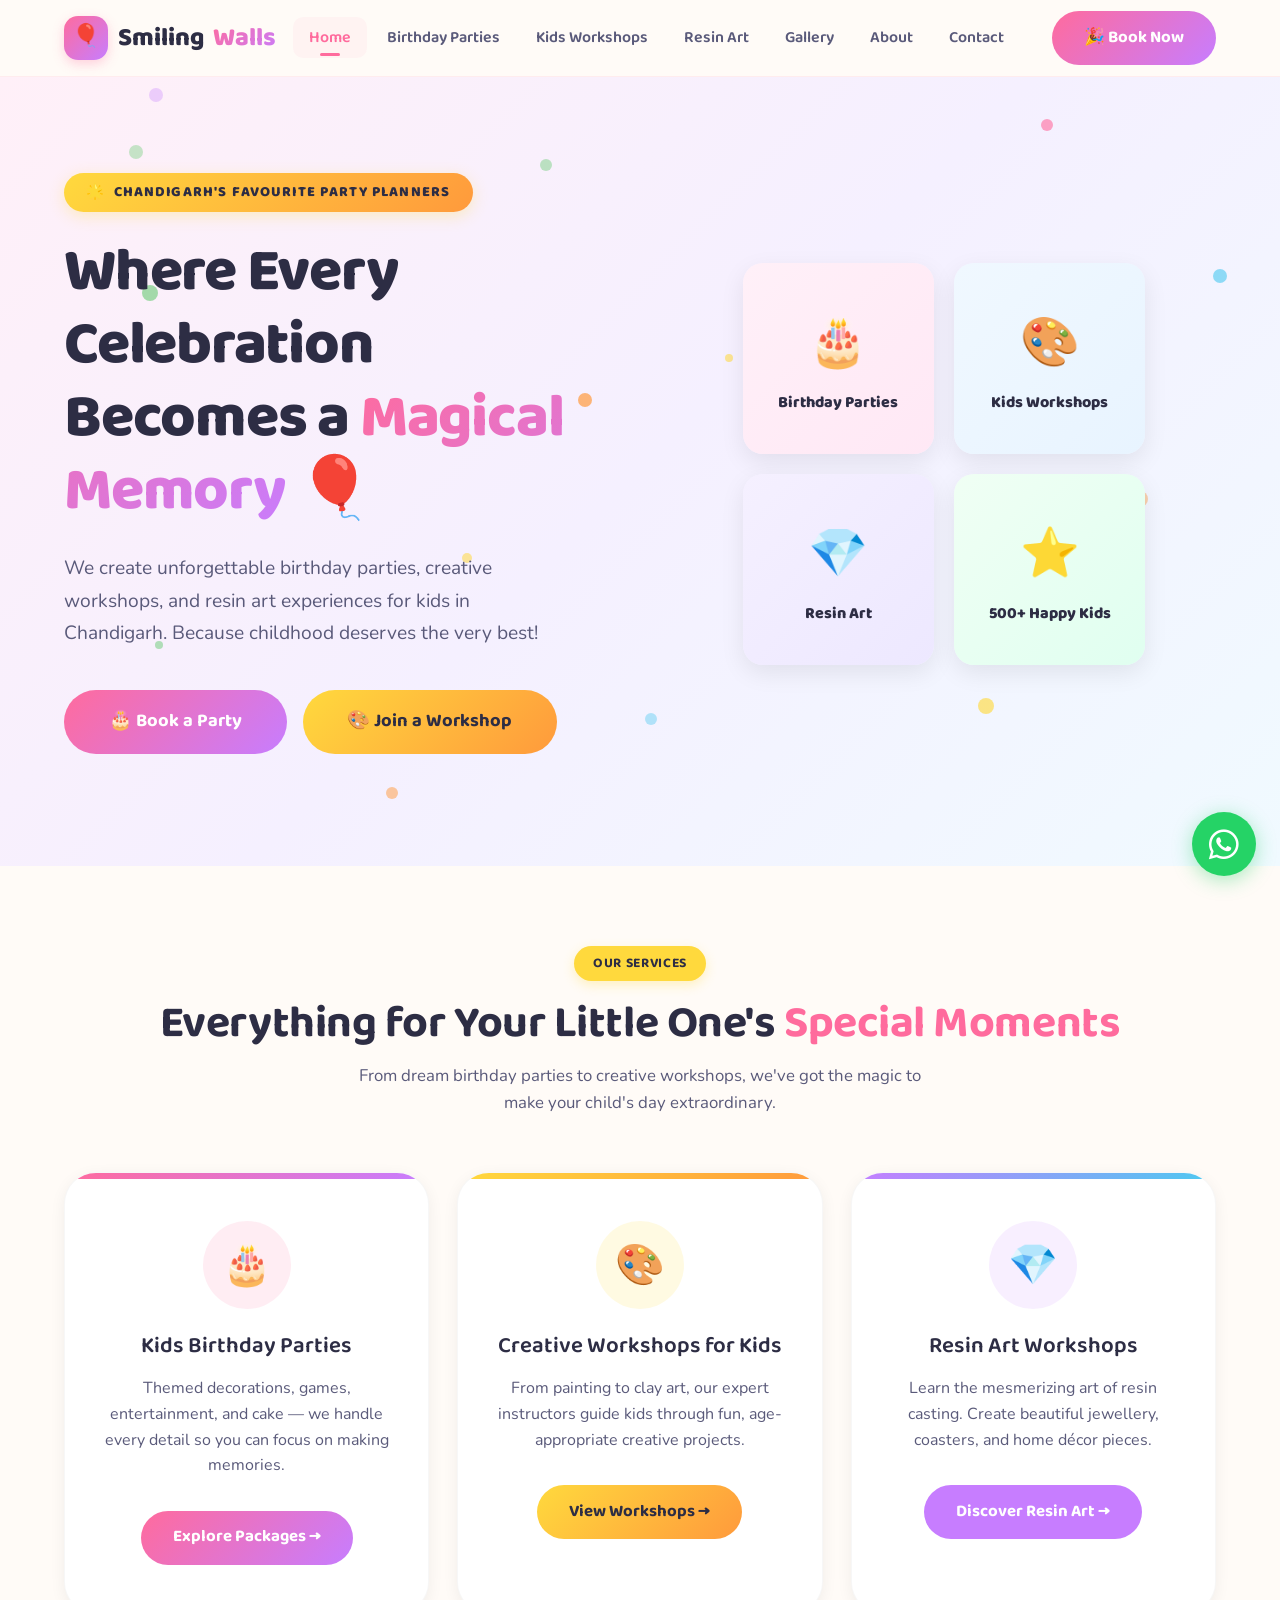
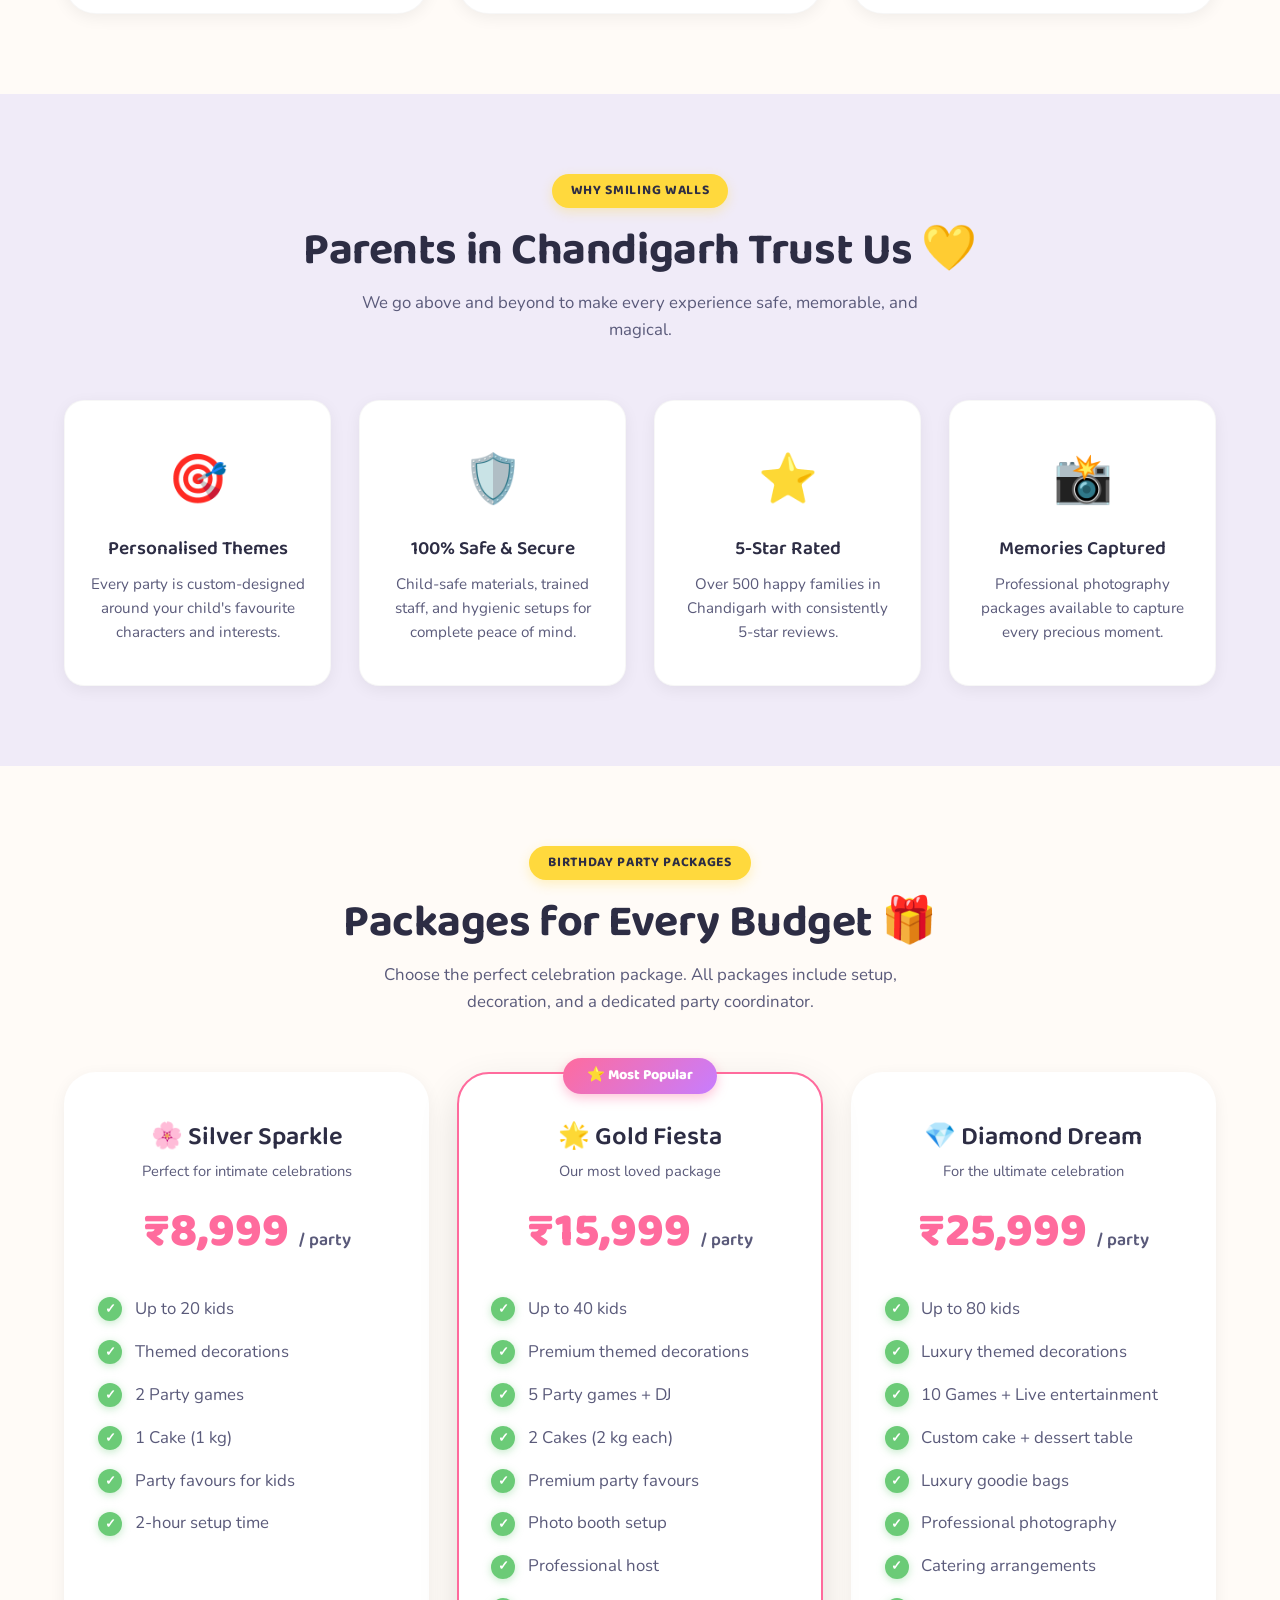
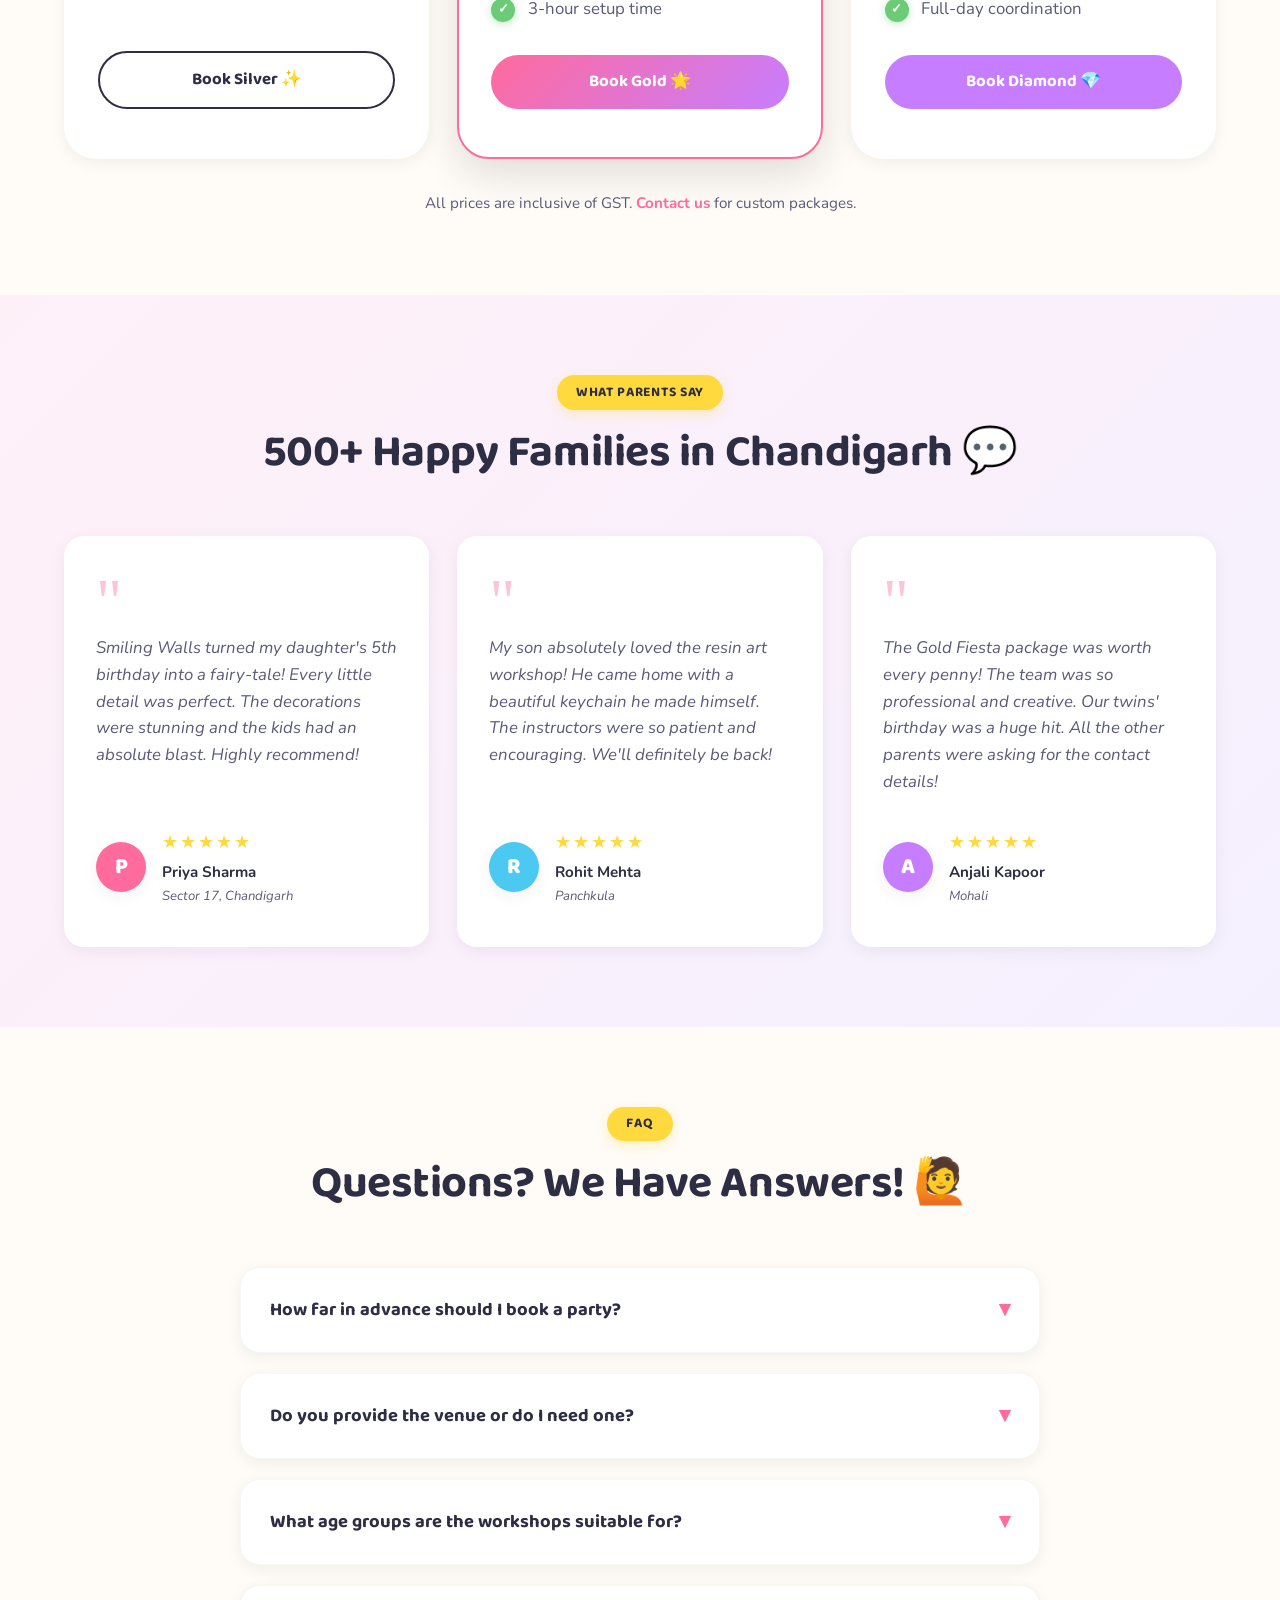
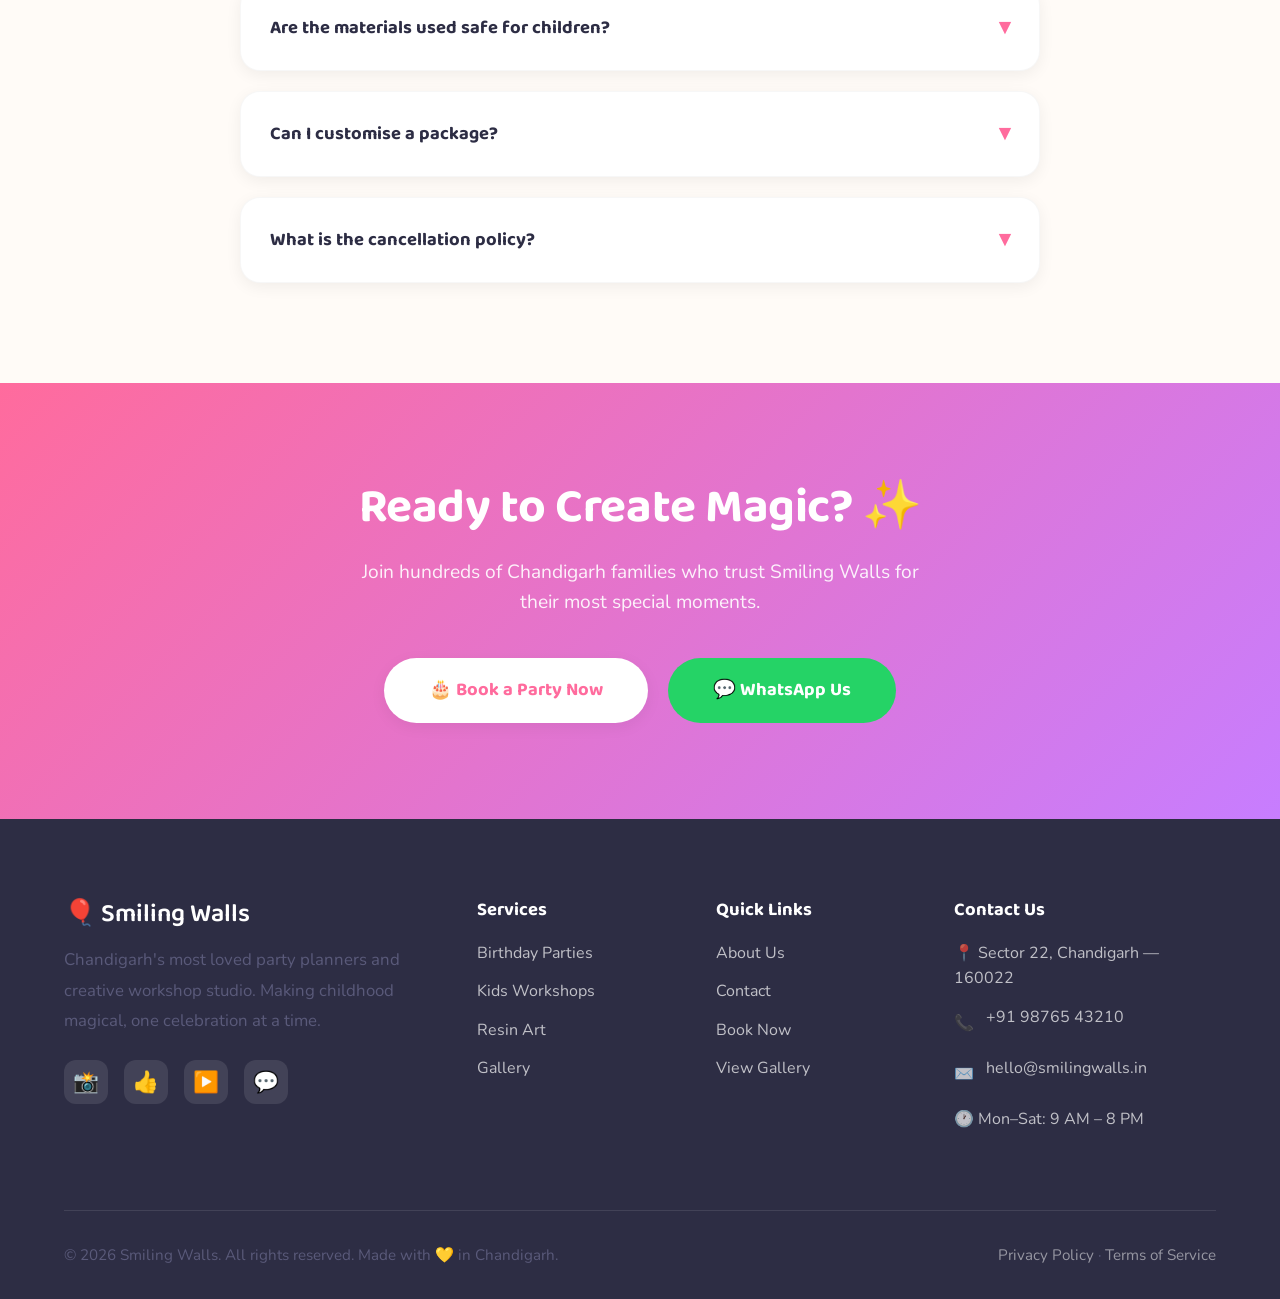
<file: index.html>
<!DOCTYPE html>
<html lang="en">

<head>
  <meta charset="UTF-8" />
  <meta name="viewport" content="width=device-width, initial-scale=1.0" />
  <title>Smiling Walls — Kids Birthday Parties & Creative Workshops in Chandigarh</title>
  <meta name="description"
    content="Smiling Walls creates magical birthday parties and creative workshops for kids in Chandigarh. Book now for unforgettable experiences!" />
  <meta name="keywords"
    content="kids birthday party Chandigarh, birthday party planners Chandigarh, kids workshops Chandigarh, resin art workshop, creative workshops for kids" />
  <meta name="author" content="Smiling Walls" />
  <meta name="robots" content="index, follow" />

  <!-- Open Graph -->
  <meta property="og:type" content="website" />
  <meta property="og:title" content="Smiling Walls — Kids Birthday Parties & Creative Workshops in Chandigarh" />
  <meta property="og:description"
    content="Magical birthday parties & creative workshops for kids in Chandigarh. Make memories that last a lifetime!" />
  <meta property="og:url" content="https://smilingwalls.in/" />
  <meta property="og:image" content="https://smilingwalls.in/images/og-home.jpg" />
  <meta property="og:locale" content="en_IN" />

  <!-- Twitter Card -->
  <meta name="twitter:card" content="summary_large_image" />
  <meta name="twitter:title" content="Smiling Walls — Kids Birthday Parties & Workshops" />
  <meta name="twitter:description" content="Magical birthday parties & creative workshops for kids in Chandigarh." />
  <meta name="twitter:image" content="https://smilingwalls.in/images/og-home.jpg" />

  <!-- Local SEO -->
  <meta name="geo.region" content="IN-CH" />
  <meta name="geo.placename" content="Chandigarh" />

  <!-- Canonical -->
  <link rel="canonical" href="https://smilingwalls.in/" />

  <!-- Preconnect fonts -->
  <link rel="preconnect" href="https://fonts.googleapis.com" />
  <link rel="preconnect" href="https://fonts.gstatic.com" crossorigin />

  <link rel="stylesheet" href="https://cdnjs.cloudflare.com/ajax/libs/font-awesome/6.5.1/css/all.min.css" />
  <link rel="stylesheet" href="css/style.css" />

  <!-- Structured Data: Local Business -->
  <script type="application/ld+json">
  {
    "@context": "https://schema.org",
    "@type": "LocalBusiness",
    "name": "Smiling Walls",
    "description": "Kids birthday party planning, creative workshops, and resin art workshops in Chandigarh, India.",
    "url": "https://smilingwalls.in",
    "telephone": "+91-98765-43210",
    "address": {
      "@type": "PostalAddress",
      "streetAddress": "Sector 22",
      "addressLocality": "Chandigarh",
      "addressRegion": "Chandigarh",
      "postalCode": "160022",
      "addressCountry": "IN"
    },
    "areaServed": "Chandigarh",
    "priceRange": "₹₹",
    "openingHours": "Mo-Sa 09:00-20:00"
  }
  </script>
</head>

<body>
  <!-- Skip to main content for screen readers -->
  <a href="#main" class="skip-link">Skip to main content</a>

  <!-- ===== NAVBAR ===== -->
  <nav class="navbar" role="navigation" aria-label="Main navigation">
    <div class="navbar-inner">
      <a href="index.html" class="navbar-brand" aria-label="Smiling Walls Home">
        <div class="logo-icon" aria-hidden="true">🎈</div>
        Smiling <span>Walls</span>
      </a>

      <ul class="nav-links" role="list">
        <li><a href="index.html" class="active">Home</a></li>
        <li><a href="birthday-parties.html">Birthday Parties</a></li>
        <li><a href="kids-workshops.html">Kids Workshops</a></li>
        <li><a href="resin-workshops.html">Resin Art</a></li>
        <li><a href="gallery.html">Gallery</a></li>
        <li><a href="about.html">About</a></li>
        <li><a href="contact.html">Contact</a></li>
      </ul>

      <a href="contact.html" class="btn btn-primary nav-cta" aria-label="Book now">🎉 Book Now</a>

      <button class="hamburger" aria-label="Toggle mobile menu" aria-expanded="false" aria-controls="mobile-menu">
        <span></span><span></span><span></span>
      </button>
    </div>
  </nav>

  <!-- Mobile Menu -->
  <div id="mobile-menu" class="mobile-menu" role="navigation" aria-label="Mobile navigation">
    <a href="index.html">🏠 Home</a>
    <a href="birthday-parties.html">🎂 Birthday Parties</a>
    <a href="kids-workshops.html">🎨 Kids Workshops</a>
    <a href="resin-workshops.html">💎 Resin Art</a>
    <a href="gallery.html">📸 Gallery</a>
    <a href="about.html">💛 About</a>
    <a href="contact.html">📞 Contact</a>
    <a href="contact.html" class="btn btn-primary" style="text-align:center;margin-top:0.5rem">🎉 Book Now</a>
  </div>

  <main id="main">

    <!-- ===== HERO ===== -->
    <section class="hero" aria-label="Hero section">
      <div class="hero-confetti" aria-hidden="true"></div>
      <div class="container">
        <div class="hero-content">
          <div class="hero-text">
            <div class="hero-tagline">
              <span>🌟</span> Chandigarh's Favourite Party Planners
            </div>
            <h1>Where Every Celebration Becomes a <span>Magical Memory</span> 🎈</h1>
            <p>We create unforgettable birthday parties, creative workshops, and resin art experiences for kids in
              Chandigarh. Because childhood deserves the very best!</p>
            <div class="hero-btns">
              <a href="contact.html" class="btn btn-primary btn-lg">🎂 Book a Party</a>
              <a href="kids-workshops.html" class="btn btn-secondary btn-lg">🎨 Join a Workshop</a>
            </div>
          </div>

          <div class="hero-visual" aria-hidden="true">
            <div class="hero-card-grid">
              <div class="hero-service-card" style="background:linear-gradient(135deg,#fff0f8,#ffe8f5)">
                <div class="icon">🎂</div>
                <h4>Birthday Parties</h4>
              </div>
              <div class="hero-service-card" style="background:linear-gradient(135deg,#f0f8ff,#e8f4ff)">
                <div class="icon">🎨</div>
                <h4>Kids Workshops</h4>
              </div>
              <div class="hero-service-card" style="background:linear-gradient(135deg,#f5f0ff,#ede8ff)">
                <div class="icon">💎</div>
                <h4>Resin Art</h4>
              </div>
              <div class="hero-service-card" style="background:linear-gradient(135deg,#f0fff4,#e0fff0)">
                <div class="icon">⭐</div>
                <h4>500+ Happy Kids</h4>
              </div>
            </div>
          </div>
        </div>
      </div>
    </section>

    <!-- ===== SERVICES ===== -->
    <section class="section-pad" aria-labelledby="services-heading">
      <div class="container">
        <div class="section-title animate-up">
          <div class="badge">Our Services</div>
          <h2 id="services-heading">Everything for Your Little One's <span class="text-pink">Special Moments</span></h2>
          <p>From dream birthday parties to creative workshops, we've got the magic to make your child's day
            extraordinary.</p>
        </div>

        <div class="services-grid">
          <article class="service-card pink animate-up delay-1">
            <div class="icon-wrap">🎂</div>
            <h3>Kids Birthday Parties</h3>
            <p>Themed decorations, games, entertainment, and cake — we handle every detail so you can focus on making
              memories.</p>
            <a href="birthday-parties.html" class="btn btn-primary">Explore Packages →</a>
          </article>

          <article class="service-card yellow animate-up delay-2">
            <div class="icon-wrap">🎨</div>
            <h3>Creative Workshops for Kids</h3>
            <p>From painting to clay art, our expert instructors guide kids through fun, age-appropriate creative
              projects.</p>
            <a href="kids-workshops.html" class="btn btn-secondary">View Workshops →</a>
          </article>

          <article class="service-card purple animate-up delay-3">
            <div class="icon-wrap">💎</div>
            <h3>Resin Art Workshops</h3>
            <p>Learn the mesmerizing art of resin casting. Create beautiful jewellery, coasters, and home décor pieces.
            </p>
            <a href="resin-workshops.html" class="btn btn-purple">Discover Resin Art →</a>
          </article>
        </div>
      </div>
    </section>

    <!-- ===== WHY CHOOSE US ===== -->
    <section class="section-pad bg-light" aria-labelledby="why-heading">
      <div class="container">
        <div class="section-title animate-up">
          <div class="badge">Why Smiling Walls</div>
          <h2 id="why-heading">Parents in Chandigarh Trust Us 💛</h2>
          <p>We go above and beyond to make every experience safe, memorable, and magical.</p>
        </div>

        <div class="why-grid">
          <div class="why-card animate-up delay-1">
            <div class="icon">🎯</div>
            <h3>Personalised Themes</h3>
            <p>Every party is custom-designed around your child's favourite characters and interests.</p>
          </div>
          <div class="why-card animate-up delay-2">
            <div class="icon">🛡️</div>
            <h3>100% Safe & Secure</h3>
            <p>Child-safe materials, trained staff, and hygienic setups for complete peace of mind.</p>
          </div>
          <div class="why-card animate-up delay-3">
            <div class="icon">⭐</div>
            <h3>5-Star Rated</h3>
            <p>Over 500 happy families in Chandigarh with consistently 5-star reviews.</p>
          </div>
          <div class="why-card animate-up delay-4">
            <div class="icon">📸</div>
            <h3>Memories Captured</h3>
            <p>Professional photography packages available to capture every precious moment.</p>
          </div>
        </div>
      </div>
    </section>

    <!-- ===== PRICING ===== -->
    <section class="section-pad" aria-labelledby="pricing-heading">
      <div class="container">
        <div class="section-title animate-up">
          <div class="badge">Birthday Party Packages</div>
          <h2 id="pricing-heading">Packages for Every Budget 🎁</h2>
          <p>Choose the perfect celebration package. All packages include setup, decoration, and a dedicated party
            coordinator.</p>
        </div>

        <div class="pricing-grid">
          <div class="pricing-card animate-up delay-1">
            <h3>🌸 Silver Sparkle</h3>
            <p style="font-size:0.92rem;color:var(--mid)">Perfect for intimate celebrations</p>
            <div class="price">₹8,999 <small>/ party</small></div>
            <ul class="pricing-features">
              <li>Up to 20 kids</li>
              <li>Themed decorations</li>
              <li>2 Party games</li>
              <li>1 Cake (1 kg)</li>
              <li>Party favours for kids</li>
              <li>2-hour setup time</li>
            </ul>
            <a href="contact.html" class="btn btn-outline" style="width:100%;justify-content:center">Book Silver ✨</a>
          </div>

          <div class="pricing-card featured animate-up delay-2">
            <div class="popular-badge">⭐ Most Popular</div>
            <h3>🌟 Gold Fiesta</h3>
            <p style="font-size:0.92rem;color:var(--mid)">Our most loved package</p>
            <div class="price">₹15,999 <small>/ party</small></div>
            <ul class="pricing-features">
              <li>Up to 40 kids</li>
              <li>Premium themed decorations</li>
              <li>5 Party games + DJ</li>
              <li>2 Cakes (2 kg each)</li>
              <li>Premium party favours</li>
              <li>Photo booth setup</li>
              <li>Professional host</li>
              <li>3-hour setup time</li>
            </ul>
            <a href="contact.html" class="btn btn-primary" style="width:100%;justify-content:center">Book Gold 🌟</a>
          </div>

          <div class="pricing-card animate-up delay-3">
            <h3>💎 Diamond Dream</h3>
            <p style="font-size:0.92rem;color:var(--mid)">For the ultimate celebration</p>
            <div class="price">₹25,999 <small>/ party</small></div>
            <ul class="pricing-features">
              <li>Up to 80 kids</li>
              <li>Luxury themed decorations</li>
              <li>10 Games + Live entertainment</li>
              <li>Custom cake + dessert table</li>
              <li>Luxury goodie bags</li>
              <li>Professional photography</li>
              <li>Catering arrangements</li>
              <li>Full-day coordination</li>
            </ul>
            <a href="contact.html" class="btn btn-purple" style="width:100%;justify-content:center">Book Diamond 💎</a>
          </div>
        </div>

        <p class="text-center mt-2" style="color:var(--mid);font-size:0.95rem">
          All prices are inclusive of GST. <a href="contact.html" style="color:var(--pink);font-weight:700">Contact
            us</a> for custom packages.
        </p>
      </div>
    </section>

    <!-- ===== TESTIMONIALS ===== -->
    <section class="section-pad testimonials-section" aria-labelledby="testimonials-heading">
      <div class="container">
        <div class="section-title animate-up">
          <div class="badge">What Parents Say</div>
          <h2 id="testimonials-heading">500+ Happy Families in Chandigarh 💬</h2>
        </div>

        <div class="testimonials-grid">
          <article class="testimonial-card animate-up delay-1">
            <div class="quote" aria-hidden="true">"</div>
            <p>Smiling Walls turned my daughter's 5th birthday into a fairy-tale! Every little detail was perfect. The
              decorations were stunning and the kids had an absolute blast. Highly recommend!</p>
            <div class="testimonial-author">
              <div class="author-avatar" style="background:var(--pink)">P</div>
              <div>
                <div class="stars" aria-label="5 stars">★★★★★</div>
                <strong style="color:var(--dark);font-size:0.95rem">Priya Sharma</strong>
                <p style="font-size:0.82rem;margin:0">Sector 17, Chandigarh</p>
              </div>
            </div>
          </article>

          <article class="testimonial-card animate-up delay-2">
            <div class="quote" aria-hidden="true">"</div>
            <p>My son absolutely loved the resin art workshop! He came home with a beautiful keychain he made himself.
              The instructors were so patient and encouraging. We'll definitely be back!</p>
            <div class="testimonial-author">
              <div class="author-avatar" style="background:var(--teal)">R</div>
              <div>
                <div class="stars" aria-label="5 stars">★★★★★</div>
                <strong style="color:var(--dark);font-size:0.95rem">Rohit Mehta</strong>
                <p style="font-size:0.82rem;margin:0">Panchkula</p>
              </div>
            </div>
          </article>

          <article class="testimonial-card animate-up delay-3">
            <div class="quote" aria-hidden="true">"</div>
            <p>The Gold Fiesta package was worth every penny! The team was so professional and creative. Our twins'
              birthday was a huge hit. All the other parents were asking for the contact details!</p>
            <div class="testimonial-author">
              <div class="author-avatar" style="background:var(--purple)">A</div>
              <div>
                <div class="stars" aria-label="5 stars">★★★★★</div>
                <strong style="color:var(--dark);font-size:0.95rem">Anjali Kapoor</strong>
                <p style="font-size:0.82rem;margin:0">Mohali</p>
              </div>
            </div>
          </article>
        </div>
      </div>
    </section>

    <!-- ===== FAQ ===== -->
    <section class="section-pad" aria-labelledby="faq-heading">
      <div class="container">
        <div class="section-title animate-up">
          <div class="badge">FAQ</div>
          <h2 id="faq-heading">Questions? We Have Answers! 🙋</h2>
        </div>

        <div class="faq-list animate-up">
          <div class="faq-item">
            <button class="faq-question" aria-expanded="false">
              How far in advance should I book a party?
              <span class="chevron" aria-hidden="true">▾</span>
            </button>
            <div class="faq-answer">
              <p>We recommend booking at least 2–3 weeks in advance, especially for weekends. For peak seasons (summer
                vacations, December holidays), booking 4–6 weeks ahead ensures your preferred date.</p>
            </div>
          </div>

          <div class="faq-item">
            <button class="faq-question" aria-expanded="false">
              Do you provide the venue or do I need one?
              <span class="chevron" aria-hidden="true">▾</span>
            </button>
            <div class="faq-answer">
              <p>We can set up at your home, your chosen community hall, or any venue in Chandigarh. We work with
                several venue partners and can help you find the perfect space if needed.</p>
            </div>
          </div>

          <div class="faq-item">
            <button class="faq-question" aria-expanded="false">
              What age groups are the workshops suitable for?
              <span class="chevron" aria-hidden="true">▾</span>
            </button>
            <div class="faq-answer">
              <p>Our kids' creative workshops are designed for ages 5–14. Resin art workshops are best suited for ages
                10 and above due to the materials involved, with adult supervision always present.</p>
            </div>
          </div>

          <div class="faq-item">
            <button class="faq-question" aria-expanded="false">
              Are the materials used safe for children?
              <span class="chevron" aria-hidden="true">▾</span>
            </button>
            <div class="faq-answer">
              <p>Absolutely! We use only non-toxic, child-safe, and eco-friendly art supplies. Our resin is specially
                formulated with low VOC. Safety is our top priority at every event.</p>
            </div>
          </div>

          <div class="faq-item">
            <button class="faq-question" aria-expanded="false">
              Can I customise a package?
              <span class="chevron" aria-hidden="true">▾</span>
            </button>
            <div class="faq-answer">
              <p>Yes! Every child is unique and we love creating custom experiences. Contact us with your requirements
                and budget, and we'll design a personalised package just for your little one.</p>
            </div>
          </div>

          <div class="faq-item">
            <button class="faq-question" aria-expanded="false">
              What is the cancellation policy?
              <span class="chevron" aria-hidden="true">▾</span>
            </button>
            <div class="faq-answer">
              <p>Cancellations made more than 7 days before the event receive a full refund minus a 10% booking fee.
                Cancellations within 7 days are non-refundable but can be rescheduled once at no extra charge.</p>
            </div>
          </div>
        </div>
      </div>
    </section>

    <!-- ===== CTA BANNER ===== -->
    <section class="cta-banner" aria-label="Call to action">
      <div class="container">
        <h2>Ready to Create Magic? ✨</h2>
        <p>Join hundreds of Chandigarh families who trust Smiling Walls for their most special moments.</p>
        <div class="cta-banner-btns">
          <a href="contact.html" class="btn btn-white btn-lg">🎂 Book a Party Now</a>
          <a href="https://wa.me/9814910307?text=Hi%20Smiling%20Walls!%20I%20want%20to%20book%20an%20event."
            class="btn btn-whatsapp btn-lg" target="_blank" rel="noopener noreferrer" aria-label="Chat on WhatsApp">
            💬 WhatsApp Us
          </a>
        </div>
      </div>
    </section>

  </main>

  <!-- ===== FOOTER ===== -->
  <footer role="contentinfo">
    <div class="container">
      <div class="footer-grid">
        <div class="footer-brand">
          <h3>🎈 Smiling Walls</h3>
          <p>Chandigarh's most loved party planners and creative workshop studio. Making childhood magical, one
            celebration at a time.</p>
          <div class="social-links">
            <a href="#" class="social-link" aria-label="Instagram">📸</a>
            <a href="#" class="social-link" aria-label="Facebook">👍</a>
            <a href="#" class="social-link" aria-label="YouTube">▶️</a>
            <a href="https://wa.me/9814910307" class="social-link" aria-label="WhatsApp" target="_blank"
              rel="noopener">💬</a>
          </div>
        </div>

        <div class="footer-col">
          <h4>Services</h4>
          <a href="birthday-parties.html">Birthday Parties</a>
          <a href="kids-workshops.html">Kids Workshops</a>
          <a href="resin-workshops.html">Resin Art</a>
          <a href="gallery.html">Gallery</a>
        </div>

        <div class="footer-col">
          <h4>Quick Links</h4>
          <a href="about.html">About Us</a>
          <a href="contact.html">Contact</a>
          <a href="contact.html#booking-form">Book Now</a>
          <a href="gallery.html">View Gallery</a>
        </div>

        <div class="footer-col footer-contact">
          <h4>Contact Us</h4>
          <p>📍 Sector 22, Chandigarh — 160022</p>
          <p>📞 <a href="tel:+9814910307">+91 98765 43210</a></p>
          <p>✉️ <a href="mailto:hello@smilingwalls.in">hello@smilingwalls.in</a></p>
          <p>🕐 Mon–Sat: 9 AM – 8 PM</p>
        </div>
      </div>

      <div class="footer-bottom">
        <p>© 2026 Smiling Walls. All rights reserved. Made with 💛 in Chandigarh.</p>
        <p><a href="#" style="color:rgba(255,255,255,0.5)">Privacy Policy</a> · <a href="#"
            style="color:rgba(255,255,255,0.5)">Terms of Service</a></p>
      </div>
    </div>
  </footer>

  <!-- WhatsApp FAB -->
  <a href="https://wa.me/9814910307?text=Hi%20Smiling%20Walls!%20I%20want%20to%20book%20an%20event."
    class="whatsapp-float" target="_blank" rel="noopener noreferrer" aria-label="Chat with us on WhatsApp">
    <i class="fab fa-whatsapp"></i>
  </a>

  <script src="js/main.js" defer></script>
</body>

</html>
</file>
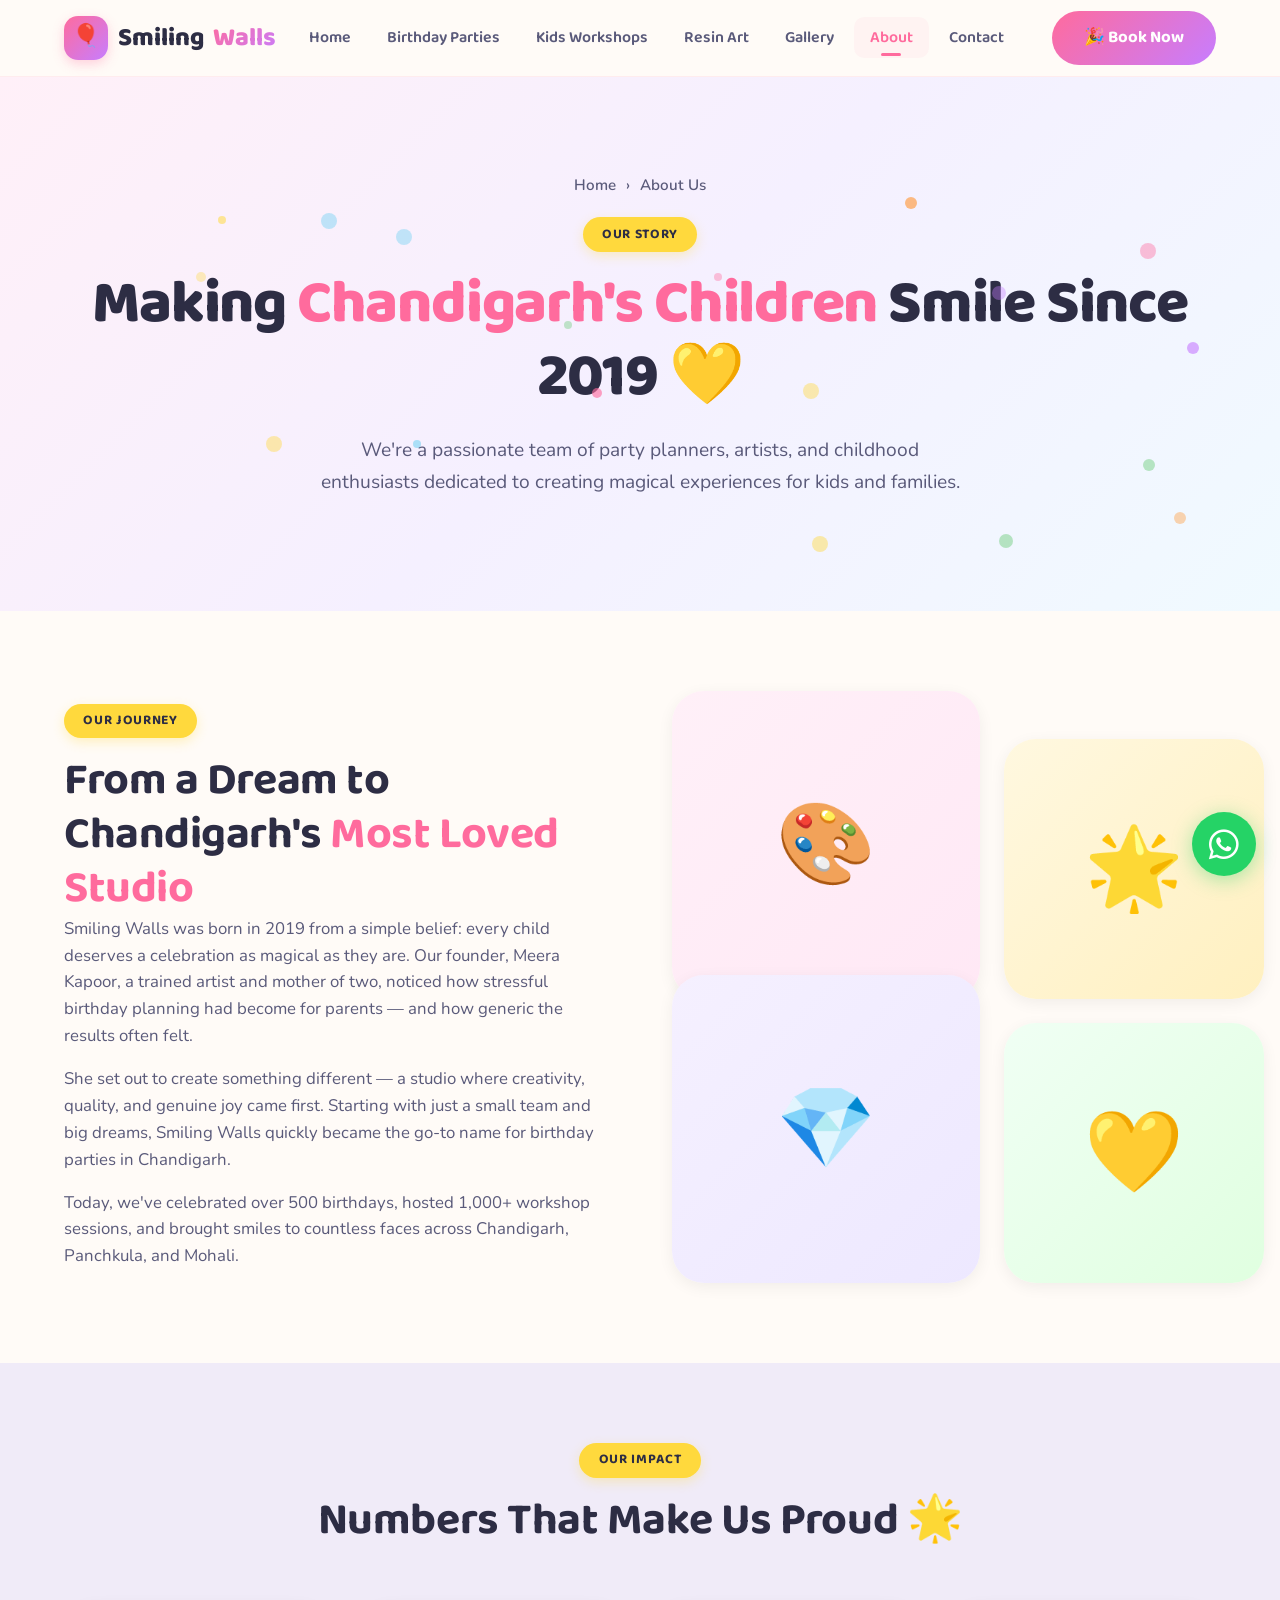
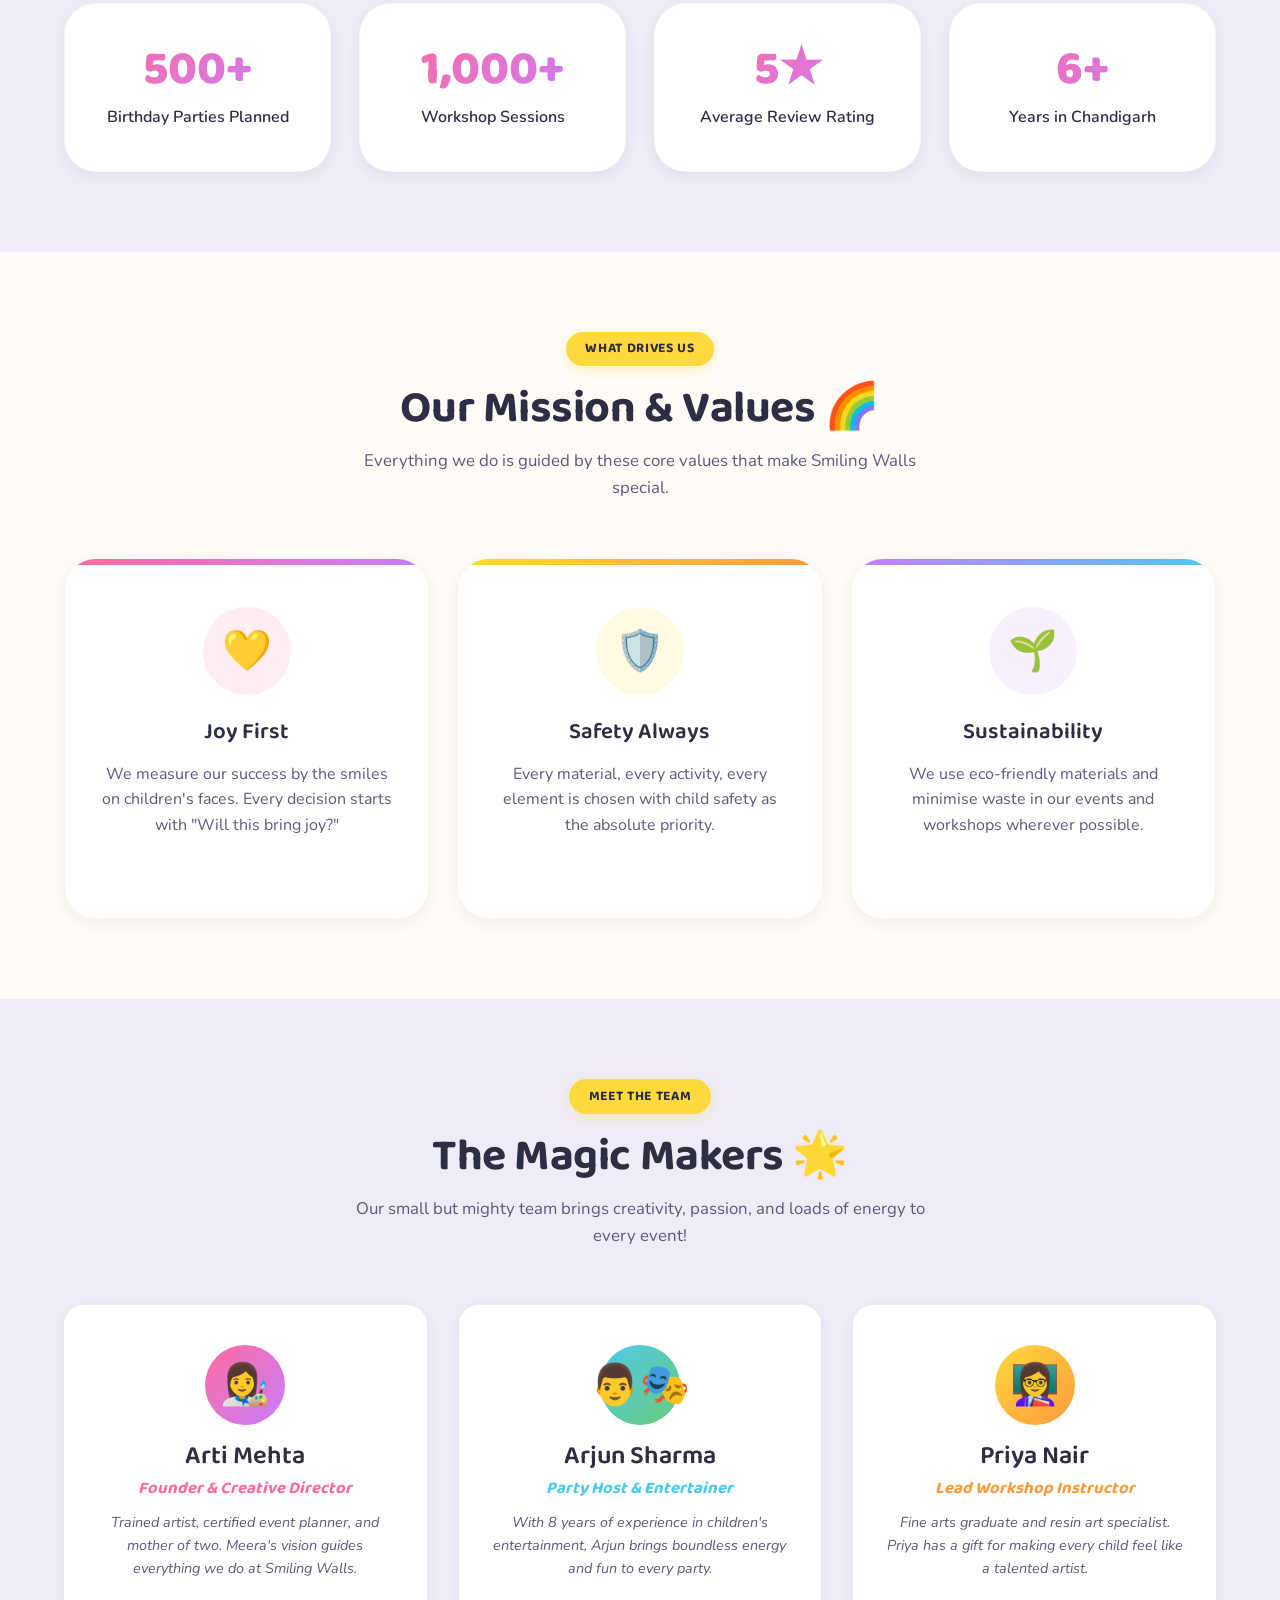
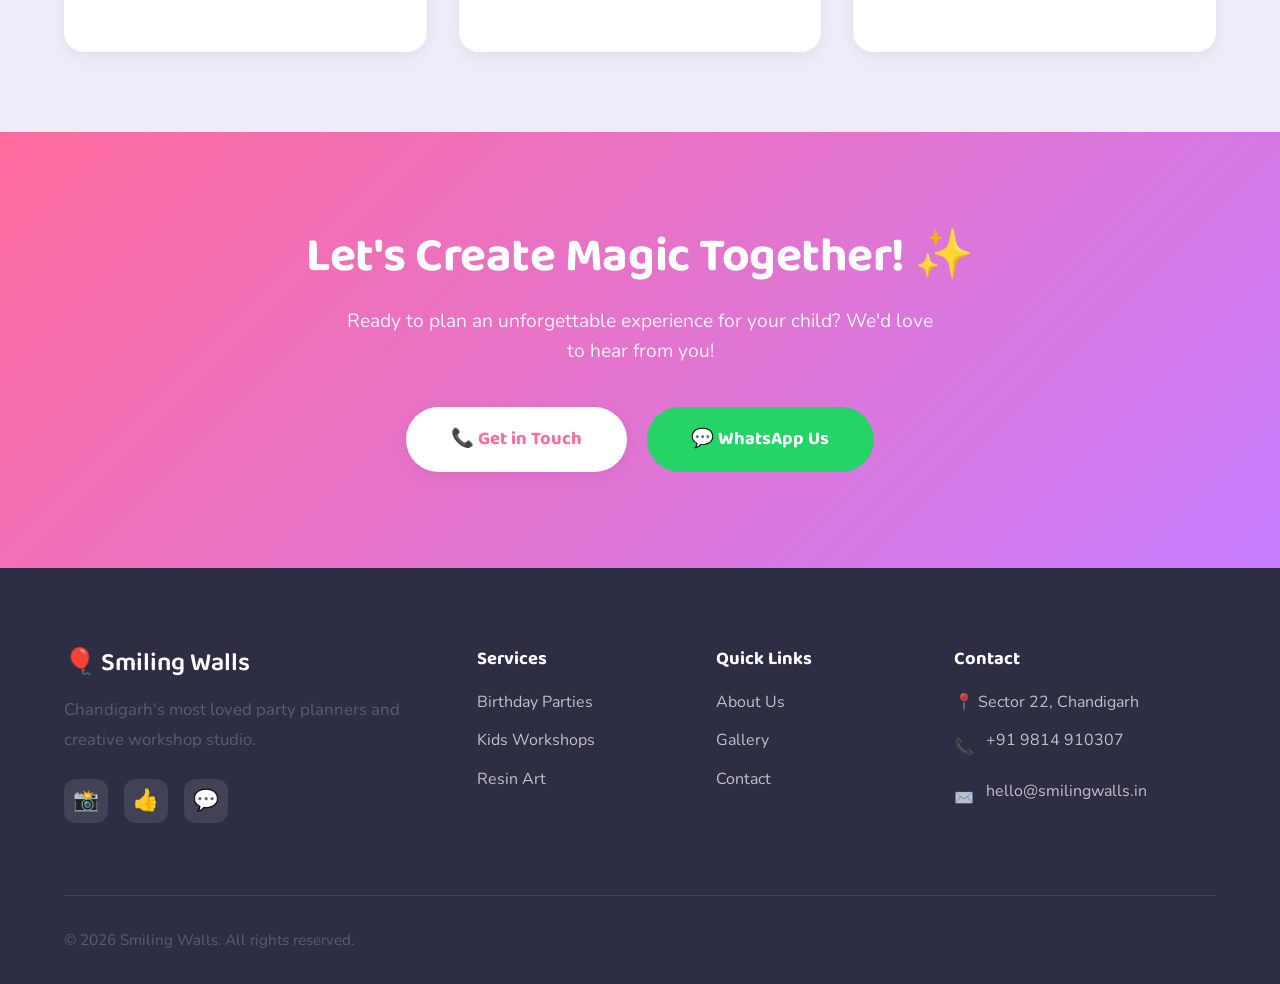
<file: about.html>
<!DOCTYPE html>
<html lang="en">

<head>
  <meta charset="UTF-8" />
  <meta name="viewport" content="width=device-width, initial-scale=1.0" />
  <title>About Us — Smiling Walls, Chandigarh's Favourite Kids Party Planners</title>
  <meta name="description"
    content="Meet the team behind Smiling Walls — Chandigarh's most loved kids birthday party planners and creative workshop studio. Our story, mission & values." />
  <meta name="keywords"
    content="about Smiling Walls, kids party planners Chandigarh team, creative workshop studio Chandigarh" />
  <meta property="og:title" content="About Smiling Walls — Chandigarh Kids Party Planners" />
  <meta property="og:url" content="https://smilingwalls.in/about.html" />
  <link rel="canonical" href="https://smilingwalls.in/about.html" />
  <link rel="preconnect" href="https://fonts.googleapis.com" />
  <link rel="preconnect" href="https://fonts.gstatic.com" crossorigin />
  <link rel="stylesheet" href="https://cdnjs.cloudflare.com/ajax/libs/font-awesome/6.5.1/css/all.min.css" />
  <link rel="stylesheet" href="css/style.css" />
</head>

<body>
  <a href="#main" class="skip-link">Skip to main content</a>

  <nav class="navbar" role="navigation" aria-label="Main navigation">
    <div class="navbar-inner">
      <a href="index.html" class="navbar-brand">
        <div class="logo-icon" aria-hidden="true">🎈</div>
        Smiling <span>Walls</span>
      </a>
      <ul class="nav-links" role="list">
        <li><a href="index.html">Home</a></li>
        <li><a href="birthday-parties.html">Birthday Parties</a></li>
        <li><a href="kids-workshops.html">Kids Workshops</a></li>
        <li><a href="resin-workshops.html">Resin Art</a></li>
        <li><a href="gallery.html">Gallery</a></li>
        <li><a href="about.html" class="active">About</a></li>
        <li><a href="contact.html">Contact</a></li>
      </ul>
      <a href="contact.html" class="btn btn-primary nav-cta">🎉 Book Now</a>
      <button class="hamburger" aria-label="Toggle mobile menu"
        aria-expanded="false"><span></span><span></span><span></span></button>
    </div>
  </nav>
  <div id="mobile-menu" class="mobile-menu">
    <a href="index.html">🏠 Home</a>
    <a href="birthday-parties.html">🎂 Birthday Parties</a>
    <a href="kids-workshops.html">🎨 Kids Workshops</a>
    <a href="resin-workshops.html">💎 Resin Art</a>
    <a href="gallery.html">📸 Gallery</a>
    <a href="about.html">💛 About</a>
    <a href="contact.html">📞 Contact</a>
  </div>

  <main id="main">
    <section class="page-hero">
      <div class="hero-confetti" aria-hidden="true"></div>
      <div class="container">
        <nav class="breadcrumb" aria-label="Breadcrumb">
          <a href="index.html">Home</a> <span>›</span>
          <span aria-current="page">About Us</span>
        </nav>
        <div class="badge">Our Story</div>
        <h1>Making <span class="text-pink">Chandigarh's Children</span> Smile Since 2019 💛</h1>
        <p>We're a passionate team of party planners, artists, and childhood enthusiasts dedicated to creating magical
          experiences for kids and families.</p>
      </div>
    </section>

    <!-- Our Story -->
    <section class="section-pad" aria-labelledby="story-heading">
      <div class="container">
        <div class="about-grid">
          <div class="animate-up">
            <div class="badge">Our Journey</div>
            <h2 id="story-heading">From a Dream to Chandigarh's <span class="text-pink">Most Loved Studio</span></h2>
            <p style="margin-bottom:1rem">Smiling Walls was born in 2019 from a simple belief: every child deserves a
              celebration as magical as they are. Our founder, Meera Kapoor, a trained artist and mother of two, noticed
              how stressful birthday planning had become for parents — and how generic the results often felt.</p>
            <p style="margin-bottom:1rem">She set out to create something different — a studio where creativity,
              quality, and genuine joy came first. Starting with just a small team and big dreams, Smiling Walls quickly
              became the go-to name for birthday parties in Chandigarh.</p>
            <p>Today, we've celebrated over 500 birthdays, hosted 1,000+ workshop sessions, and brought smiles to
              countless faces across Chandigarh, Panchkula, and Mohali.</p>
          </div>
          <div class="about-visual animate-up delay-2">
            <div class="about-img-card" style="background:linear-gradient(135deg,#fff0f8,#ffe8f5);font-size:5rem">🎨
            </div>
            <div class="about-img-card" style="background:linear-gradient(135deg,#fff8e0,#fff0c0);font-size:5rem">🌟
            </div>
            <div class="about-img-card" style="background:linear-gradient(135deg,#f5f0ff,#ede8ff);font-size:5rem">💎
            </div>
            <div class="about-img-card" style="background:linear-gradient(135deg,#f0fff4,#e0ffe0);font-size:5rem">💛
            </div>
          </div>
        </div>
      </div>
    </section>

    <!-- Stats -->
    <section class="section-pad bg-light" aria-labelledby="stats-heading">
      <div class="container">
        <div class="section-title animate-up">
          <div class="badge">Our Impact</div>
          <h2 id="stats-heading">Numbers That Make Us Proud 🌟</h2>
        </div>
        <div class="stats-row" style="grid-template-columns:repeat(4,1fr)">
          <div class="stat-card animate-up delay-1">
            <div class="number">500+</div>
            <p>Birthday Parties Planned</p>
          </div>
          <div class="stat-card animate-up delay-2">
            <div class="number">1,000+</div>
            <p>Workshop Sessions</p>
          </div>
          <div class="stat-card animate-up delay-3">
            <div class="number">5★</div>
            <p>Average Review Rating</p>
          </div>
          <div class="stat-card animate-up delay-4">
            <div class="number">6+</div>
            <p>Years in Chandigarh</p>
          </div>
        </div>
      </div>
    </section>

    <!-- Mission & Values -->
    <section class="section-pad" aria-labelledby="values-heading">
      <div class="container">
        <div class="section-title animate-up">
          <div class="badge">What Drives Us</div>
          <h2 id="values-heading">Our Mission & Values 🌈</h2>
          <p>Everything we do is guided by these core values that make Smiling Walls special.</p>
        </div>
        <div class="services-grid">
          <div class="service-card pink animate-up delay-1">
            <div class="icon-wrap">💛</div>
            <h3>Joy First</h3>
            <p>We measure our success by the smiles on children's faces. Every decision starts with "Will this bring
              joy?"</p>
          </div>
          <div class="service-card yellow animate-up delay-2">
            <div class="icon-wrap">🛡️</div>
            <h3>Safety Always</h3>
            <p>Every material, every activity, every element is chosen with child safety as the absolute priority.</p>
          </div>
          <div class="service-card purple animate-up delay-3">
            <div class="icon-wrap">🌱</div>
            <h3>Sustainability</h3>
            <p>We use eco-friendly materials and minimise waste in our events and workshops wherever possible.</p>
          </div>
        </div>
      </div>
    </section>

    <!-- Team -->
    <section class="section-pad bg-light" aria-labelledby="team-heading">
      <div class="container">
        <div class="section-title animate-up">
          <div class="badge">Meet the Team</div>
          <h2 id="team-heading">The Magic Makers 🌟</h2>
          <p>Our small but mighty team brings creativity, passion, and loads of energy to every event!</p>
        </div>
        <div style="display:grid;grid-template-columns:repeat(3,1fr);gap:2rem">
          <div class="testimonial-card animate-up delay-1" style="text-align:center">
            <div
              style="width:80px;height:80px;border-radius:50%;background:linear-gradient(135deg,var(--pink),var(--purple));display:flex;align-items:center;justify-content:center;font-size:2.5rem;margin:0 auto 1rem">
              👩‍🎨</div>
            <h3 style="margin-bottom:0.25rem">Arti Mehta</h3>
            <p style="color:var(--pink);font-weight:700;font-family:var(--font-head);margin-bottom:0.5rem">Founder &
              Creative Director</p>
            <p style="font-size:0.9rem">Trained artist, certified event planner, and mother of two. Meera's vision
              guides everything we do at Smiling Walls.</p>
          </div>
          <div class="testimonial-card animate-up delay-2" style="text-align:center">
            <div
              style="width:80px;height:80px;border-radius:50%;background:linear-gradient(135deg,var(--teal),var(--green));display:flex;align-items:center;justify-content:center;font-size:2.5rem;margin:0 auto 1rem">
              👨‍🎭</div>
            <h3 style="margin-bottom:0.25rem">Arjun Sharma</h3>
            <p style="color:var(--teal);font-weight:700;font-family:var(--font-head);margin-bottom:0.5rem">Party Host &
              Entertainer</p>
            <p style="font-size:0.9rem">With 8 years of experience in children's entertainment, Arjun brings boundless
              energy and fun to every party.</p>
          </div>
          <div class="testimonial-card animate-up delay-3" style="text-align:center">
            <div
              style="width:80px;height:80px;border-radius:50%;background:linear-gradient(135deg,var(--yellow),var(--orange));display:flex;align-items:center;justify-content:center;font-size:2.5rem;margin:0 auto 1rem">
              👩‍🏫</div>
            <h3 style="margin-bottom:0.25rem">Priya Nair</h3>
            <p style="color:var(--orange);font-weight:700;font-family:var(--font-head);margin-bottom:0.5rem">Lead
              Workshop Instructor</p>
            <p style="font-size:0.9rem">Fine arts graduate and resin art specialist. Priya has a gift for making every
              child feel like a talented artist.</p>
          </div>
        </div>
      </div>
    </section>

    <!-- CTA -->
    <section class="cta-banner">
      <div class="container">
        <h2>Let's Create Magic Together! ✨</h2>
        <p>Ready to plan an unforgettable experience for your child? We'd love to hear from you!</p>
        <div class="cta-banner-btns">
          <a href="contact.html" class="btn btn-white btn-lg">📞 Get in Touch</a>
          <a href="https://wa.me/919814910307" class="btn btn-whatsapp btn-lg" target="_blank" rel="noopener">💬
            WhatsApp Us</a>
        </div>
      </div>
    </section>
  </main>

  <footer role="contentinfo">
    <div class="container">
      <div class="footer-grid">
        <div class="footer-brand">
          <h3>🎈 Smiling Walls</h3>
          <p>Chandigarh's most loved party planners and creative workshop studio.</p>
          <div class="social-links">
            <a href="#" class="social-link" aria-label="Instagram">📸</a>
            <a href="#" class="social-link" aria-label="Facebook">👍</a>
            <a href="https://wa.me/919814910307" class="social-link" aria-label="WhatsApp" target="_blank"
              rel="noopener">💬</a>
          </div>
        </div>
        <div class="footer-col">
          <h4>Services</h4>
          <a href="birthday-parties.html">Birthday Parties</a>
          <a href="kids-workshops.html">Kids Workshops</a>
          <a href="resin-workshops.html">Resin Art</a>
        </div>
        <div class="footer-col">
          <h4>Quick Links</h4>
          <a href="about.html">About Us</a>
          <a href="gallery.html">Gallery</a>
          <a href="contact.html">Contact</a>
        </div>
        <div class="footer-col footer-contact">
          <h4>Contact</h4>
          <p>📍 Sector 22, Chandigarh</p>
          <p>📞 <a href="tel:+919814910307">+91 9814 910307</a></p>
          <p>✉️ <a href="mailto:hello@smilingwalls.in">hello@smilingwalls.in</a></p>
        </div>
      </div>
      <div class="footer-bottom">
        <p>© 2026 Smiling Walls. All rights reserved.</p>
      </div>
    </div>
  </footer>

  <!-- WhatsApp FAB -->
  <a href="https://wa.me/9814910307?text=Hi%20Smiling%20Walls!%20I%20want%20to%20book%20an%20event."
    class="whatsapp-float" target="_blank" rel="noopener noreferrer" aria-label="Chat with us on WhatsApp">
    <i class="fab fa-whatsapp"></i>
  </a>

  <script src="js/main.js" defer></script>
</body>

</html>
</file>
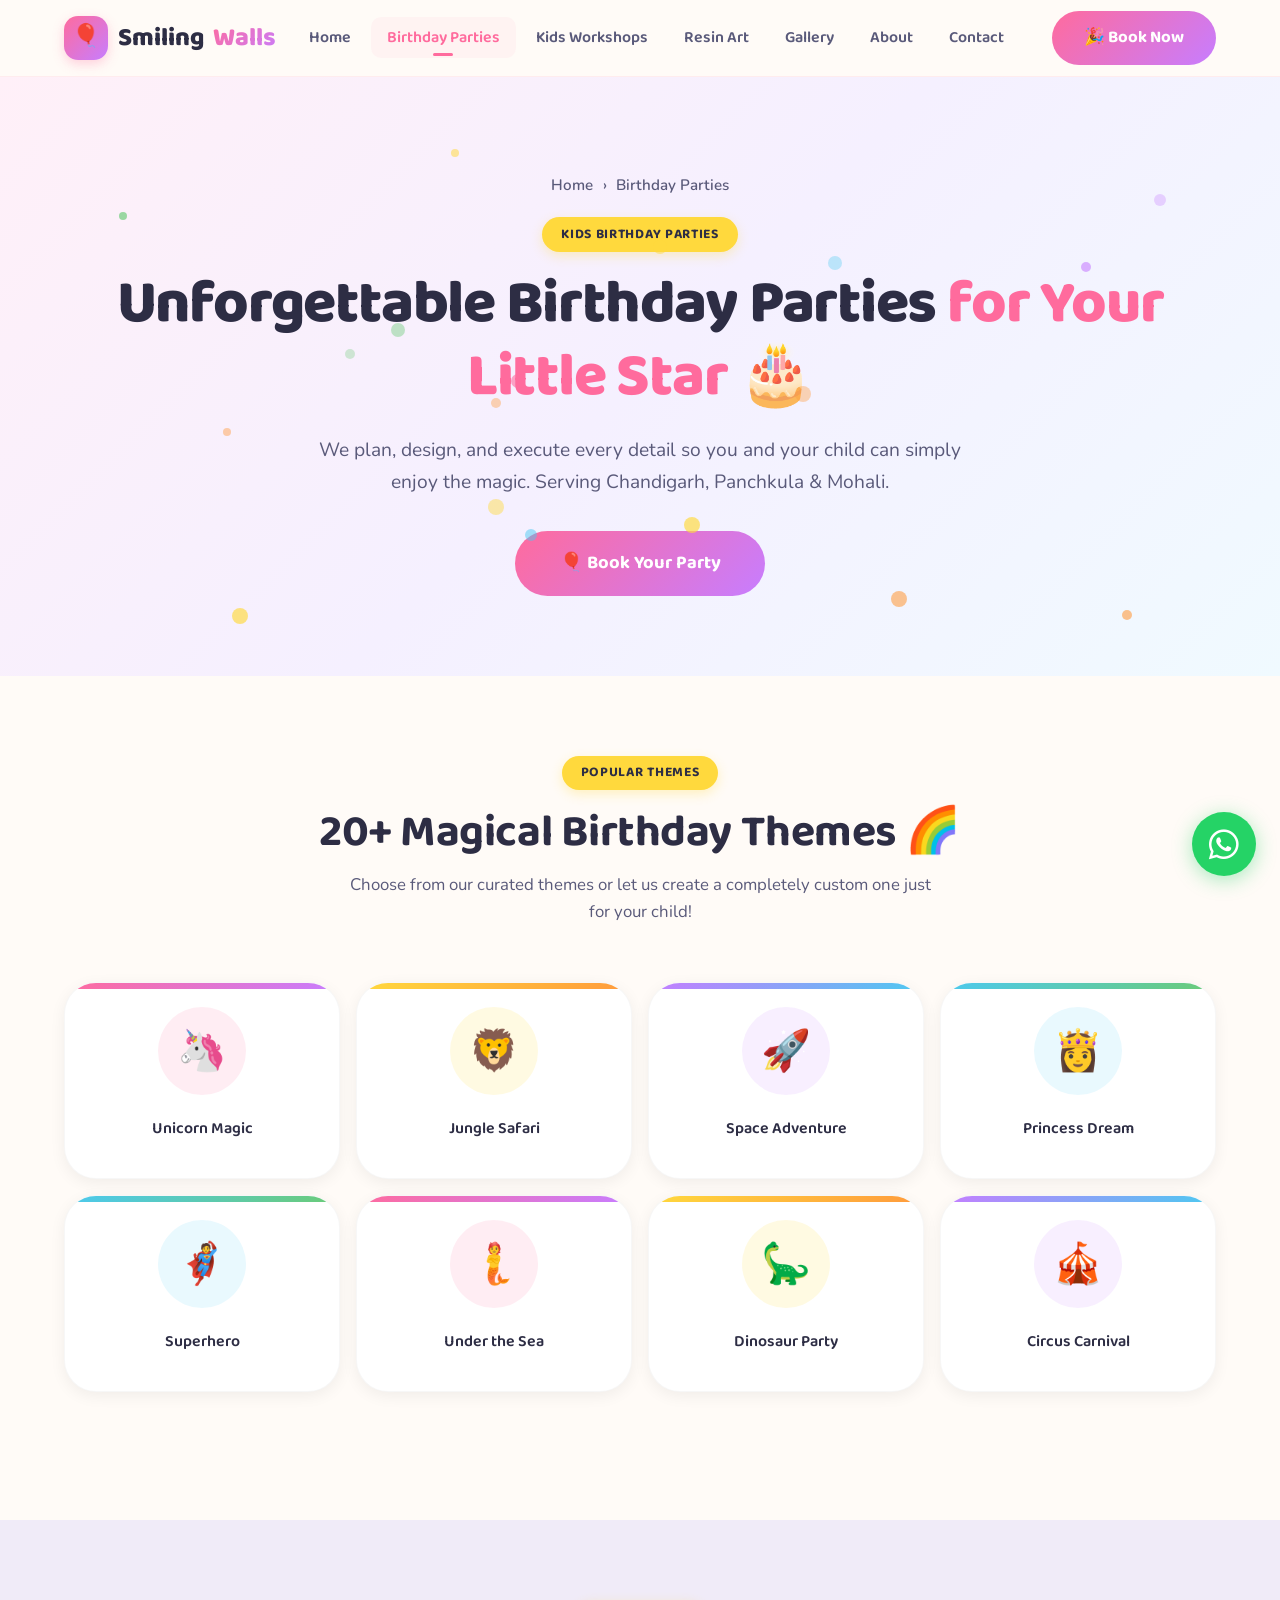
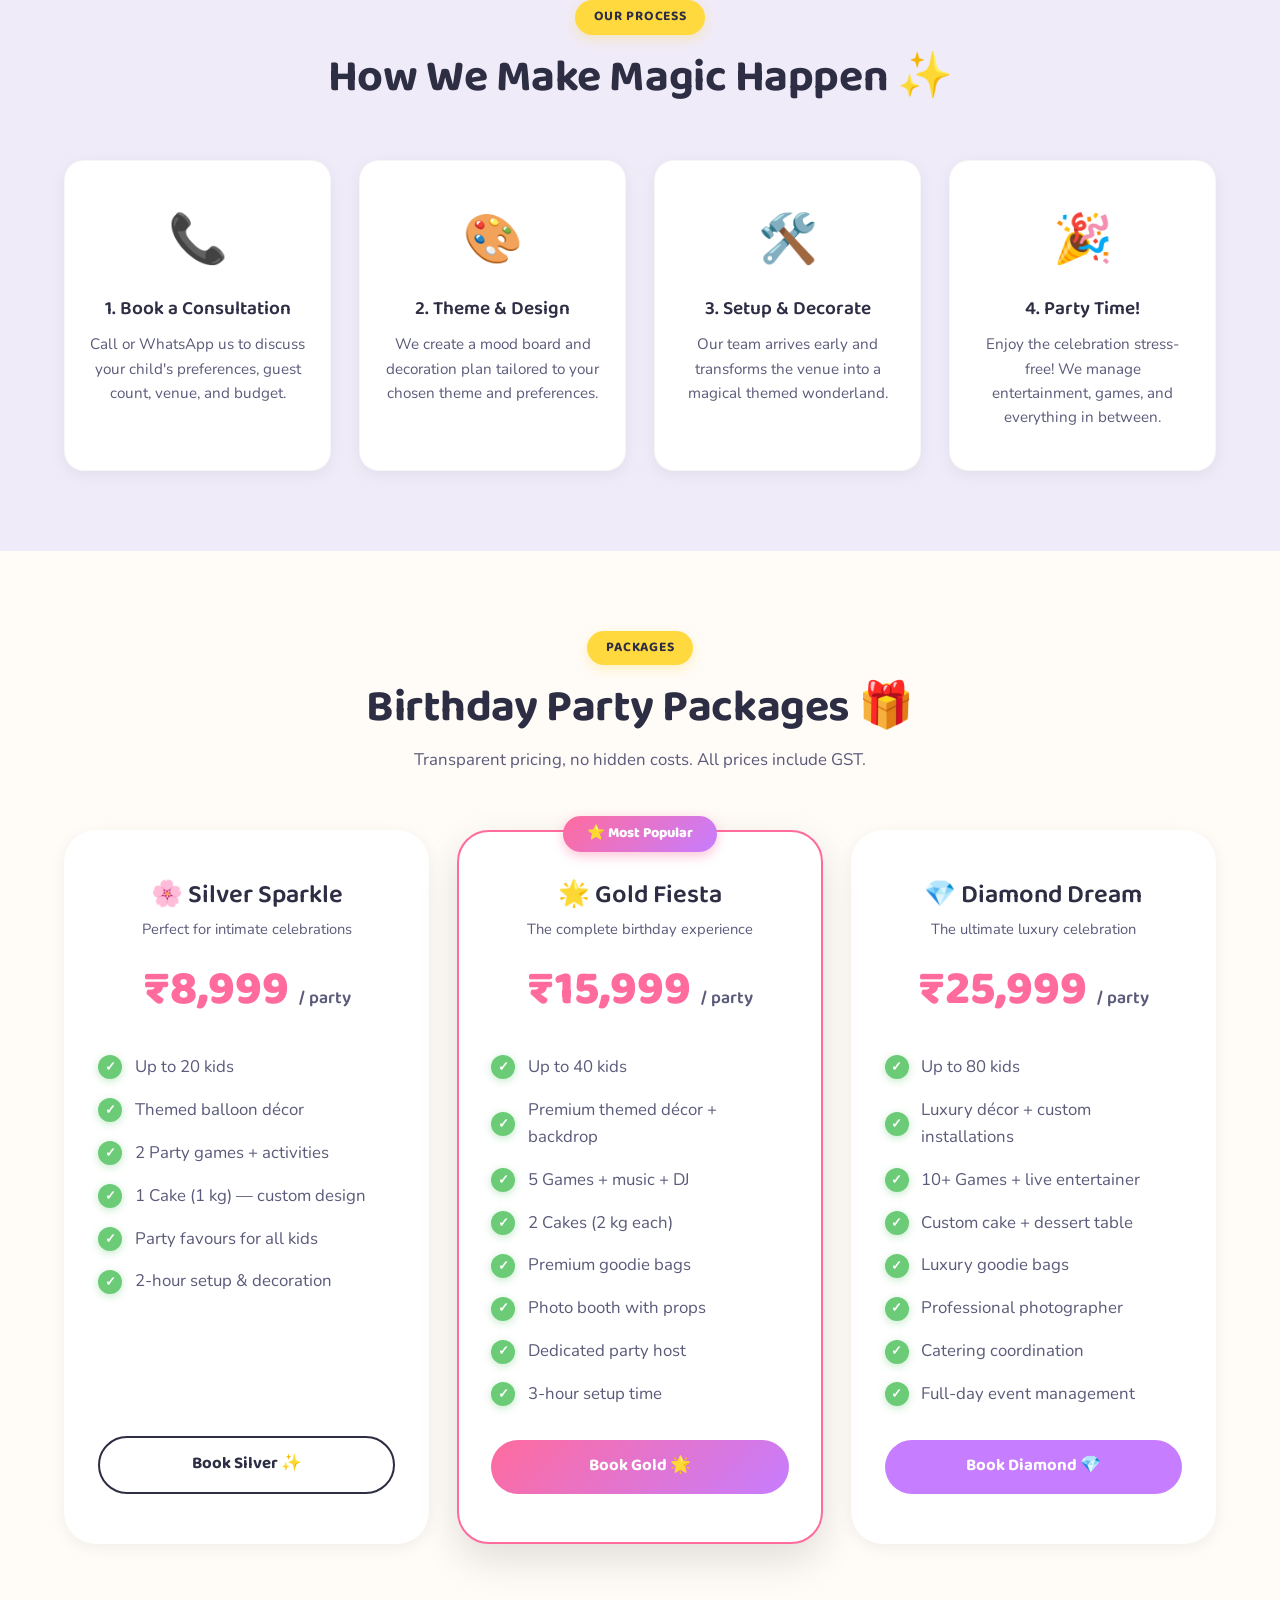
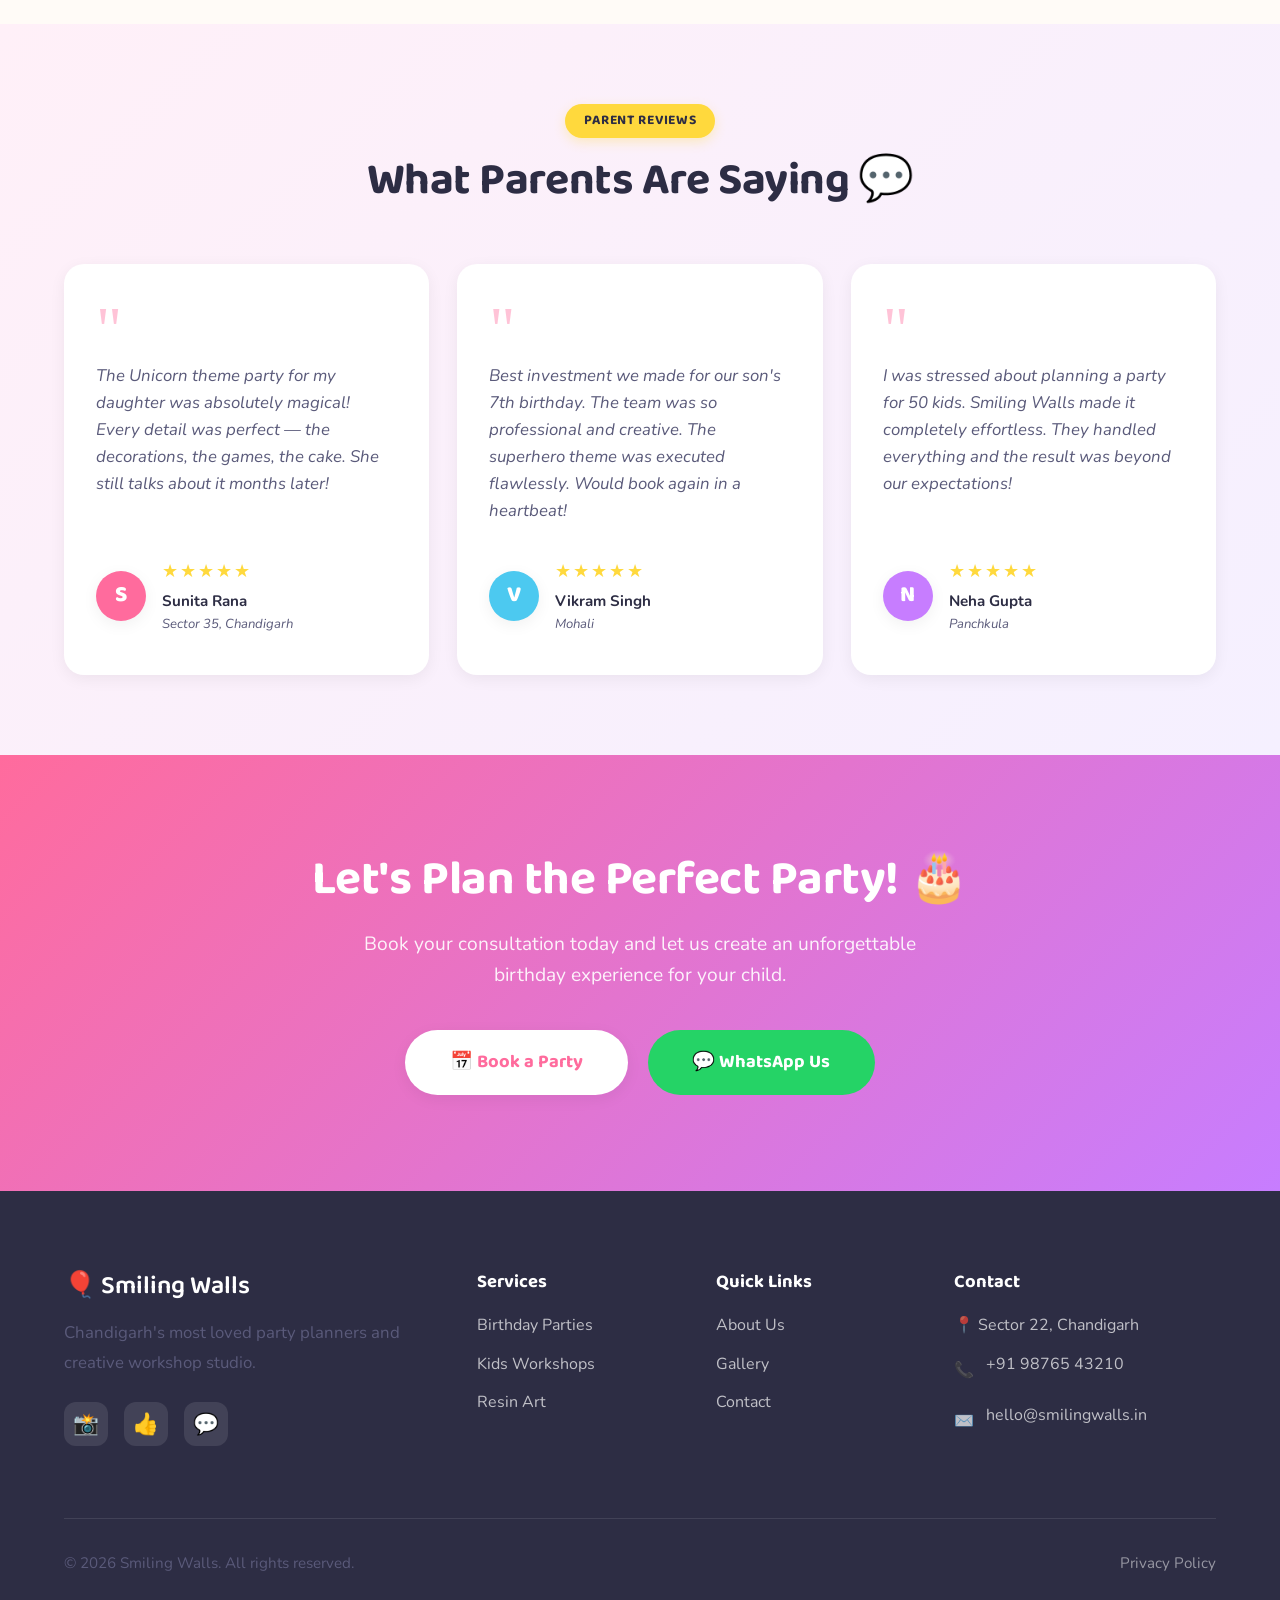
<file: birthday-parties.html>
<!DOCTYPE html>
<html lang="en">

<head>
  <meta charset="UTF-8" />
  <meta name="viewport" content="width=device-width, initial-scale=1.0" />
  <title>Kids Birthday Party Planning in Chandigarh — Smiling Walls</title>
  <meta name="description"
    content="Professional kids birthday party planners in Chandigarh. Themed decorations, entertainment, games, and memories. Book your magical birthday party today!" />
  <meta name="keywords"
    content="kids birthday party Chandigarh, birthday party planner Chandigarh, themed birthday party, birthday party packages Chandigarh" />
  <meta property="og:title" content="Kids Birthday Parties — Smiling Walls Chandigarh" />
  <meta property="og:description"
    content="Magical themed birthday parties for kids in Chandigarh. Professional planning, decorations, and entertainment." />
  <meta property="og:url" content="https://smilingwalls.in/birthday-parties.html" />
  <link rel="canonical" href="https://smilingwalls.in/birthday-parties.html" />
  <link rel="preconnect" href="https://fonts.googleapis.com" />
  <link rel="preconnect" href="https://fonts.gstatic.com" crossorigin />
  <link rel="stylesheet" href="https://cdnjs.cloudflare.com/ajax/libs/font-awesome/6.5.1/css/all.min.css" />
  <link rel="stylesheet" href="css/style.css" />
</head>

<body>
  <a href="#main" class="skip-link">Skip to main content</a>

  <nav class="navbar" role="navigation" aria-label="Main navigation">
    <div class="navbar-inner">
      <a href="index.html" class="navbar-brand" aria-label="Smiling Walls Home">
        <div class="logo-icon" aria-hidden="true">🎈</div>
        Smiling <span>Walls</span>
      </a>
      <ul class="nav-links" role="list">
        <li><a href="index.html">Home</a></li>
        <li><a href="birthday-parties.html" class="active">Birthday Parties</a></li>
        <li><a href="kids-workshops.html">Kids Workshops</a></li>
        <li><a href="resin-workshops.html">Resin Art</a></li>
        <li><a href="gallery.html">Gallery</a></li>
        <li><a href="about.html">About</a></li>
        <li><a href="contact.html">Contact</a></li>
      </ul>
      <a href="contact.html" class="btn btn-primary nav-cta">🎉 Book Now</a>
      <button class="hamburger" aria-label="Toggle mobile menu"
        aria-expanded="false"><span></span><span></span><span></span></button>
    </div>
  </nav>
  <div id="mobile-menu" class="mobile-menu">
    <a href="index.html">🏠 Home</a>
    <a href="birthday-parties.html">🎂 Birthday Parties</a>
    <a href="kids-workshops.html">🎨 Kids Workshops</a>
    <a href="resin-workshops.html">💎 Resin Art</a>
    <a href="gallery.html">📸 Gallery</a>
    <a href="about.html">💛 About</a>
    <a href="contact.html">📞 Contact</a>
    <a href="contact.html" class="btn btn-primary" style="text-align:center;margin-top:0.5rem">🎉 Book Now</a>
  </div>

  <main id="main">

    <!-- Page Hero -->
    <section class="page-hero">
      <div class="hero-confetti" aria-hidden="true"></div>
      <div class="container">
        <nav class="breadcrumb" aria-label="Breadcrumb">
          <a href="index.html">Home</a> <span aria-hidden="true">›</span>
          <span aria-current="page">Birthday Parties</span>
        </nav>
        <div class="badge">Kids Birthday Parties</div>
        <h1>Unforgettable Birthday Parties <span class="text-pink">for Your Little Star</span> 🎂</h1>
        <p>We plan, design, and execute every detail so you and your child can simply enjoy the magic. Serving
          Chandigarh, Panchkula & Mohali.</p>
        <a href="contact.html" class="btn btn-primary btn-lg">🎈 Book Your Party</a>
      </div>
    </section>

    <!-- Themes Section -->
    <section class="section-pad" aria-labelledby="themes-heading">
      <div class="container">
        <div class="section-title animate-up">
          <div class="badge">Popular Themes</div>
          <h2 id="themes-heading">20+ Magical Birthday Themes 🌈</h2>
          <p>Choose from our curated themes or let us create a completely custom one just for your child!</p>
        </div>

        <div style="display:grid;grid-template-columns:repeat(4,1fr);gap:1rem;margin-bottom:3rem">
          <!-- Theme cards -->
          <div class="service-card pink animate-up delay-1" style="padding:1.5rem">
            <div class="icon-wrap">🦄</div>
            <h3 style="font-size:1rem">Unicorn Magic</h3>
          </div>
          <div class="service-card yellow animate-up delay-2" style="padding:1.5rem">
            <div class="icon-wrap">🦁</div>
            <h3 style="font-size:1rem">Jungle Safari</h3>
          </div>
          <div class="service-card purple animate-up delay-3" style="padding:1.5rem">
            <div class="icon-wrap">🚀</div>
            <h3 style="font-size:1rem">Space Adventure</h3>
          </div>
          <div class="service-card teal animate-up delay-4" style="padding:1.5rem">
            <div class="icon-wrap">👸</div>
            <h3 style="font-size:1rem">Princess Dream</h3>
          </div>
          <div class="service-card teal animate-up delay-1" style="padding:1.5rem">
            <div class="icon-wrap">🦸</div>
            <h3 style="font-size:1rem">Superhero</h3>
          </div>
          <div class="service-card pink animate-up delay-2" style="padding:1.5rem">
            <div class="icon-wrap">🧜</div>
            <h3 style="font-size:1rem">Under the Sea</h3>
          </div>
          <div class="service-card yellow animate-up delay-3" style="padding:1.5rem">
            <div class="icon-wrap">🦕</div>
            <h3 style="font-size:1rem">Dinosaur Party</h3>
          </div>
          <div class="service-card purple animate-up delay-4" style="padding:1.5rem">
            <div class="icon-wrap">🎪</div>
            <h3 style="font-size:1rem">Circus Carnival</h3>
          </div>
        </div>
      </div>
    </section>

    <!-- How It Works -->
    <section class="section-pad bg-light" aria-labelledby="process-heading">
      <div class="container">
        <div class="section-title animate-up">
          <div class="badge">Our Process</div>
          <h2 id="process-heading">How We Make Magic Happen ✨</h2>
        </div>

        <div class="why-grid">
          <div class="why-card animate-up delay-1">
            <div class="icon">📞</div>
            <h3>1. Book a Consultation</h3>
            <p>Call or WhatsApp us to discuss your child's preferences, guest count, venue, and budget.</p>
          </div>
          <div class="why-card animate-up delay-2">
            <div class="icon">🎨</div>
            <h3>2. Theme & Design</h3>
            <p>We create a mood board and decoration plan tailored to your chosen theme and preferences.</p>
          </div>
          <div class="why-card animate-up delay-3">
            <div class="icon">🛠️</div>
            <h3>3. Setup & Decorate</h3>
            <p>Our team arrives early and transforms the venue into a magical themed wonderland.</p>
          </div>
          <div class="why-card animate-up delay-4">
            <div class="icon">🎉</div>
            <h3>4. Party Time!</h3>
            <p>Enjoy the celebration stress-free! We manage entertainment, games, and everything in between.</p>
          </div>
        </div>
      </div>
    </section>

    <!-- Pricing -->
    <section class="section-pad" aria-labelledby="bday-pricing-heading">
      <div class="container">
        <div class="section-title animate-up">
          <div class="badge">Packages</div>
          <h2 id="bday-pricing-heading">Birthday Party Packages 🎁</h2>
          <p>Transparent pricing, no hidden costs. All prices include GST.</p>
        </div>

        <div class="pricing-grid">
          <div class="pricing-card animate-up delay-1">
            <h3>🌸 Silver Sparkle</h3>
            <p style="font-size:0.92rem;color:var(--mid)">Perfect for intimate celebrations</p>
            <div class="price">₹8,999 <small>/ party</small></div>
            <ul class="pricing-features">
              <li>Up to 20 kids</li>
              <li>Themed balloon décor</li>
              <li>2 Party games + activities</li>
              <li>1 Cake (1 kg) — custom design</li>
              <li>Party favours for all kids</li>
              <li>2-hour setup & decoration</li>
            </ul>
            <a href="contact.html" class="btn btn-outline" style="width:100%;justify-content:center">Book Silver ✨</a>
          </div>

          <div class="pricing-card featured animate-up delay-2">
            <div class="popular-badge">⭐ Most Popular</div>
            <h3>🌟 Gold Fiesta</h3>
            <p style="font-size:0.92rem;color:var(--mid)">The complete birthday experience</p>
            <div class="price">₹15,999 <small>/ party</small></div>
            <ul class="pricing-features">
              <li>Up to 40 kids</li>
              <li>Premium themed décor + backdrop</li>
              <li>5 Games + music + DJ</li>
              <li>2 Cakes (2 kg each)</li>
              <li>Premium goodie bags</li>
              <li>Photo booth with props</li>
              <li>Dedicated party host</li>
              <li>3-hour setup time</li>
            </ul>
            <a href="contact.html" class="btn btn-primary" style="width:100%;justify-content:center">Book Gold 🌟</a>
          </div>

          <div class="pricing-card animate-up delay-3">
            <h3>💎 Diamond Dream</h3>
            <p style="font-size:0.92rem;color:var(--mid)">The ultimate luxury celebration</p>
            <div class="price">₹25,999 <small>/ party</small></div>
            <ul class="pricing-features">
              <li>Up to 80 kids</li>
              <li>Luxury décor + custom installations</li>
              <li>10+ Games + live entertainer</li>
              <li>Custom cake + dessert table</li>
              <li>Luxury goodie bags</li>
              <li>Professional photographer</li>
              <li>Catering coordination</li>
              <li>Full-day event management</li>
            </ul>
            <a href="contact.html" class="btn btn-purple" style="width:100%;justify-content:center">Book Diamond 💎</a>
          </div>
        </div>
      </div>
    </section>

    <!-- Testimonials -->
    <section class="section-pad testimonials-section" aria-labelledby="bday-reviews-heading">
      <div class="container">
        <div class="section-title animate-up">
          <div class="badge">Parent Reviews</div>
          <h2 id="bday-reviews-heading">What Parents Are Saying 💬</h2>
        </div>
        <div class="testimonials-grid">
          <article class="testimonial-card animate-up delay-1">
            <div class="quote">"</div>
            <p>The Unicorn theme party for my daughter was absolutely magical! Every detail was perfect — the
              decorations, the games, the cake. She still talks about it months later!</p>
            <div class="testimonial-author">
              <div class="author-avatar" style="background:var(--pink)">S</div>
              <div>
                <div class="stars">★★★★★</div>
                <strong style="color:var(--dark);font-size:0.95rem">Sunita Rana</strong>
                <p style="font-size:0.82rem;margin:0">Sector 35, Chandigarh</p>
              </div>
            </div>
          </article>
          <article class="testimonial-card animate-up delay-2">
            <div class="quote">"</div>
            <p>Best investment we made for our son's 7th birthday. The team was so professional and creative. The
              superhero theme was executed flawlessly. Would book again in a heartbeat!</p>
            <div class="testimonial-author">
              <div class="author-avatar" style="background:var(--teal)">V</div>
              <div>
                <div class="stars">★★★★★</div>
                <strong style="color:var(--dark);font-size:0.95rem">Vikram Singh</strong>
                <p style="font-size:0.82rem;margin:0">Mohali</p>
              </div>
            </div>
          </article>
          <article class="testimonial-card animate-up delay-3">
            <div class="quote">"</div>
            <p>I was stressed about planning a party for 50 kids. Smiling Walls made it completely effortless. They
              handled everything and the result was beyond our expectations!</p>
            <div class="testimonial-author">
              <div class="author-avatar" style="background:var(--purple)">N</div>
              <div>
                <div class="stars">★★★★★</div>
                <strong style="color:var(--dark);font-size:0.95rem">Neha Gupta</strong>
                <p style="font-size:0.82rem;margin:0">Panchkula</p>
              </div>
            </div>
          </article>
        </div>
      </div>
    </section>

    <!-- CTA -->
    <section class="cta-banner">
      <div class="container">
        <h2>Let's Plan the Perfect Party! 🎂</h2>
        <p>Book your consultation today and let us create an unforgettable birthday experience for your child.</p>
        <div class="cta-banner-btns">
          <a href="contact.html" class="btn btn-white btn-lg">📅 Book a Party</a>
          <a href="https://wa.me/919876543210?text=Hi!%20I%20want%20to%20book%20a%20birthday%20party."
            class="btn btn-whatsapp btn-lg" target="_blank" rel="noopener">💬 WhatsApp Us</a>
        </div>
      </div>
    </section>
  </main>

  <footer role="contentinfo">
    <div class="container">
      <div class="footer-grid">
        <div class="footer-brand">
          <h3>🎈 Smiling Walls</h3>
          <p>Chandigarh's most loved party planners and creative workshop studio.</p>
          <div class="social-links">
            <a href="#" class="social-link" aria-label="Instagram">📸</a>
            <a href="#" class="social-link" aria-label="Facebook">👍</a>
            <a href="https://wa.me/919876543210" class="social-link" aria-label="WhatsApp" target="_blank"
              rel="noopener">💬</a>
          </div>
        </div>
        <div class="footer-col">
          <h4>Services</h4>
          <a href="birthday-parties.html">Birthday Parties</a>
          <a href="kids-workshops.html">Kids Workshops</a>
          <a href="resin-workshops.html">Resin Art</a>
        </div>
        <div class="footer-col">
          <h4>Quick Links</h4>
          <a href="about.html">About Us</a>
          <a href="gallery.html">Gallery</a>
          <a href="contact.html">Contact</a>
        </div>
        <div class="footer-col footer-contact">
          <h4>Contact</h4>
          <p>📍 Sector 22, Chandigarh</p>
          <p>📞 <a href="tel:+919876543210">+91 98765 43210</a></p>
          <p>✉️ <a href="mailto:hello@smilingwalls.in">hello@smilingwalls.in</a></p>
        </div>
      </div>
      <div class="footer-bottom">
        <p>© 2026 Smiling Walls. All rights reserved.</p>
        <p><a href="#" style="color:rgba(255,255,255,0.5)">Privacy Policy</a></p>
      </div>
    </div>
  </footer>

  <!-- WhatsApp FAB -->
  <a href="https://wa.me/9814910307?text=Hi%20Smiling%20Walls!%20I%20want%20to%20book%20an%20event."
    class="whatsapp-float" target="_blank" rel="noopener noreferrer" aria-label="Chat with us on WhatsApp">
    <i class="fab fa-whatsapp"></i>
  </a>

  <script src="js/main.js" defer></script>
</body>

</html>
</file>
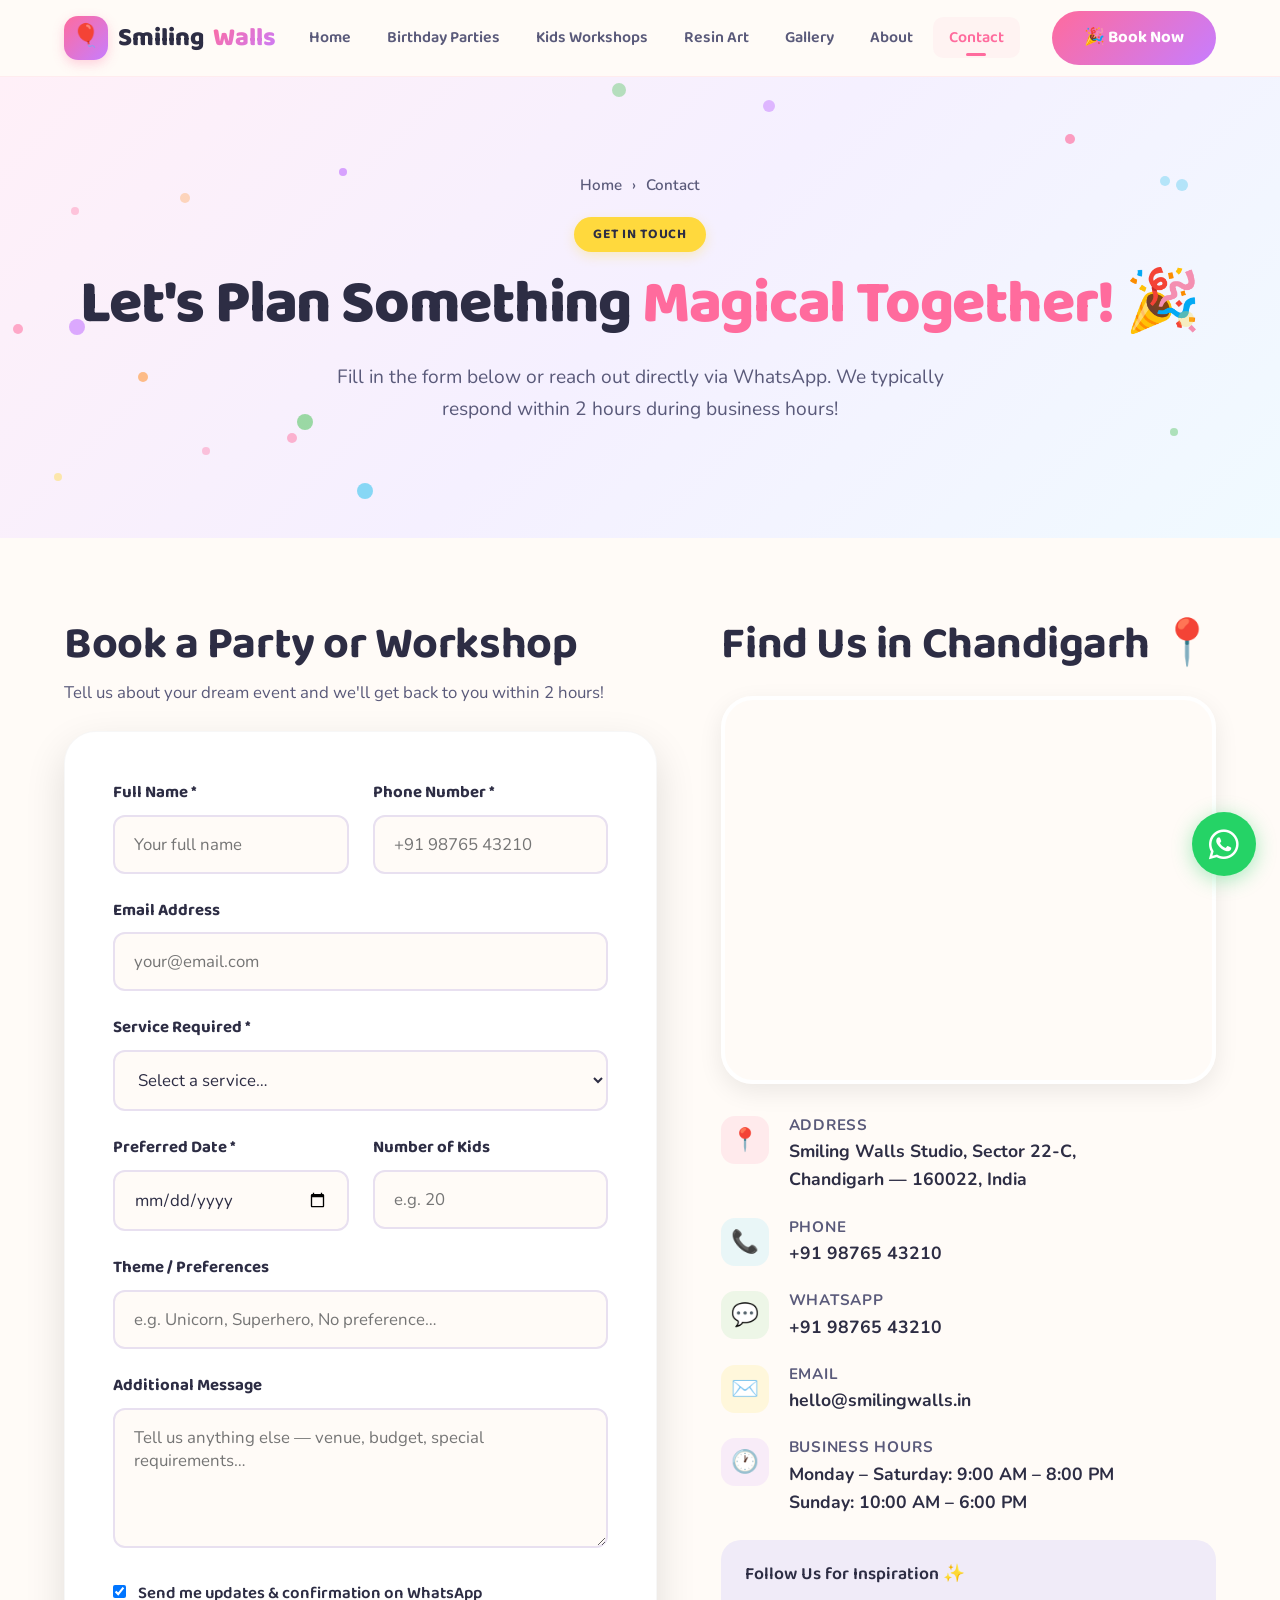
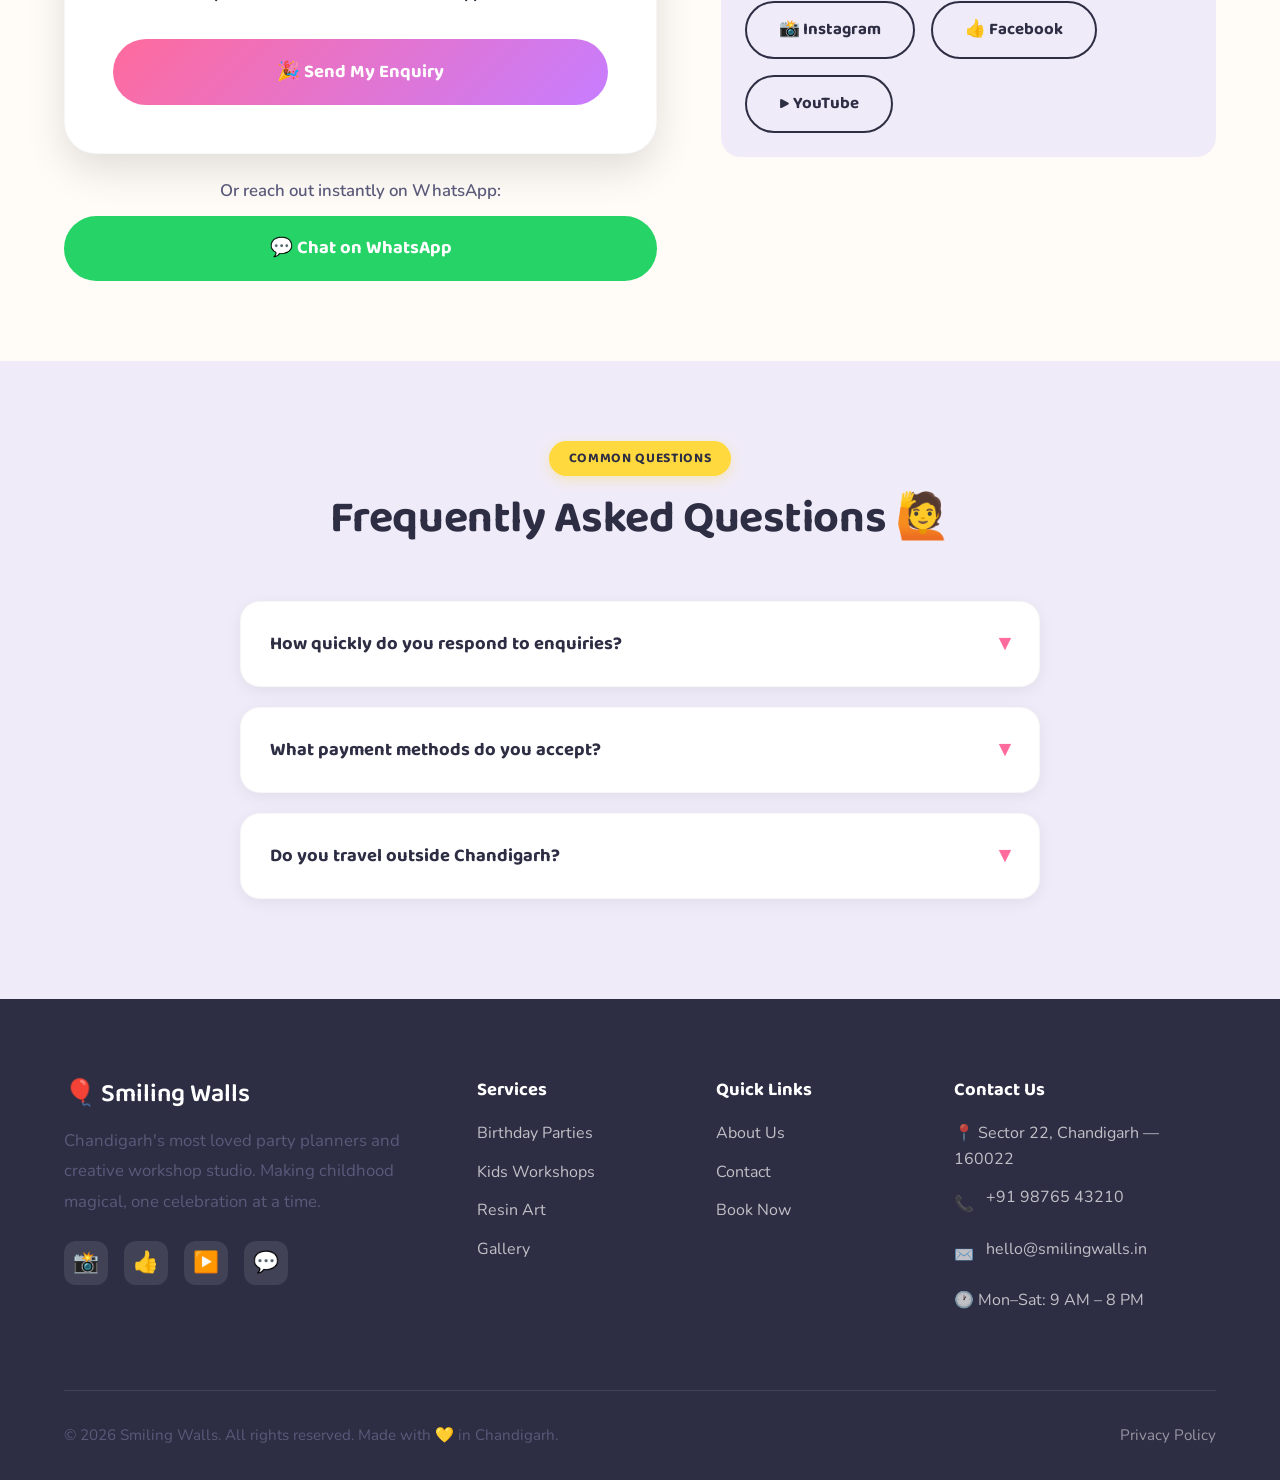
<file: contact.html>
<!DOCTYPE html>
<html lang="en">

<head>
  <meta charset="UTF-8" />
  <meta name="viewport" content="width=device-width, initial-scale=1.0" />
  <title>Contact & Book — Smiling Walls Chandigarh</title>
  <meta name="description"
    content="Get in touch with Smiling Walls to book birthday parties, kids workshops, or resin art sessions in Chandigarh. We'd love to hear from you!" />
  <meta name="keywords"
    content="contact Smiling Walls, book birthday party Chandigarh, book workshop Chandigarh, kids party enquiry" />
  <meta property="og:title" content="Contact Smiling Walls — Book a Party or Workshop in Chandigarh" />
  <meta property="og:url" content="https://smilingwalls.in/contact.html" />
  <link rel="canonical" href="https://smilingwalls.in/contact.html" />
  <link rel="preconnect" href="https://fonts.googleapis.com" />
  <link rel="preconnect" href="https://fonts.gstatic.com" crossorigin />
  <link rel="stylesheet" href="https://cdnjs.cloudflare.com/ajax/libs/font-awesome/6.5.1/css/all.min.css" />
  <link rel="stylesheet" href="css/style.css" />
</head>

<body>
  <a href="#main" class="skip-link">Skip to main content</a>

  <nav class="navbar" role="navigation" aria-label="Main navigation">
    <div class="navbar-inner">
      <a href="index.html" class="navbar-brand">
        <div class="logo-icon" aria-hidden="true">🎈</div>
        Smiling <span>Walls</span>
      </a>
      <ul class="nav-links" role="list">
        <li><a href="index.html">Home</a></li>
        <li><a href="birthday-parties.html">Birthday Parties</a></li>
        <li><a href="kids-workshops.html">Kids Workshops</a></li>
        <li><a href="resin-workshops.html">Resin Art</a></li>
        <li><a href="gallery.html">Gallery</a></li>
        <li><a href="about.html">About</a></li>
        <li><a href="contact.html" class="active">Contact</a></li>
      </ul>
      <a href="contact.html" class="btn btn-primary nav-cta">🎉 Book Now</a>
      <button class="hamburger" aria-label="Toggle mobile menu"
        aria-expanded="false"><span></span><span></span><span></span></button>
    </div>
  </nav>
  <div id="mobile-menu" class="mobile-menu">
    <a href="index.html">🏠 Home</a>
    <a href="birthday-parties.html">🎂 Birthday Parties</a>
    <a href="kids-workshops.html">🎨 Kids Workshops</a>
    <a href="resin-workshops.html">💎 Resin Art</a>
    <a href="gallery.html">📸 Gallery</a>
    <a href="about.html">💛 About</a>
    <a href="contact.html">📞 Contact</a>
  </div>

  <main id="main">
    <section class="page-hero">
      <div class="hero-confetti" aria-hidden="true"></div>
      <div class="container">
        <nav class="breadcrumb" aria-label="Breadcrumb">
          <a href="index.html">Home</a> <span>›</span>
          <span aria-current="page">Contact</span>
        </nav>
        <div class="badge">Get In Touch</div>
        <h1>Let's Plan Something <span class="text-pink">Magical Together!</span> 🎉</h1>
        <p>Fill in the form below or reach out directly via WhatsApp. We typically respond within 2 hours during
          business hours!</p>
      </div>
    </section>

    <!-- Contact Section -->
    <section class="section-pad" aria-labelledby="contact-heading" id="booking-form">
      <div class="container">
        <div class="contact-grid">

          <!-- Lead Capture Form -->
          <div class="animate-up">
            <h2 id="contact-heading" style="margin-bottom:0.5rem">Book a Party or Workshop</h2>
            <p style="margin-bottom:1.5rem">Tell us about your dream event and we'll get back to you within 2 hours!</p>

            <form id="contact-form" class="contact-form" novalidate aria-label="Booking enquiry form">
              <div class="form-row">
                <div class="form-group">
                  <label for="name">Full Name *</label>
                  <input type="text" id="name" name="name" placeholder="Your full name" required autocomplete="name"
                    aria-required="true" />
                </div>
                <div class="form-group">
                  <label for="phone">Phone Number *</label>
                  <input type="tel" id="phone" name="phone" placeholder="+91 98765 43210" required autocomplete="tel"
                    aria-required="true" pattern="[0-9+\s()-]{10,15}" />
                </div>
              </div>

              <div class="form-group">
                <label for="email">Email Address</label>
                <input type="email" id="email" name="email" placeholder="your@email.com" autocomplete="email" />
              </div>

              <div class="form-group">
                <label for="service">Service Required *</label>
                <select id="service" name="service" required aria-required="true">
                  <option value="" disabled selected>Select a service…</option>
                  <option value="birthday-silver">🌸 Birthday Party — Silver Sparkle (₹8,999)</option>
                  <option value="birthday-gold">🌟 Birthday Party — Gold Fiesta (₹15,999)</option>
                  <option value="birthday-diamond">💎 Birthday Party — Diamond Dream (₹25,999)</option>
                  <option value="birthday-custom">🎨 Birthday Party — Custom Package</option>
                  <option value="workshop-single">🖌️ Kids Workshop — Single Session (₹799)</option>
                  <option value="workshop-monthly">📅 Kids Workshop — Monthly Bundle (₹2,499)</option>
                  <option value="workshop-group">👥 Kids Workshop — Group Booking (₹5,999)</option>
                  <option value="resin-jewellery">💍 Resin Art — Jewellery Session (₹1,299)</option>
                  <option value="resin-signature">🌊 Resin Art — Signature Session (₹2,199)</option>
                  <option value="resin-group">🎉 Resin Art — Private Group (₹1,599/person)</option>
                  <option value="other">Something else…</option>
                </select>
              </div>

              <div class="form-row">
                <div class="form-group">
                  <label for="event-date">Preferred Date *</label>
                  <input type="date" id="event-date" name="event-date" required aria-required="true" />
                </div>
                <div class="form-group">
                  <label for="kids-count">Number of Kids</label>
                  <input type="number" id="kids-count" name="kids-count" placeholder="e.g. 20" min="1" max="200" />
                </div>
              </div>

              <div class="form-group">
                <label for="theme">Theme / Preferences</label>
                <input type="text" id="theme" name="theme" placeholder="e.g. Unicorn, Superhero, No preference…" />
              </div>

              <div class="form-group">
                <label for="message">Additional Message</label>
                <textarea id="message" name="message"
                  placeholder="Tell us anything else — venue, budget, special requirements…"></textarea>
              </div>

              <!-- WhatsApp opt-in -->
              <div class="form-group" style="display:flex;align-items:flex-start;gap:0.75rem">
                <input type="checkbox" id="whatsapp-consent" name="whatsapp-consent"
                  style="width:auto;margin-top:4px;flex-shrink:0" checked />
                <label for="whatsapp-consent" style="cursor:pointer;font-weight:600">
                  Send me updates & confirmation on WhatsApp
                </label>
              </div>

              <button type="submit" class="btn btn-primary btn-lg" style="width:100%;justify-content:center">
                🎉 Send My Enquiry
              </button>
            </form>

            <div id="form-success" class="form-success" role="alert" aria-live="polite">
              🎉 Thank you! We've received your enquiry and will contact you within 2 hours. Looking forward to creating
              magic with you!
            </div>

            <!-- WhatsApp Quick Contact -->
            <div style="margin-top:1.5rem;text-align:center">
              <p style="margin-bottom:0.75rem;font-weight:600">Or reach out instantly on WhatsApp:</p>
              <a href="https://wa.me/919876543210?text=Hi%20Smiling%20Walls!%20I%20want%20to%20book%20an%20event."
                class="btn btn-whatsapp btn-lg" target="_blank" rel="noopener noreferrer"
                style="width:100%;justify-content:center">
                💬 Chat on WhatsApp
              </a>
            </div>
          </div>

          <!-- Contact Info + Map -->
          <div class="animate-up delay-2">
            <h2 style="margin-bottom:1.5rem">Find Us in Chandigarh 📍</h2>

            <!-- Google Maps Embed -->
            <div class="map-container">
              <iframe title="Smiling Walls location on Google Maps — Sector 22, Chandigarh"
                src="https://www.google.com/maps/embed?pb=!1m18!1m12!1m3!1d3429.809424336215!2d76.7610411098568!3d30.72375757448258!2m3!1f0!2f0!3f0!3m2!1i1024!2i768!4f13.1!3m3!1m2!1s0x390fed1c1dfae023%3A0xac0268892430ad86!2sSmiling%20Walls!5e0!3m2!1sen!2sin!4v1771742720159!5m2!1sen!2sin"
                loading="lazy" referrerpolicy="no-referrer-when-downgrade" allowfullscreen>
              </iframe>
            </div>

            <!-- Contact Details -->
            <div class="contact-info">
              <div class="contact-info-item">
                <div class="icon" style="background:rgba(255,107,157,0.12)">📍</div>
                <div>
                  <h4>Address</h4>
                  <p>Smiling Walls Studio, Sector 22-C,<br>Chandigarh — 160022, India</p>
                </div>
              </div>

              <div class="contact-info-item">
                <div class="icon" style="background:rgba(76,201,240,0.12)">📞</div>
                <div>
                  <h4>Phone</h4>
                  <p><a href="tel:+919876543210">+91 98765 43210</a></p>
                </div>
              </div>

              <div class="contact-info-item">
                <div class="icon" style="background:rgba(107,203,119,0.12)">💬</div>
                <div>
                  <h4>WhatsApp</h4>
                  <p><a href="https://wa.me/919876543210" target="_blank" rel="noopener">+91 98765 43210</a></p>
                </div>
              </div>

              <div class="contact-info-item">
                <div class="icon" style="background:rgba(255,217,61,0.15)">✉️</div>
                <div>
                  <h4>Email</h4>
                  <p><a href="mailto:hello@smilingwalls.in">hello@smilingwalls.in</a></p>
                </div>
              </div>

              <div class="contact-info-item">
                <div class="icon" style="background:rgba(199,125,255,0.12)">🕐</div>
                <div>
                  <h4>Business Hours</h4>
                  <p>Monday – Saturday: 9:00 AM – 8:00 PM<br>Sunday: 10:00 AM – 6:00 PM</p>
                </div>
              </div>
            </div>

            <!-- Social Media -->
            <div style="background:var(--light);border-radius:var(--radius-md);padding:1.5rem;margin-top:1.5rem">
              <h3 style="font-size:1.1rem;margin-bottom:1rem">Follow Us for Inspiration ✨</h3>
              <div style="display:flex;gap:1rem;flex-wrap:wrap">
                <a href="#" class="btn btn-outline" style="gap:0.5rem" aria-label="Follow on Instagram">📸 Instagram</a>
                <a href="#" class="btn btn-outline" style="gap:0.5rem" aria-label="Follow on Facebook">👍 Facebook</a>
                <a href="#" class="btn btn-outline" style="gap:0.5rem" aria-label="Subscribe on YouTube">▶️ YouTube</a>
              </div>
            </div>
          </div>
        </div>
      </div>
    </section>

    <!-- FAQ on Contact Page -->
    <section class="section-pad bg-light" aria-labelledby="contact-faq-heading">
      <div class="container">
        <div class="section-title animate-up">
          <div class="badge">Common Questions</div>
          <h2 id="contact-faq-heading">Frequently Asked Questions 🙋</h2>
        </div>
        <div class="faq-list animate-up">
          <div class="faq-item">
            <button class="faq-question" aria-expanded="false">
              How quickly do you respond to enquiries?
              <span class="chevron" aria-hidden="true">▾</span>
            </button>
            <div class="faq-answer">
              <p>We aim to respond to all enquiries within 2 hours during business hours (9 AM – 8 PM, Mon–Sat). For
                urgent bookings, WhatsApp is the fastest way to reach us!</p>
            </div>
          </div>
          <div class="faq-item">
            <button class="faq-question" aria-expanded="false">
              What payment methods do you accept?
              <span class="chevron" aria-hidden="true">▾</span>
            </button>
            <div class="faq-answer">
              <p>We accept UPI (GPay, PhonePe, Paytm), bank transfers, and cash. A 30% advance is required to confirm
                your booking, with the balance due on the event day.</p>
            </div>
          </div>
          <div class="faq-item">
            <button class="faq-question" aria-expanded="false">
              Do you travel outside Chandigarh?
              <span class="chevron" aria-hidden="true">▾</span>
            </button>
            <div class="faq-answer">
              <p>Yes! We regularly serve Panchkula, Mohali, and surrounding areas. Travel charges may apply for
                locations more than 20 km from Sector 22, Chandigarh.</p>
            </div>
          </div>
        </div>
      </div>
    </section>
  </main>

  <footer role="contentinfo">
    <div class="container">
      <div class="footer-grid">
        <div class="footer-brand">
          <h3>🎈 Smiling Walls</h3>
          <p>Chandigarh's most loved party planners and creative workshop studio. Making childhood magical, one
            celebration at a time.</p>
          <div class="social-links">
            <a href="#" class="social-link" aria-label="Instagram">📸</a>
            <a href="#" class="social-link" aria-label="Facebook">👍</a>
            <a href="#" class="social-link" aria-label="YouTube">▶️</a>
            <a href="https://wa.me/919876543210" class="social-link" aria-label="WhatsApp" target="_blank"
              rel="noopener">💬</a>
          </div>
        </div>
        <div class="footer-col">
          <h4>Services</h4>
          <a href="birthday-parties.html">Birthday Parties</a>
          <a href="kids-workshops.html">Kids Workshops</a>
          <a href="resin-workshops.html">Resin Art</a>
          <a href="gallery.html">Gallery</a>
        </div>
        <div class="footer-col">
          <h4>Quick Links</h4>
          <a href="about.html">About Us</a>
          <a href="contact.html">Contact</a>
          <a href="contact.html#booking-form">Book Now</a>
        </div>
        <div class="footer-col footer-contact">
          <h4>Contact Us</h4>
          <p>📍 Sector 22, Chandigarh — 160022</p>
          <p>📞 <a href="tel:+919876543210">+91 98765 43210</a></p>
          <p>✉️ <a href="mailto:hello@smilingwalls.in">hello@smilingwalls.in</a></p>
          <p>🕐 Mon–Sat: 9 AM – 8 PM</p>
        </div>
      </div>
      <div class="footer-bottom">
        <p>© 2026 Smiling Walls. All rights reserved. Made with 💛 in Chandigarh.</p>
        <p><a href="#" style="color:rgba(255,255,255,0.5)">Privacy Policy</a></p>
      </div>
    </div>
  </footer>

  <!-- WhatsApp FAB -->
  <a href="https://wa.me/9814910307?text=Hi%20Smiling%20Walls!%20I%20want%20to%20book%20an%20event."
    class="whatsapp-float" target="_blank" rel="noopener noreferrer" aria-label="Chat with us on WhatsApp">
    <i class="fab fa-whatsapp"></i>
  </a>

  <script src="js/main.js" defer></script>
</body>

</html>
</file>
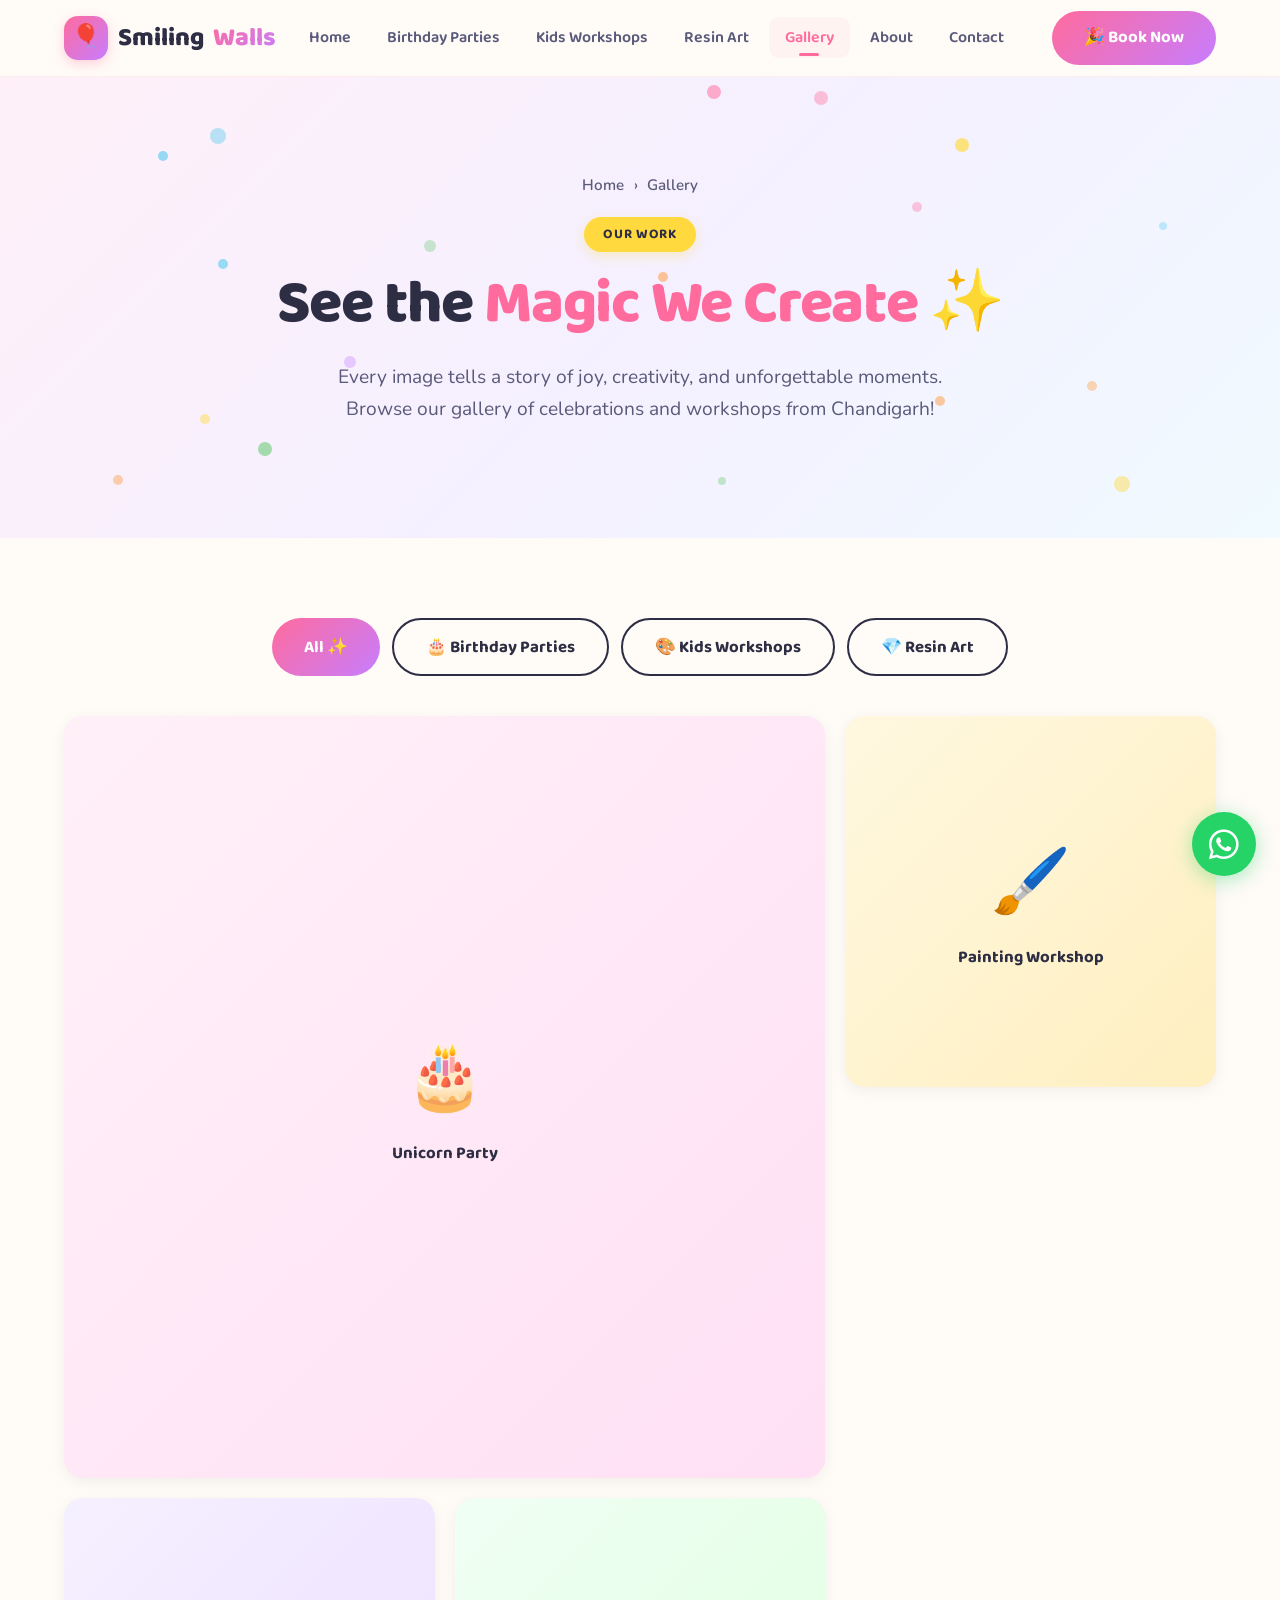
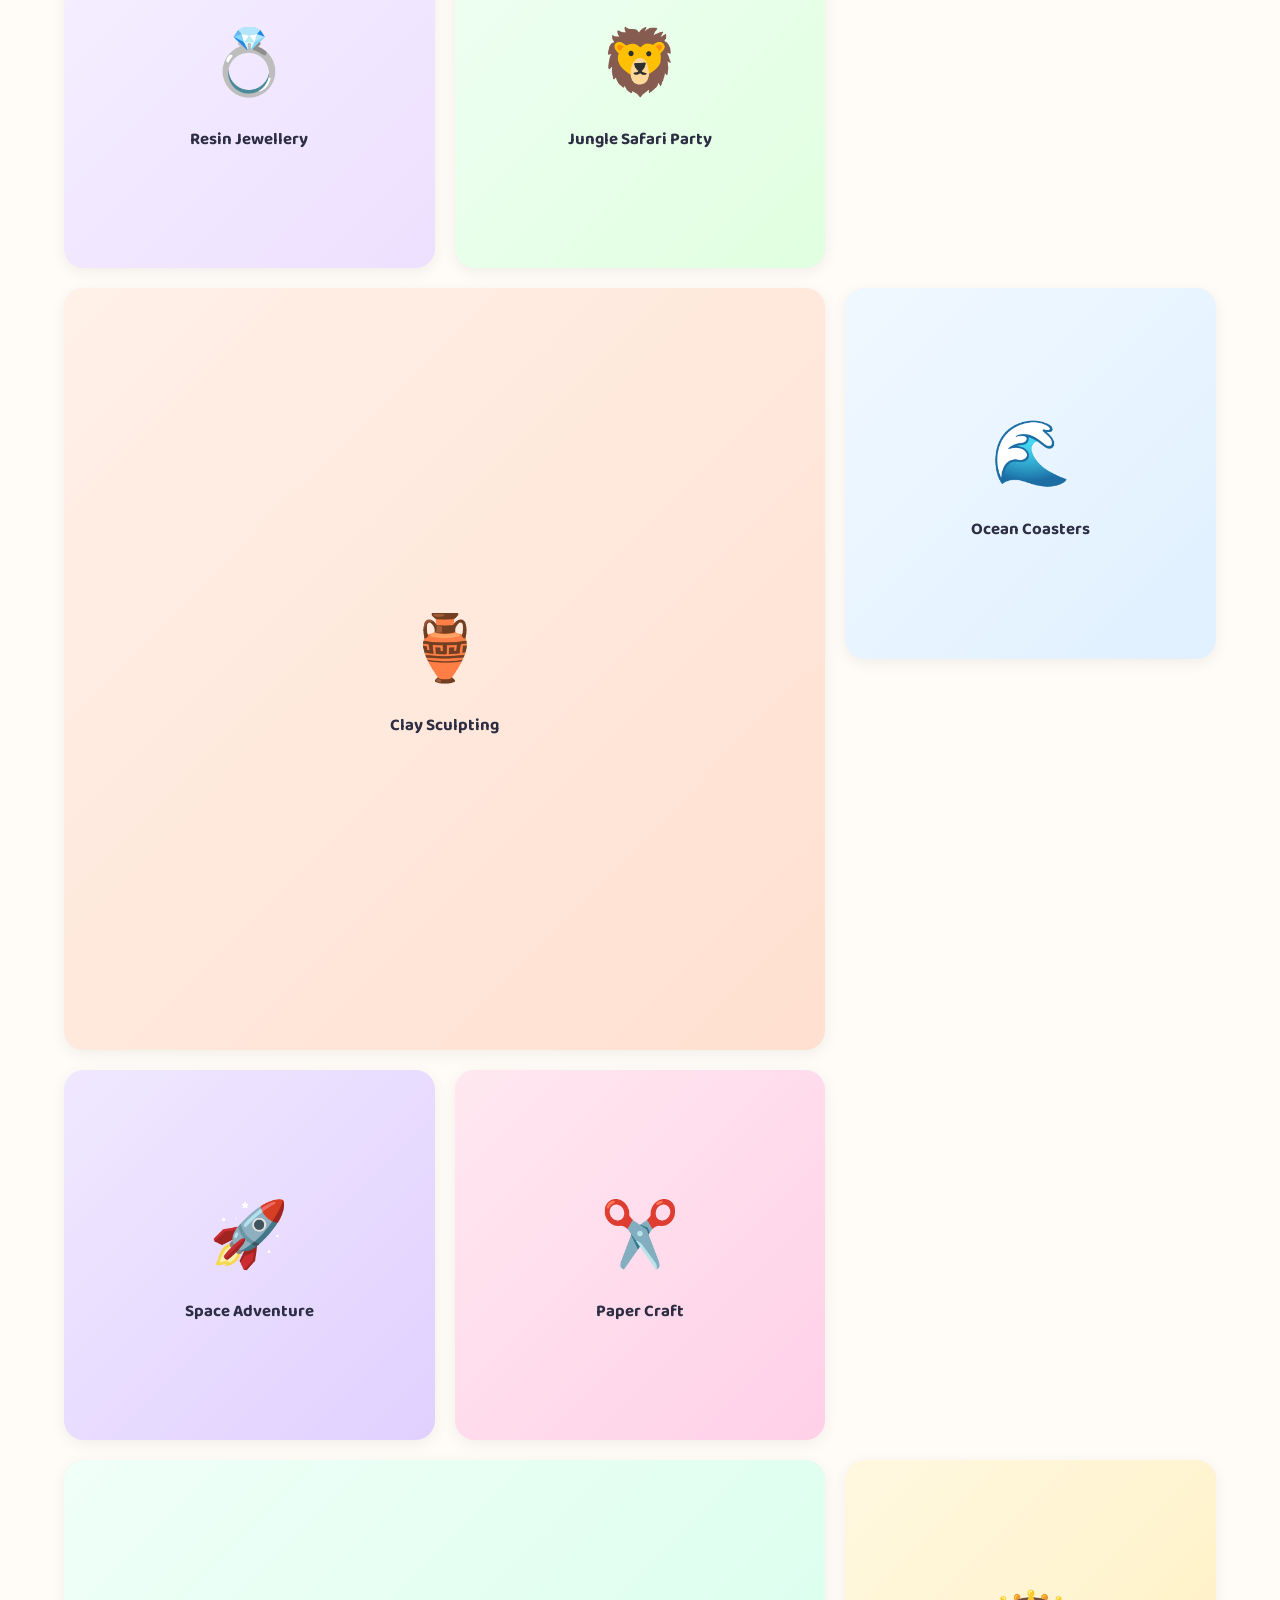
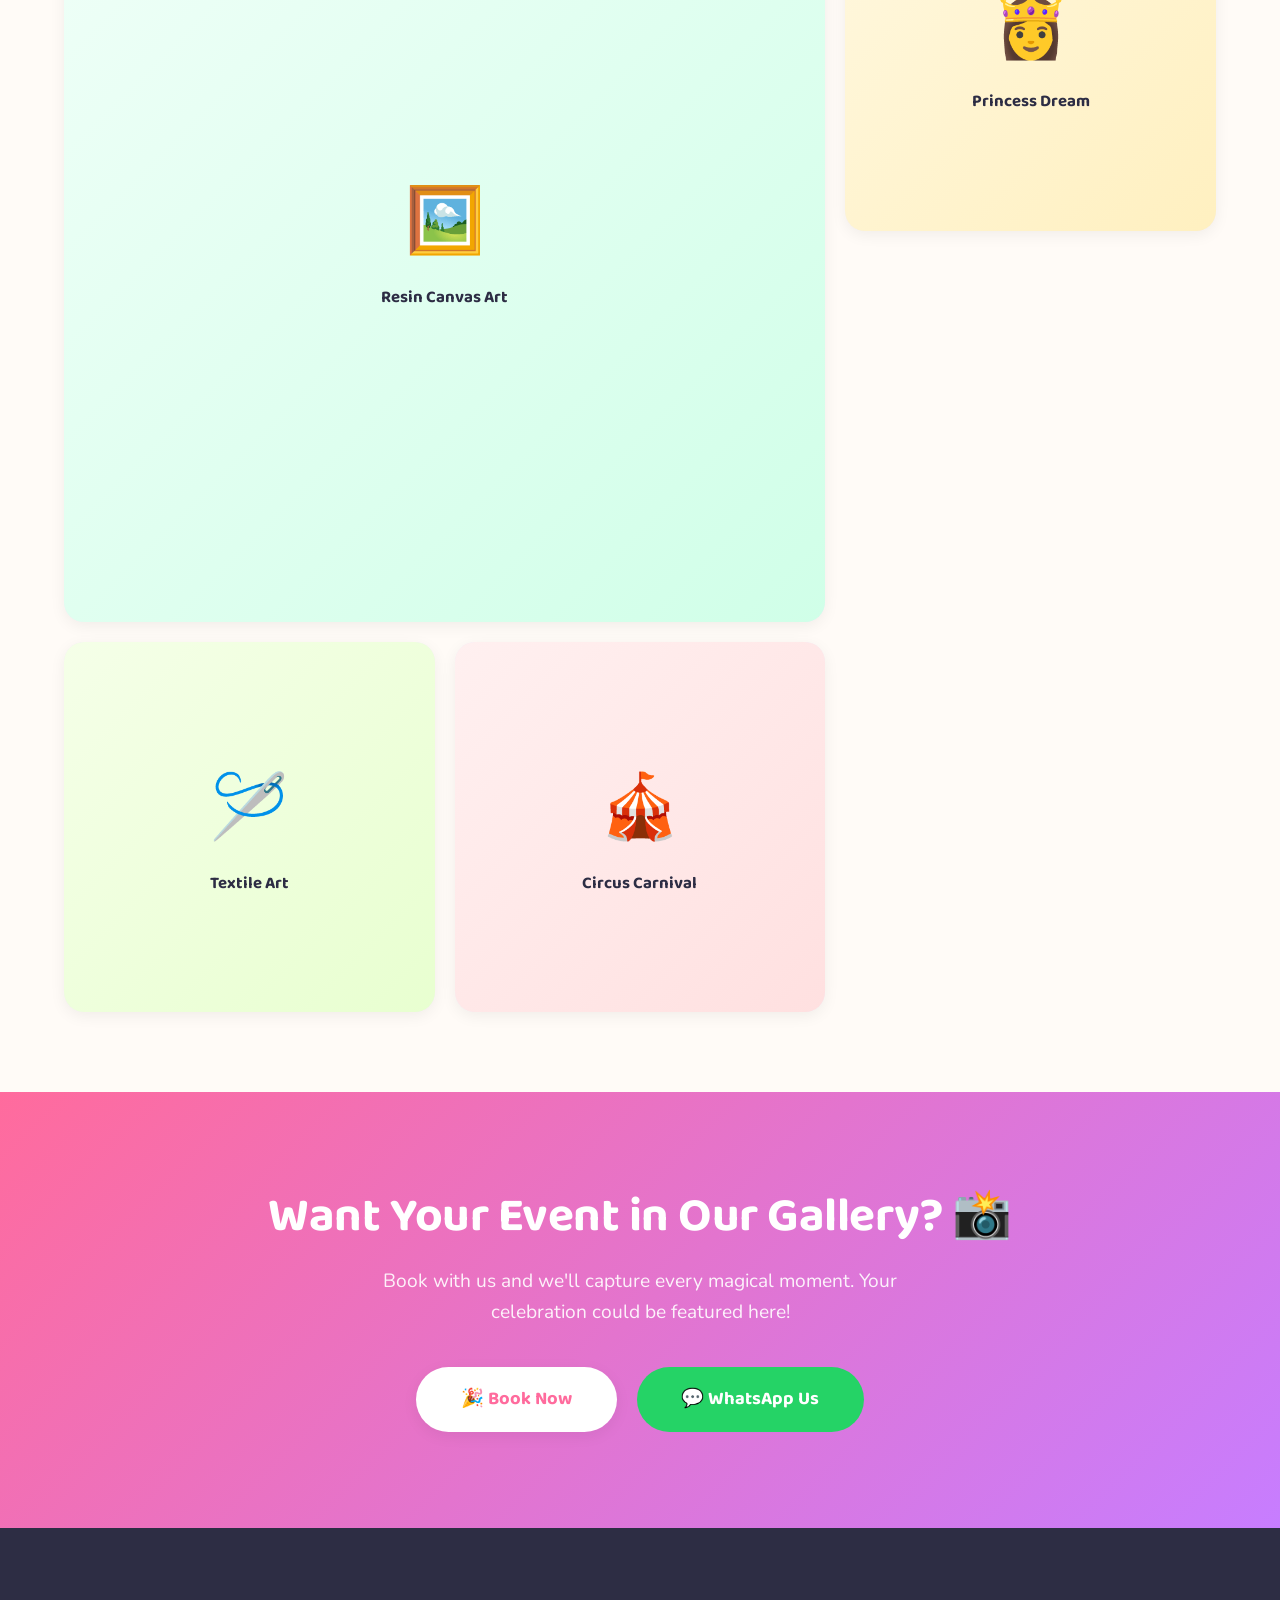
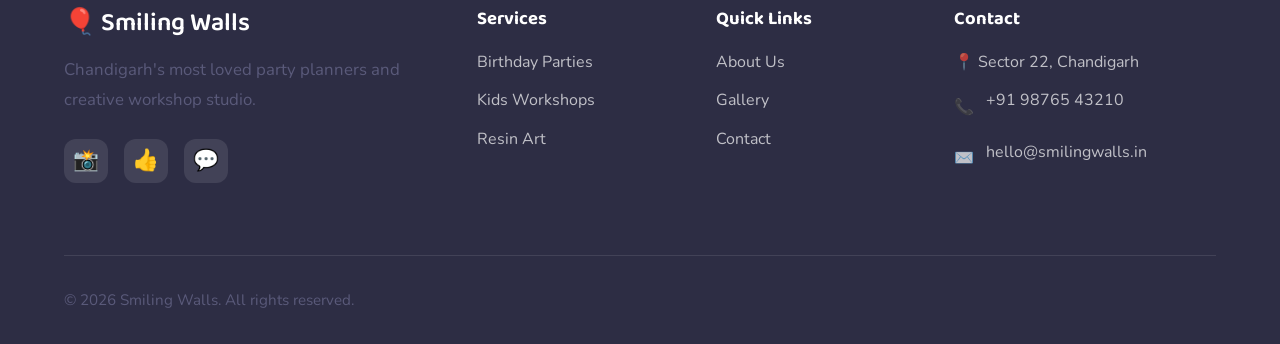
<file: gallery.html>
<!DOCTYPE html>
<html lang="en">

<head>
  <meta charset="UTF-8" />
  <meta name="viewport" content="width=device-width, initial-scale=1.0" />
  <title>Gallery — Smiling Walls Kids Parties & Workshops in Chandigarh</title>
  <meta name="description"
    content="See the magic we create! Browse our gallery of kids birthday parties, creative workshops, and resin art sessions in Chandigarh." />
  <meta name="keywords"
    content="kids party gallery Chandigarh, birthday party photos, resin art gallery, workshop photos Chandigarh" />
  <meta property="og:title" content="Gallery — Smiling Walls Chandigarh" />
  <meta property="og:description"
    content="Browse our gallery of magical birthday parties, creative workshops, and resin art sessions in Chandigarh." />
  <meta property="og:url" content="https://smilingwalls.in/gallery.html" />
  <link rel="canonical" href="https://smilingwalls.in/gallery.html" />
  <link rel="preconnect" href="https://fonts.googleapis.com" />
  <link rel="preconnect" href="https://fonts.gstatic.com" crossorigin />
  <link rel="stylesheet" href="https://cdnjs.cloudflare.com/ajax/libs/font-awesome/6.5.1/css/all.min.css" />
  <link rel="stylesheet" href="css/style.css" />
</head>

<body>
  <a href="#main" class="skip-link">Skip to main content</a>

  <nav class="navbar" role="navigation" aria-label="Main navigation">
    <div class="navbar-inner">
      <a href="index.html" class="navbar-brand">
        <div class="logo-icon" aria-hidden="true">🎈</div>
        Smiling <span>Walls</span>
      </a>
      <ul class="nav-links" role="list">
        <li><a href="index.html">Home</a></li>
        <li><a href="birthday-parties.html">Birthday Parties</a></li>
        <li><a href="kids-workshops.html">Kids Workshops</a></li>
        <li><a href="resin-workshops.html">Resin Art</a></li>
        <li><a href="gallery.html" class="active">Gallery</a></li>
        <li><a href="about.html">About</a></li>
        <li><a href="contact.html">Contact</a></li>
      </ul>
      <a href="contact.html" class="btn btn-primary nav-cta">🎉 Book Now</a>
      <button class="hamburger" aria-label="Toggle mobile menu"
        aria-expanded="false"><span></span><span></span><span></span></button>
    </div>
  </nav>
  <div id="mobile-menu" class="mobile-menu">
    <a href="index.html">🏠 Home</a>
    <a href="birthday-parties.html">🎂 Birthday Parties</a>
    <a href="kids-workshops.html">🎨 Kids Workshops</a>
    <a href="resin-workshops.html">💎 Resin Art</a>
    <a href="gallery.html">📸 Gallery</a>
    <a href="about.html">💛 About</a>
    <a href="contact.html">📞 Contact</a>
  </div>

  <main id="main">
    <section class="page-hero">
      <div class="hero-confetti" aria-hidden="true"></div>
      <div class="container">
        <nav class="breadcrumb" aria-label="Breadcrumb">
          <a href="index.html">Home</a> <span>›</span>
          <span aria-current="page">Gallery</span>
        </nav>
        <div class="badge">Our Work</div>
        <h1>See the <span class="text-pink">Magic We Create</span> ✨</h1>
        <p>Every image tells a story of joy, creativity, and unforgettable moments. Browse our gallery of celebrations
          and workshops from Chandigarh!</p>
      </div>
    </section>

    <!-- Gallery Filter -->
    <section class="section-pad" aria-labelledby="gallery-heading">
      <div class="container">

        <!-- Filter Buttons -->
        <div style="display:flex;gap:0.75rem;justify-content:center;flex-wrap:wrap;margin-bottom:2.5rem" role="tablist"
          aria-label="Gallery filter">
          <button class="gallery-filter-btn btn btn-primary active" data-filter="all" role="tab"
            aria-selected="true">All ✨</button>
          <button class="gallery-filter-btn btn btn-outline" data-filter="birthday" role="tab" aria-selected="false">🎂
            Birthday Parties</button>
          <button class="gallery-filter-btn btn btn-outline" data-filter="workshop" role="tab" aria-selected="false">🎨
            Kids Workshops</button>
          <button class="gallery-filter-btn btn btn-outline" data-filter="resin" role="tab" aria-selected="false">💎
            Resin Art</button>
        </div>

        <h2 id="gallery-heading" class="visually-hidden">Photo Gallery</h2>

        <!-- Gallery Grid -->
        <div class="gallery-grid" id="gallery-container">

          <!-- Birthday Party items -->
          <div class="gallery-item" data-category="birthday" data-emoji="🎂"
            data-label="Unicorn birthday party decoration" role="button" tabindex="0"
            aria-label="View: Unicorn birthday party">
            <div class="gallery-placeholder" style="background:linear-gradient(135deg,#fff0f8,#ffe0f5)">
              <div style="font-size:4rem">🎂</div>
              <p style="font-weight:700;font-family:var(--font-head);color:var(--dark)">Unicorn Party</p>
            </div>
            <div class="overlay" aria-hidden="true">🔍 View</div>
          </div>

          <div class="gallery-item" data-category="workshop" data-emoji="🖌️" data-label="Canvas painting workshop kids"
            role="button" tabindex="0" aria-label="View: Canvas painting workshop">
            <div class="gallery-placeholder" style="background:linear-gradient(135deg,#fff8e0,#ffefc0)">
              <div style="font-size:4rem">🖌️</div>
              <p style="font-weight:700;font-family:var(--font-head);color:var(--dark)">Painting Workshop</p>
            </div>
            <div class="overlay" aria-hidden="true">🔍 View</div>
          </div>

          <div class="gallery-item" data-category="resin" data-emoji="💎" data-label="Resin art jewellery making"
            role="button" tabindex="0" aria-label="View: Resin jewellery workshop">
            <div class="gallery-placeholder" style="background:linear-gradient(135deg,#f5f0ff,#ede0ff)">
              <div style="font-size:4rem">💍</div>
              <p style="font-weight:700;font-family:var(--font-head);color:var(--dark)">Resin Jewellery</p>
            </div>
            <div class="overlay" aria-hidden="true">🔍 View</div>
          </div>

          <div class="gallery-item" data-category="birthday" data-emoji="🦁"
            data-label="Jungle safari themed birthday party" role="button" tabindex="0"
            aria-label="View: Jungle safari party">
            <div class="gallery-placeholder" style="background:linear-gradient(135deg,#f0fff4,#e0ffe0)">
              <div style="font-size:4rem">🦁</div>
              <p style="font-weight:700;font-family:var(--font-head);color:var(--dark)">Jungle Safari Party</p>
            </div>
            <div class="overlay" aria-hidden="true">🔍 View</div>
          </div>

          <div class="gallery-item" data-category="workshop" data-emoji="🏺" data-label="Clay art sculpting workshop"
            role="button" tabindex="0" aria-label="View: Clay sculpting workshop">
            <div class="gallery-placeholder" style="background:linear-gradient(135deg,#fff0e8,#ffe0d0)">
              <div style="font-size:4rem">🏺</div>
              <p style="font-weight:700;font-family:var(--font-head);color:var(--dark)">Clay Sculpting</p>
            </div>
            <div class="overlay" aria-hidden="true">🔍 View</div>
          </div>

          <div class="gallery-item" data-category="resin" data-emoji="🌊" data-label="Ocean resin art coaster"
            role="button" tabindex="0" aria-label="View: Ocean resin coasters">
            <div class="gallery-placeholder" style="background:linear-gradient(135deg,#f0f8ff,#e0f0ff)">
              <div style="font-size:4rem">🌊</div>
              <p style="font-weight:700;font-family:var(--font-head);color:var(--dark)">Ocean Coasters</p>
            </div>
            <div class="overlay" aria-hidden="true">🔍 View</div>
          </div>

          <div class="gallery-item" data-category="birthday" data-emoji="🚀" data-label="Space adventure birthday theme"
            role="button" tabindex="0" aria-label="View: Space adventure party">
            <div class="gallery-placeholder" style="background:linear-gradient(135deg,#f0e8ff,#e0d0ff)">
              <div style="font-size:4rem">🚀</div>
              <p style="font-weight:700;font-family:var(--font-head);color:var(--dark)">Space Adventure</p>
            </div>
            <div class="overlay" aria-hidden="true">🔍 View</div>
          </div>

          <div class="gallery-item" data-category="workshop" data-emoji="✂️"
            data-label="Paper craft and origami workshop" role="button" tabindex="0"
            aria-label="View: Paper craft workshop">
            <div class="gallery-placeholder" style="background:linear-gradient(135deg,#ffe8f0,#ffd0e8)">
              <div style="font-size:4rem">✂️</div>
              <p style="font-weight:700;font-family:var(--font-head);color:var(--dark)">Paper Craft</p>
            </div>
            <div class="overlay" aria-hidden="true">🔍 View</div>
          </div>

          <div class="gallery-item" data-category="resin" data-emoji="🖼️" data-label="Resin pour painting canvas art"
            role="button" tabindex="0" aria-label="View: Resin pour painting">
            <div class="gallery-placeholder" style="background:linear-gradient(135deg,#f0fff8,#d0ffe8)">
              <div style="font-size:4rem">🖼️</div>
              <p style="font-weight:700;font-family:var(--font-head);color:var(--dark)">Resin Canvas Art</p>
            </div>
            <div class="overlay" aria-hidden="true">🔍 View</div>
          </div>

          <div class="gallery-item" data-category="birthday" data-emoji="👸" data-label="Princess birthday theme party"
            role="button" tabindex="0" aria-label="View: Princess theme party">
            <div class="gallery-placeholder" style="background:linear-gradient(135deg,#fff8e0,#fff0c0)">
              <div style="font-size:4rem">👸</div>
              <p style="font-weight:700;font-family:var(--font-head);color:var(--dark)">Princess Dream</p>
            </div>
            <div class="overlay" aria-hidden="true">🔍 View</div>
          </div>

          <div class="gallery-item" data-category="workshop" data-emoji="🪡"
            data-label="Textile and fabric painting workshop" role="button" tabindex="0"
            aria-label="View: Textile art workshop">
            <div class="gallery-placeholder" style="background:linear-gradient(135deg,#f5ffe8,#e8ffd0)">
              <div style="font-size:4rem">🪡</div>
              <p style="font-weight:700;font-family:var(--font-head);color:var(--dark)">Textile Art</p>
            </div>
            <div class="overlay" aria-hidden="true">🔍 View</div>
          </div>

          <div class="gallery-item" data-category="birthday" data-emoji="🎪" data-label="Circus carnival birthday party"
            role="button" tabindex="0" aria-label="View: Circus carnival party">
            <div class="gallery-placeholder" style="background:linear-gradient(135deg,#fff0f0,#ffe0e0)">
              <div style="font-size:4rem">🎪</div>
              <p style="font-weight:700;font-family:var(--font-head);color:var(--dark)">Circus Carnival</p>
            </div>
            <div class="overlay" aria-hidden="true">🔍 View</div>
          </div>
        </div>
      </div>
    </section>

    <!-- CTA -->
    <section class="cta-banner">
      <div class="container">
        <h2>Want Your Event in Our Gallery? 📸</h2>
        <p>Book with us and we'll capture every magical moment. Your celebration could be featured here!</p>
        <div class="cta-banner-btns">
          <a href="contact.html" class="btn btn-white btn-lg">🎉 Book Now</a>
          <a href="https://wa.me/919876543210" class="btn btn-whatsapp btn-lg" target="_blank" rel="noopener">💬
            WhatsApp Us</a>
        </div>
      </div>
    </section>
  </main>

  <!-- Lightbox -->
  <div id="lightbox" class="lightbox" role="dialog" aria-modal="true" aria-label="Image viewer">
    <div class="lightbox-content">
      <button class="lightbox-close" aria-label="Close image viewer">✕</button>
      <div class="lightbox-img" role="img"></div>
    </div>
  </div>

  <footer role="contentinfo">
    <div class="container">
      <div class="footer-grid">
        <div class="footer-brand">
          <h3>🎈 Smiling Walls</h3>
          <p>Chandigarh's most loved party planners and creative workshop studio.</p>
          <div class="social-links">
            <a href="#" class="social-link" aria-label="Instagram">📸</a>
            <a href="#" class="social-link" aria-label="Facebook">👍</a>
            <a href="https://wa.me/919876543210" class="social-link" aria-label="WhatsApp" target="_blank"
              rel="noopener">💬</a>
          </div>
        </div>
        <div class="footer-col">
          <h4>Services</h4>
          <a href="birthday-parties.html">Birthday Parties</a>
          <a href="kids-workshops.html">Kids Workshops</a>
          <a href="resin-workshops.html">Resin Art</a>
        </div>
        <div class="footer-col">
          <h4>Quick Links</h4>
          <a href="about.html">About Us</a>
          <a href="gallery.html">Gallery</a>
          <a href="contact.html">Contact</a>
        </div>
        <div class="footer-col footer-contact">
          <h4>Contact</h4>
          <p>📍 Sector 22, Chandigarh</p>
          <p>📞 <a href="tel:+919876543210">+91 98765 43210</a></p>
          <p>✉️ <a href="mailto:hello@smilingwalls.in">hello@smilingwalls.in</a></p>
        </div>
      </div>
      <div class="footer-bottom">
        <p>© 2026 Smiling Walls. All rights reserved.</p>
      </div>
    </div>
  </footer>

  <!-- WhatsApp FAB -->
  <a href="https://wa.me/9814910307?text=Hi%20Smiling%20Walls!%20I%20want%20to%20book%20an%20event."
    class="whatsapp-float" target="_blank" rel="noopener noreferrer" aria-label="Chat with us on WhatsApp">
    <i class="fab fa-whatsapp"></i>
  </a>


  <script src="js/main.js" defer></script>
  <script>
    // Gallery filter functionality
    (function () {
      const filterBtns = document.querySelectorAll('.gallery-filter-btn');
      const items = document.querySelectorAll('.gallery-item');

      filterBtns.forEach(btn => {
        btn.addEventListener('click', () => {
          const filter = btn.dataset.filter;

          // Update active button
          filterBtns.forEach(b => {
            b.classList.remove('active', 'btn-primary');
            b.classList.add('btn-outline');
            b.setAttribute('aria-selected', 'false');
          });
          btn.classList.add('active', 'btn-primary');
          btn.classList.remove('btn-outline');
          btn.setAttribute('aria-selected', 'true');

          // Filter items
          items.forEach(item => {
            const match = filter === 'all' || item.dataset.category === filter;
            item.style.display = match ? '' : 'none';
            item.style.animation = match ? 'fadeIn 0.4s ease forwards' : '';
          });
        });
      });

      // Keyboard accessibility for gallery items
      items.forEach(item => {
        item.addEventListener('keydown', e => {
          if (e.key === 'Enter' || e.key === ' ') {
            e.preventDefault();
            item.click();
          }
        });
      });
    })();
  </script>

  <style>
    .visually-hidden {
      position: absolute;
      width: 1px;
      height: 1px;
      overflow: hidden;
      clip: rect(0, 0, 0, 0);
      white-space: nowrap;
    }
  </style>
</body>

</html>
</file>
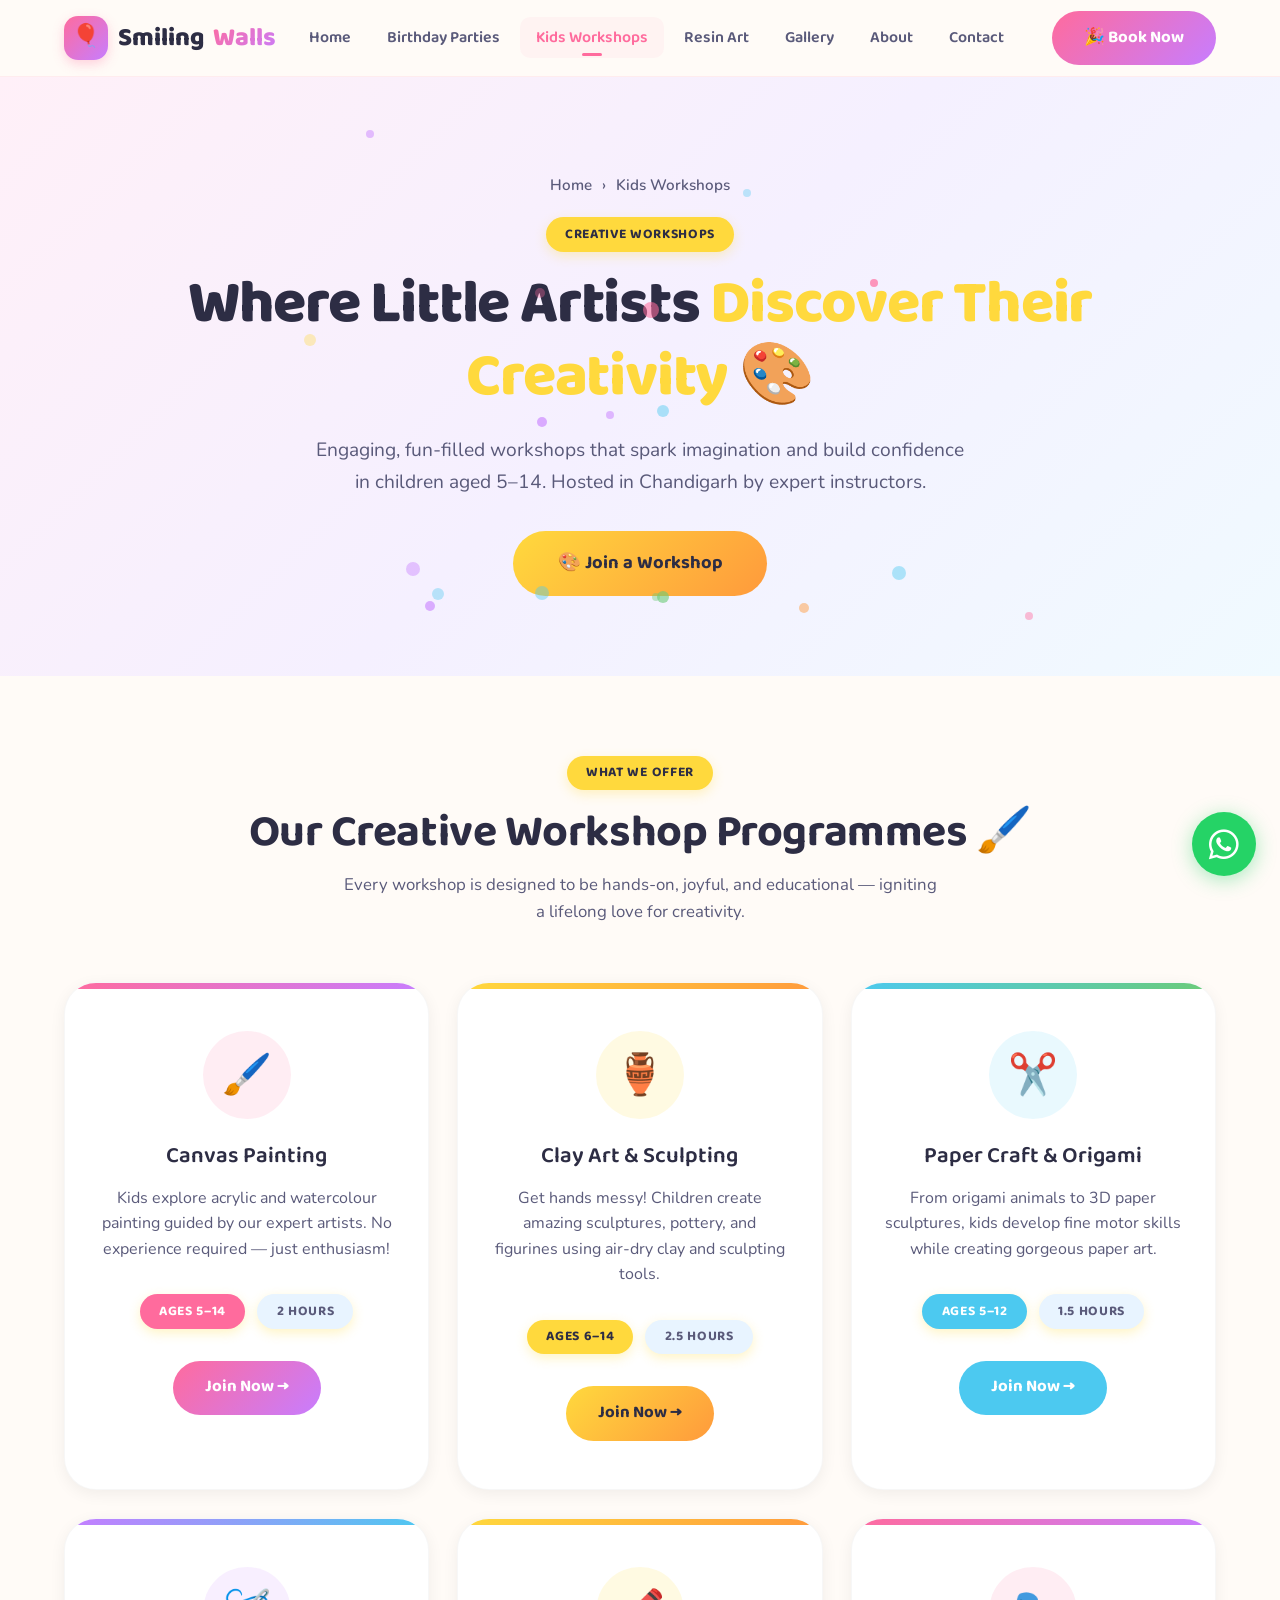
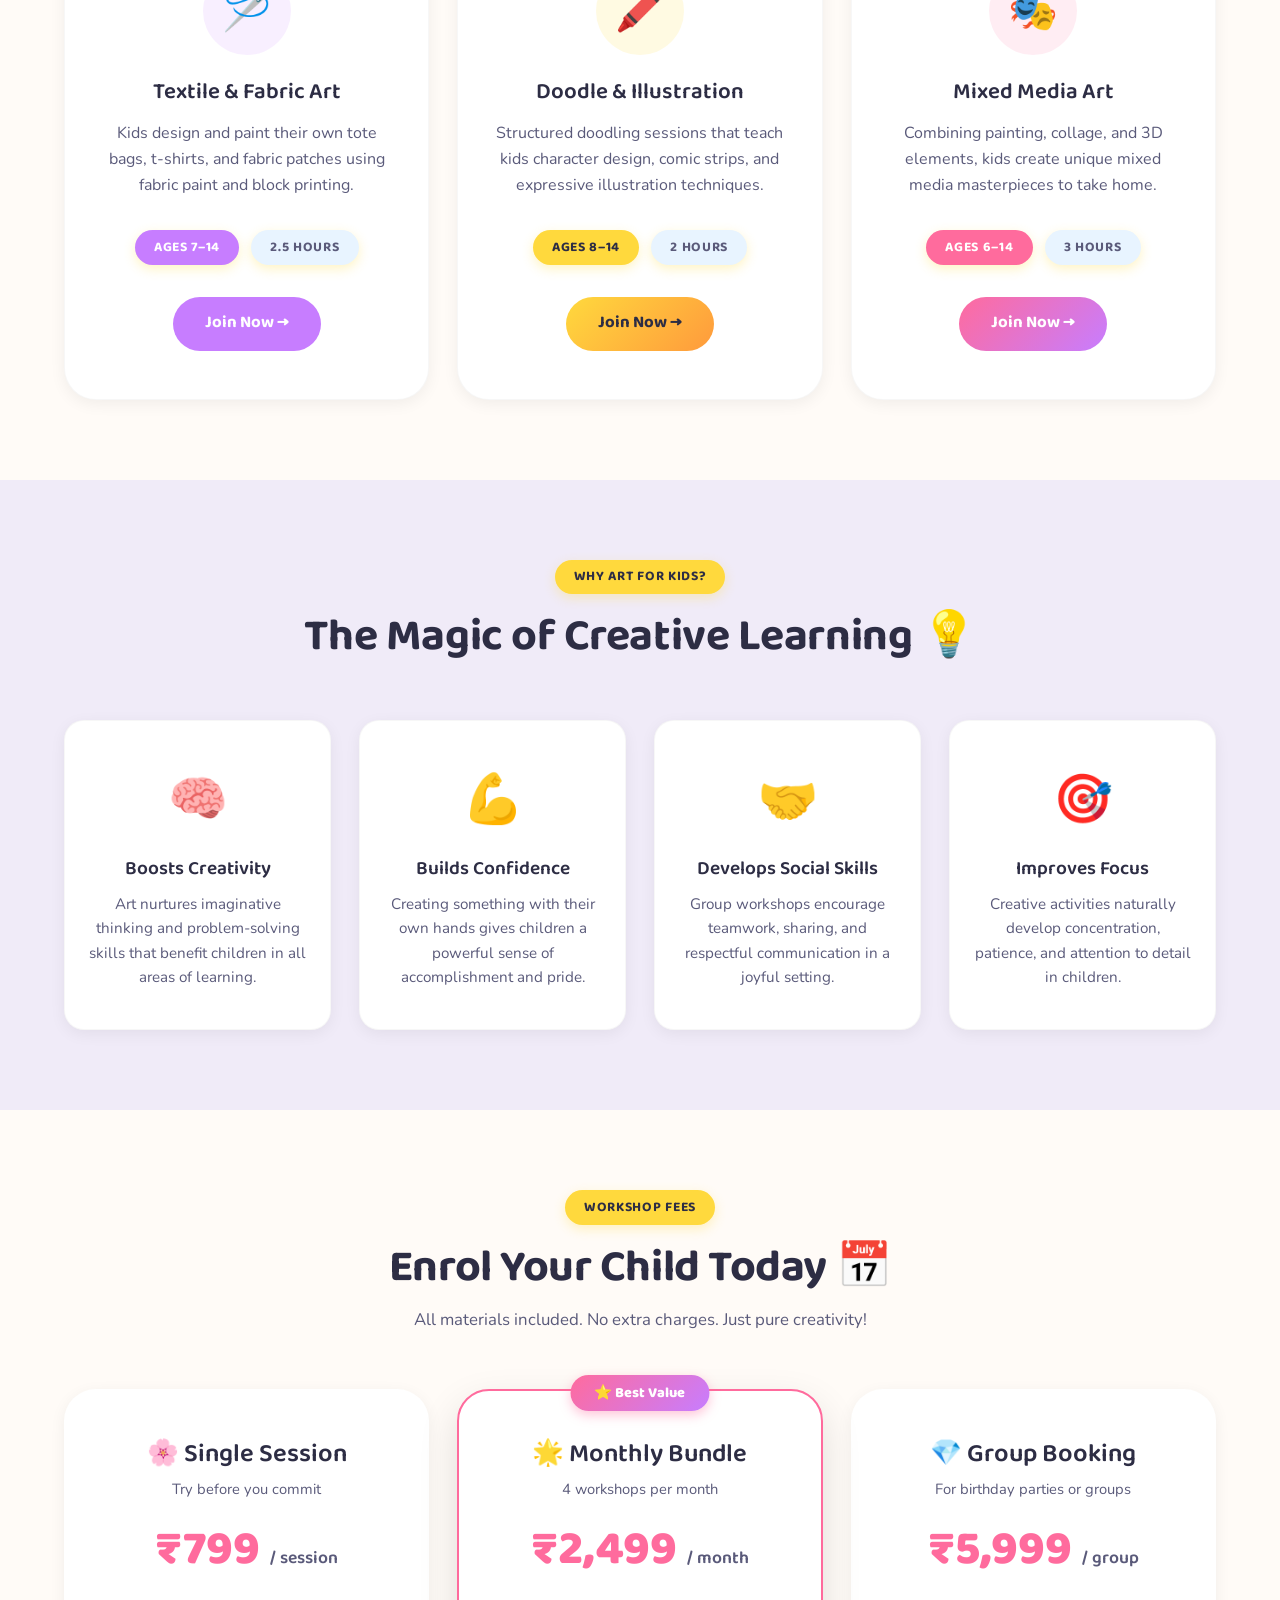
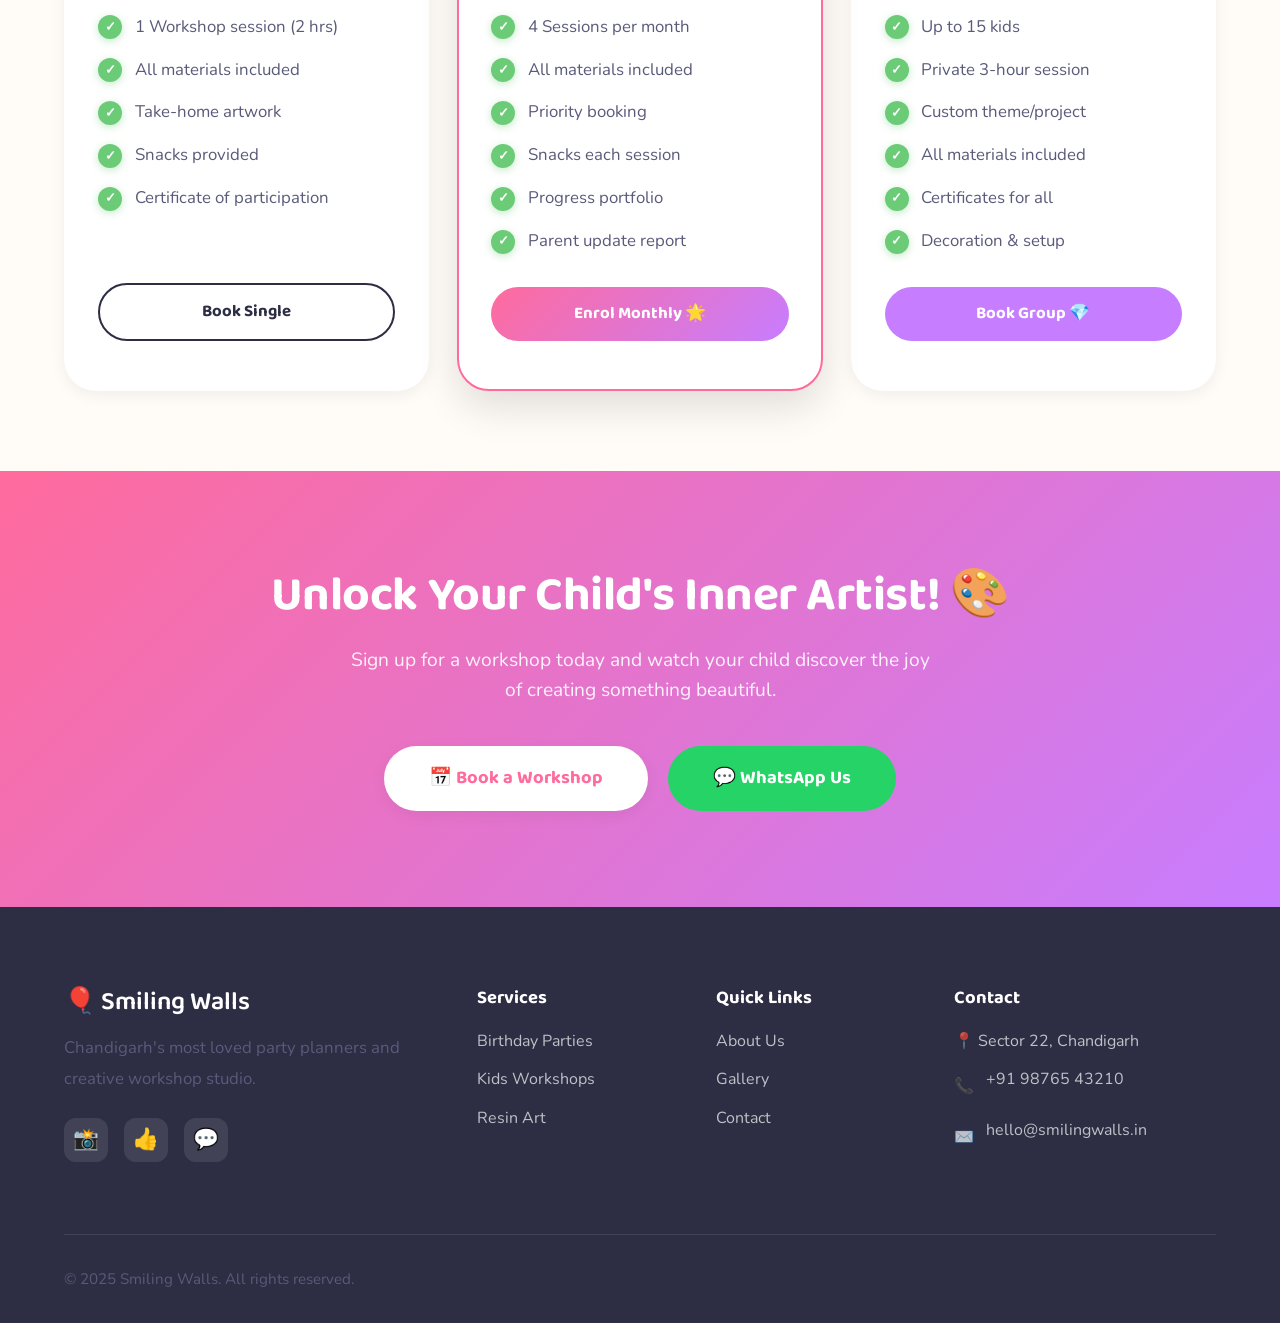
<file: kids-workshops.html>
<!DOCTYPE html>
<html lang="en">

<head>
  <meta charset="UTF-8" />
  <meta name="viewport" content="width=device-width, initial-scale=1.0" />
  <title>Creative Workshops for Kids in Chandigarh — Smiling Walls</title>
  <meta name="description"
    content="Fun creative workshops for kids in Chandigarh. Painting, clay art, craft, and more! Expert instructors, safe materials, unforgettable experiences." />
  <meta name="keywords"
    content="kids workshops Chandigarh, art workshops for children, creative classes kids Chandigarh, painting workshop kids" />
  <meta property="og:title" content="Creative Workshops for Kids — Smiling Walls Chandigarh" />
  <meta property="og:description"
    content="Engaging, fun creative workshops for kids in Chandigarh. Art, craft, and more with expert instructors." />
  <meta property="og:url" content="https://smilingwalls.in/kids-workshops.html" />
  <link rel="canonical" href="https://smilingwalls.in/kids-workshops.html" />
  <link rel="preconnect" href="https://fonts.googleapis.com" />
  <link rel="preconnect" href="https://fonts.gstatic.com" crossorigin />
  <link rel="stylesheet" href="https://cdnjs.cloudflare.com/ajax/libs/font-awesome/6.5.1/css/all.min.css" />
  <link rel="stylesheet" href="css/style.css" />
</head>

<body>
  <a href="#main" class="skip-link">Skip to main content</a>

  <nav class="navbar" role="navigation" aria-label="Main navigation">
    <div class="navbar-inner">
      <a href="index.html" class="navbar-brand" aria-label="Smiling Walls Home">
        <div class="logo-icon" aria-hidden="true">🎈</div>
        Smiling <span>Walls</span>
      </a>
      <ul class="nav-links" role="list">
        <li><a href="index.html">Home</a></li>
        <li><a href="birthday-parties.html">Birthday Parties</a></li>
        <li><a href="kids-workshops.html" class="active">Kids Workshops</a></li>
        <li><a href="resin-workshops.html">Resin Art</a></li>
        <li><a href="gallery.html">Gallery</a></li>
        <li><a href="about.html">About</a></li>
        <li><a href="contact.html">Contact</a></li>
      </ul>
      <a href="contact.html" class="btn btn-primary nav-cta">🎉 Book Now</a>
      <button class="hamburger" aria-label="Toggle mobile menu"
        aria-expanded="false"><span></span><span></span><span></span></button>
    </div>
  </nav>
  <div id="mobile-menu" class="mobile-menu">
    <a href="index.html">🏠 Home</a>
    <a href="birthday-parties.html">🎂 Birthday Parties</a>
    <a href="kids-workshops.html">🎨 Kids Workshops</a>
    <a href="resin-workshops.html">💎 Resin Art</a>
    <a href="gallery.html">📸 Gallery</a>
    <a href="about.html">💛 About</a>
    <a href="contact.html">📞 Contact</a>
  </div>

  <main id="main">
    <section class="page-hero">
      <div class="hero-confetti" aria-hidden="true"></div>
      <div class="container">
        <nav class="breadcrumb" aria-label="Breadcrumb">
          <a href="index.html">Home</a> <span>›</span>
          <span aria-current="page">Kids Workshops</span>
        </nav>
        <div class="badge">Creative Workshops</div>
        <h1>Where Little Artists <span class="text-yellow">Discover Their Creativity</span> 🎨</h1>
        <p>Engaging, fun-filled workshops that spark imagination and build confidence in children aged 5–14. Hosted in
          Chandigarh by expert instructors.</p>
        <a href="contact.html" class="btn btn-secondary btn-lg">🎨 Join a Workshop</a>
      </div>
    </section>

    <!-- Workshop Types -->
    <section class="section-pad" aria-labelledby="workshop-types-heading">
      <div class="container">
        <div class="section-title animate-up">
          <div class="badge">What We Offer</div>
          <h2 id="workshop-types-heading">Our Creative Workshop Programmes 🖌️</h2>
          <p>Every workshop is designed to be hands-on, joyful, and educational — igniting a lifelong love for
            creativity.</p>
        </div>

        <div class="services-grid">
          <article class="service-card pink animate-up delay-1">
            <div class="icon-wrap">🖌️</div>
            <h3>Canvas Painting</h3>
            <p>Kids explore acrylic and watercolour painting guided by our expert artists. No experience required — just
              enthusiasm!</p>
            <div style="margin-bottom:1rem">
              <span class="badge" style="background:var(--pink);color:white;margin-right:0.5rem">Ages 5–14</span>
              <span class="badge" style="background:#e8f4ff;color:var(--mid)">2 hours</span>
            </div>
            <a href="contact.html" class="btn btn-primary">Join Now →</a>
          </article>

          <article class="service-card yellow animate-up delay-2">
            <div class="icon-wrap">🏺</div>
            <h3>Clay Art & Sculpting</h3>
            <p>Get hands messy! Children create amazing sculptures, pottery, and figurines using air-dry clay and
              sculpting tools.</p>
            <div style="margin-bottom:1rem">
              <span class="badge" style="background:var(--yellow);color:var(--dark);margin-right:0.5rem">Ages
                6–14</span>
              <span class="badge" style="background:#e8f4ff;color:var(--mid)">2.5 hours</span>
            </div>
            <a href="contact.html" class="btn btn-secondary">Join Now →</a>
          </article>

          <article class="service-card teal animate-up delay-3">
            <div class="icon-wrap">✂️</div>
            <h3>Paper Craft & Origami</h3>
            <p>From origami animals to 3D paper sculptures, kids develop fine motor skills while creating gorgeous paper
              art.</p>
            <div style="margin-bottom:1rem">
              <span class="badge" style="background:var(--teal);color:white;margin-right:0.5rem">Ages 5–12</span>
              <span class="badge" style="background:#e8f4ff;color:var(--mid)">1.5 hours</span>
            </div>
            <a href="contact.html" class="btn btn-teal">Join Now →</a>
          </article>

          <article class="service-card purple animate-up delay-1">
            <div class="icon-wrap">🪡</div>
            <h3>Textile & Fabric Art</h3>
            <p>Kids design and paint their own tote bags, t-shirts, and fabric patches using fabric paint and block
              printing.</p>
            <div style="margin-bottom:1rem">
              <span class="badge" style="background:var(--purple);color:white;margin-right:0.5rem">Ages 7–14</span>
              <span class="badge" style="background:#e8f4ff;color:var(--mid)">2.5 hours</span>
            </div>
            <a href="contact.html" class="btn btn-purple">Join Now →</a>
          </article>

          <article class="service-card yellow animate-up delay-2">
            <div class="icon-wrap">🖍️</div>
            <h3>Doodle & Illustration</h3>
            <p>Structured doodling sessions that teach kids character design, comic strips, and expressive illustration
              techniques.</p>
            <div style="margin-bottom:1rem">
              <span class="badge" style="background:var(--yellow);color:var(--dark);margin-right:0.5rem">Ages
                8–14</span>
              <span class="badge" style="background:#e8f4ff;color:var(--mid)">2 hours</span>
            </div>
            <a href="contact.html" class="btn btn-secondary">Join Now →</a>
          </article>

          <article class="service-card pink animate-up delay-3">
            <div class="icon-wrap">🎭</div>
            <h3>Mixed Media Art</h3>
            <p>Combining painting, collage, and 3D elements, kids create unique mixed media masterpieces to take home.
            </p>
            <div style="margin-bottom:1rem">
              <span class="badge" style="background:var(--pink);color:white;margin-right:0.5rem">Ages 6–14</span>
              <span class="badge" style="background:#e8f4ff;color:var(--mid)">3 hours</span>
            </div>
            <a href="contact.html" class="btn btn-primary">Join Now →</a>
          </article>
        </div>
      </div>
    </section>

    <!-- Benefits -->
    <section class="section-pad bg-light" aria-labelledby="benefits-heading">
      <div class="container">
        <div class="section-title animate-up">
          <div class="badge">Why Art for Kids?</div>
          <h2 id="benefits-heading">The Magic of Creative Learning 💡</h2>
        </div>
        <div class="why-grid">
          <div class="why-card animate-up delay-1">
            <div class="icon">🧠</div>
            <h3>Boosts Creativity</h3>
            <p>Art nurtures imaginative thinking and problem-solving skills that benefit children in all areas of
              learning.</p>
          </div>
          <div class="why-card animate-up delay-2">
            <div class="icon">💪</div>
            <h3>Builds Confidence</h3>
            <p>Creating something with their own hands gives children a powerful sense of accomplishment and pride.</p>
          </div>
          <div class="why-card animate-up delay-3">
            <div class="icon">🤝</div>
            <h3>Develops Social Skills</h3>
            <p>Group workshops encourage teamwork, sharing, and respectful communication in a joyful setting.</p>
          </div>
          <div class="why-card animate-up delay-4">
            <div class="icon">🎯</div>
            <h3>Improves Focus</h3>
            <p>Creative activities naturally develop concentration, patience, and attention to detail in children.</p>
          </div>
        </div>
      </div>
    </section>

    <!-- Workshop Pricing -->
    <section class="section-pad" aria-labelledby="workshop-pricing-heading">
      <div class="container">
        <div class="section-title animate-up">
          <div class="badge">Workshop Fees</div>
          <h2 id="workshop-pricing-heading">Enrol Your Child Today 📅</h2>
          <p>All materials included. No extra charges. Just pure creativity!</p>
        </div>
        <div class="pricing-grid">
          <div class="pricing-card animate-up delay-1">
            <h3>🌸 Single Session</h3>
            <p style="font-size:0.92rem;color:var(--mid)">Try before you commit</p>
            <div class="price">₹799 <small>/ session</small></div>
            <ul class="pricing-features">
              <li>1 Workshop session (2 hrs)</li>
              <li>All materials included</li>
              <li>Take-home artwork</li>
              <li>Snacks provided</li>
              <li>Certificate of participation</li>
            </ul>
            <a href="contact.html" class="btn btn-outline" style="width:100%;justify-content:center">Book Single</a>
          </div>

          <div class="pricing-card featured animate-up delay-2">
            <div class="popular-badge">⭐ Best Value</div>
            <h3>🌟 Monthly Bundle</h3>
            <p style="font-size:0.92rem;color:var(--mid)">4 workshops per month</p>
            <div class="price">₹2,499 <small>/ month</small></div>
            <ul class="pricing-features">
              <li>4 Sessions per month</li>
              <li>All materials included</li>
              <li>Priority booking</li>
              <li>Snacks each session</li>
              <li>Progress portfolio</li>
              <li>Parent update report</li>
            </ul>
            <a href="contact.html" class="btn btn-primary" style="width:100%;justify-content:center">Enrol Monthly
              🌟</a>
          </div>

          <div class="pricing-card animate-up delay-3">
            <h3>💎 Group Booking</h3>
            <p style="font-size:0.92rem;color:var(--mid)">For birthday parties or groups</p>
            <div class="price">₹5,999 <small>/ group</small></div>
            <ul class="pricing-features">
              <li>Up to 15 kids</li>
              <li>Private 3-hour session</li>
              <li>Custom theme/project</li>
              <li>All materials included</li>
              <li>Certificates for all</li>
              <li>Decoration & setup</li>
            </ul>
            <a href="contact.html" class="btn btn-purple" style="width:100%;justify-content:center">Book Group 💎</a>
          </div>
        </div>
      </div>
    </section>

    <!-- CTA -->
    <section class="cta-banner">
      <div class="container">
        <h2>Unlock Your Child's Inner Artist! 🎨</h2>
        <p>Sign up for a workshop today and watch your child discover the joy of creating something beautiful.</p>
        <div class="cta-banner-btns">
          <a href="contact.html" class="btn btn-white btn-lg">📅 Book a Workshop</a>
          <a href="https://wa.me/919876543210?text=Hi!%20I%20want%20to%20join%20a%20kids%20workshop."
            class="btn btn-whatsapp btn-lg" target="_blank" rel="noopener">💬 WhatsApp Us</a>
        </div>
      </div>
    </section>
  </main>

  <footer role="contentinfo">
    <div class="container">
      <div class="footer-grid">
        <div class="footer-brand">
          <h3>🎈 Smiling Walls</h3>
          <p>Chandigarh's most loved party planners and creative workshop studio.</p>
          <div class="social-links">
            <a href="#" class="social-link" aria-label="Instagram">📸</a>
            <a href="#" class="social-link" aria-label="Facebook">👍</a>
            <a href="https://wa.me/919876543210" class="social-link" aria-label="WhatsApp" target="_blank"
              rel="noopener">💬</a>
          </div>
        </div>
        <div class="footer-col">
          <h4>Services</h4>
          <a href="birthday-parties.html">Birthday Parties</a>
          <a href="kids-workshops.html">Kids Workshops</a>
          <a href="resin-workshops.html">Resin Art</a>
        </div>
        <div class="footer-col">
          <h4>Quick Links</h4>
          <a href="about.html">About Us</a>
          <a href="gallery.html">Gallery</a>
          <a href="contact.html">Contact</a>
        </div>
        <div class="footer-col footer-contact">
          <h4>Contact</h4>
          <p>📍 Sector 22, Chandigarh</p>
          <p>📞 <a href="tel:+919876543210">+91 98765 43210</a></p>
          <p>✉️ <a href="mailto:hello@smilingwalls.in">hello@smilingwalls.in</a></p>
        </div>
      </div>
      <div class="footer-bottom">
        <p>© 2025 Smiling Walls. All rights reserved.</p>
      </div>
    </div>
  </footer>

  <!-- WhatsApp FAB -->
  <a href="https://wa.me/9814910307?text=Hi%20Smiling%20Walls!%20I%20want%20to%20book%20an%20event."
    class="whatsapp-float" target="_blank" rel="noopener noreferrer" aria-label="Chat with us on WhatsApp">
    <i class="fab fa-whatsapp"></i>
  </a>


  <script src="js/main.js" defer></script>
</body>

</html>
</file>
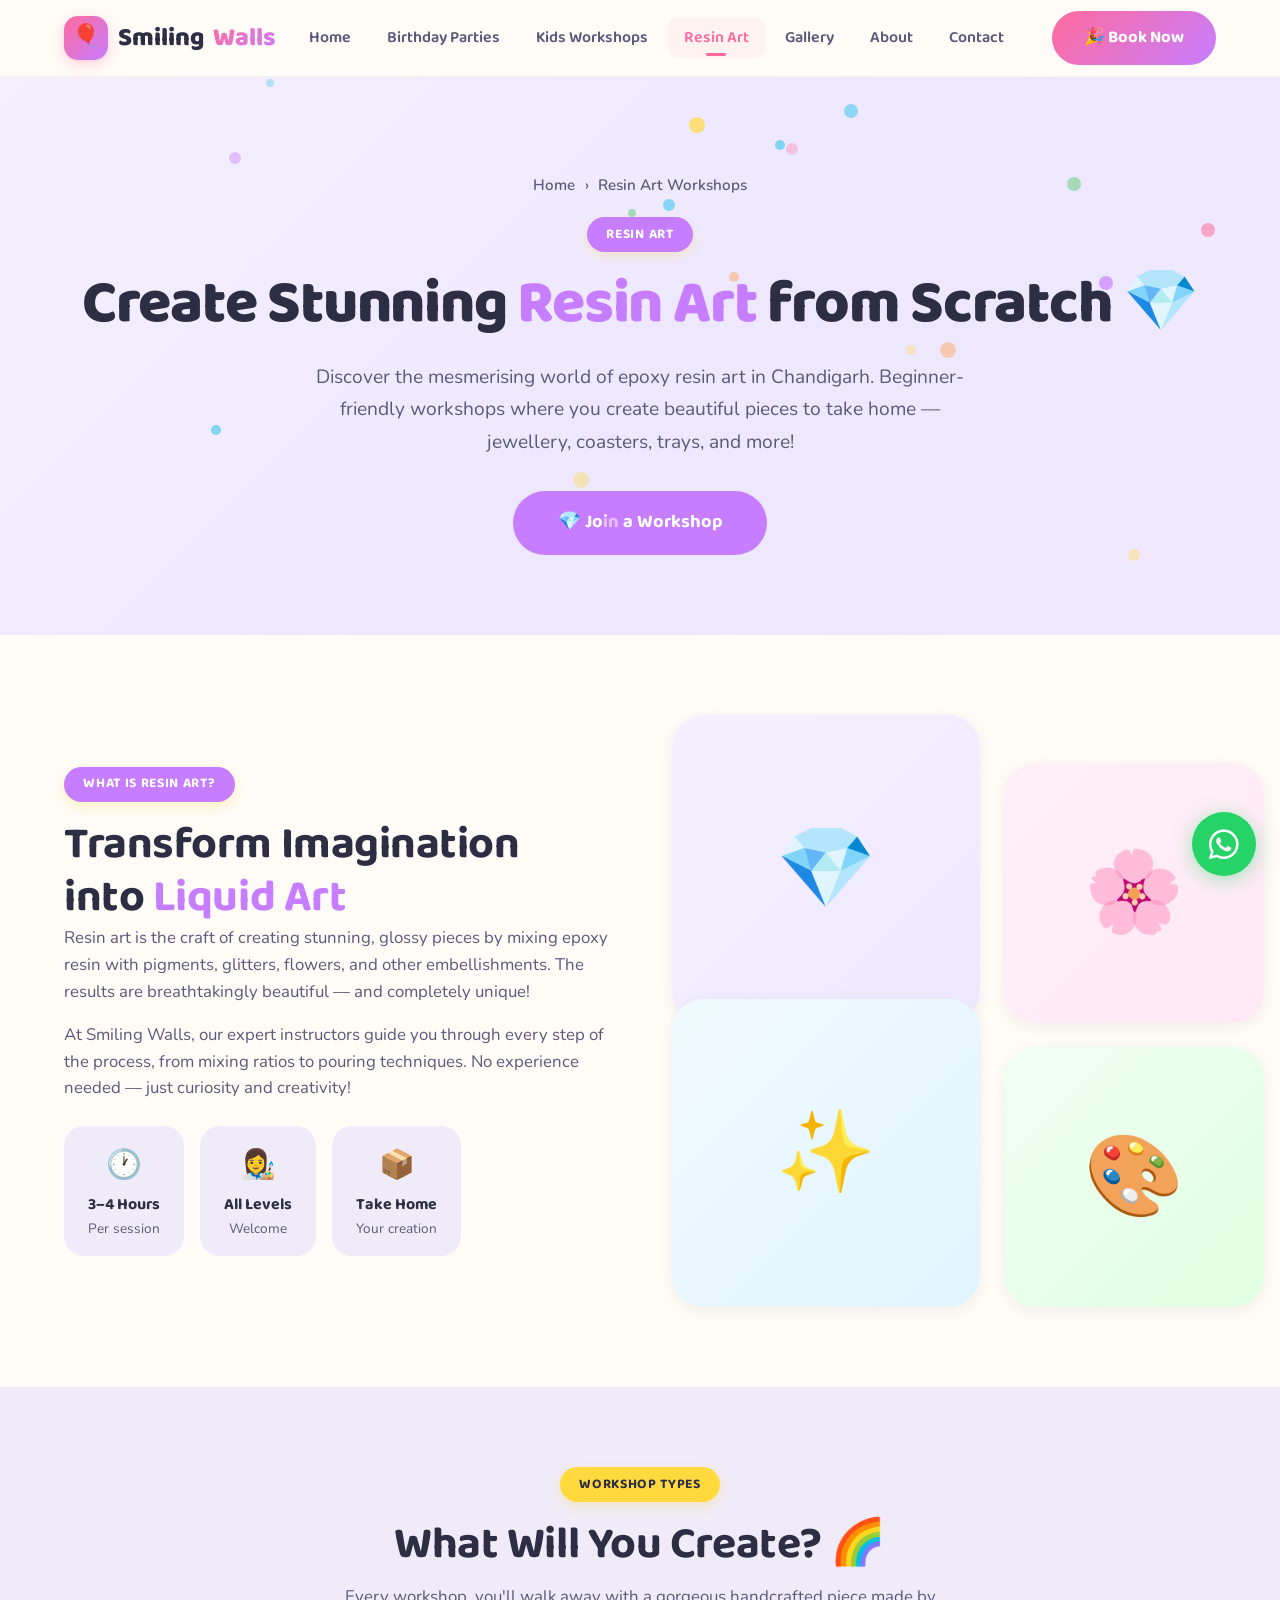
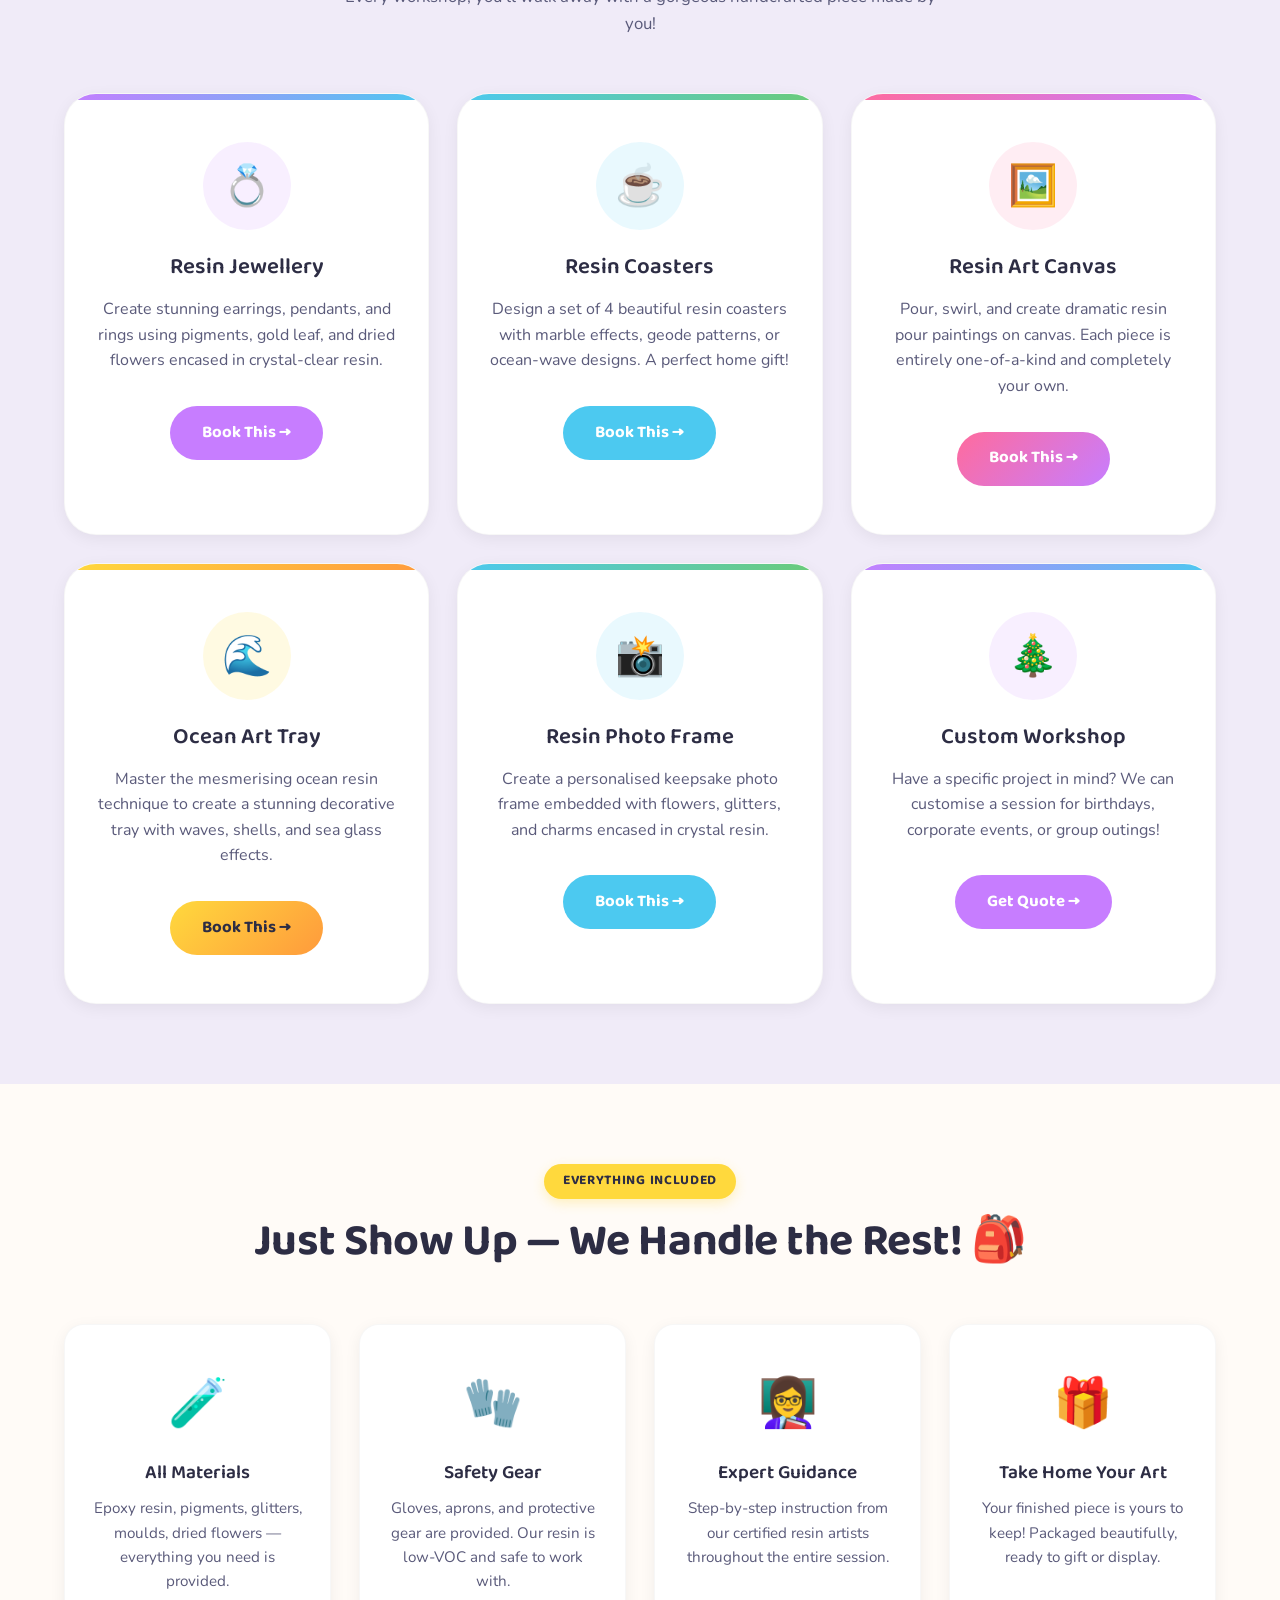
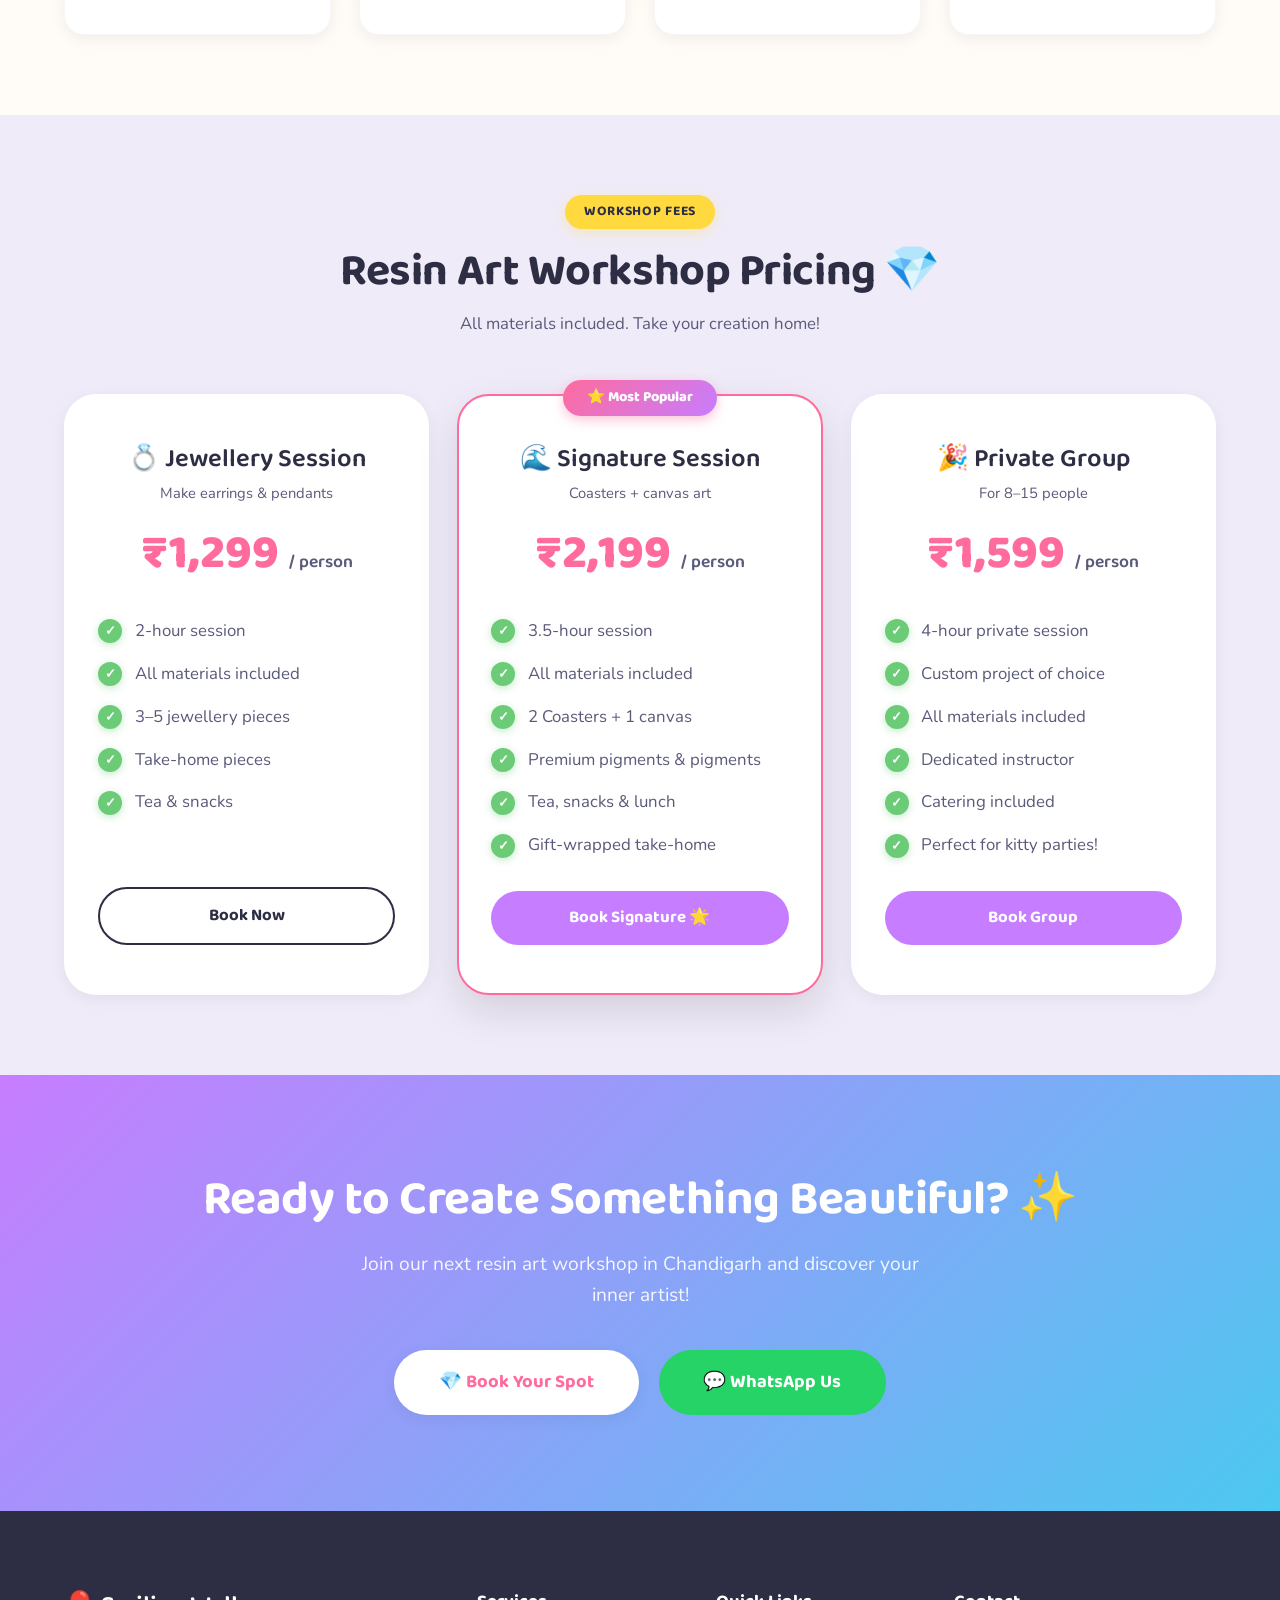
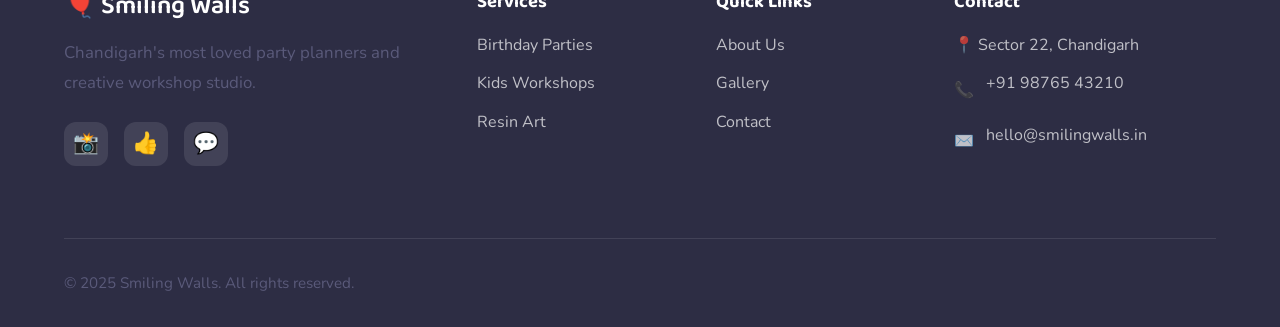
<file: resin-workshops.html>
<!DOCTYPE html>
<html lang="en">

<head>
  <meta charset="UTF-8" />
  <meta name="viewport" content="width=device-width, initial-scale=1.0" />
  <title>Resin Art Workshops in Chandigarh — Smiling Walls</title>
  <meta name="description"
    content="Learn resin art in Chandigarh with Smiling Walls. Create stunning jewellery, coasters, trays and more. Beginner-friendly workshops with expert instructors." />
  <meta name="keywords"
    content="resin art workshop Chandigarh, resin craft class, resin jewellery making Chandigarh, art workshop adults Chandigarh" />
  <meta property="og:title" content="Resin Art Workshops — Smiling Walls Chandigarh" />
  <meta property="og:description"
    content="Beginner-friendly resin art workshops in Chandigarh. Create beautiful handcrafted pieces to take home!" />
  <meta property="og:url" content="https://smilingwalls.in/resin-workshops.html" />
  <link rel="canonical" href="https://smilingwalls.in/resin-workshops.html" />
  <link rel="preconnect" href="https://fonts.googleapis.com" />
  <link rel="preconnect" href="https://fonts.gstatic.com" crossorigin />
  <link rel="stylesheet" href="https://cdnjs.cloudflare.com/ajax/libs/font-awesome/6.5.1/css/all.min.css" />
  <link rel="stylesheet" href="css/style.css" />
</head>

<body>
  <a href="#main" class="skip-link">Skip to main content</a>

  <nav class="navbar" role="navigation" aria-label="Main navigation">
    <div class="navbar-inner">
      <a href="index.html" class="navbar-brand">
        <div class="logo-icon" aria-hidden="true">🎈</div>
        Smiling <span>Walls</span>
      </a>
      <ul class="nav-links" role="list">
        <li><a href="index.html">Home</a></li>
        <li><a href="birthday-parties.html">Birthday Parties</a></li>
        <li><a href="kids-workshops.html">Kids Workshops</a></li>
        <li><a href="resin-workshops.html" class="active">Resin Art</a></li>
        <li><a href="gallery.html">Gallery</a></li>
        <li><a href="about.html">About</a></li>
        <li><a href="contact.html">Contact</a></li>
      </ul>
      <a href="contact.html" class="btn btn-primary nav-cta">🎉 Book Now</a>
      <button class="hamburger" aria-label="Toggle mobile menu"
        aria-expanded="false"><span></span><span></span><span></span></button>
    </div>
  </nav>
  <div id="mobile-menu" class="mobile-menu">
    <a href="index.html">🏠 Home</a>
    <a href="birthday-parties.html">🎂 Birthday Parties</a>
    <a href="kids-workshops.html">🎨 Kids Workshops</a>
    <a href="resin-workshops.html">💎 Resin Art</a>
    <a href="gallery.html">📸 Gallery</a>
    <a href="about.html">💛 About</a>
    <a href="contact.html">📞 Contact</a>
  </div>

  <main id="main">
    <!-- Page Hero -->
    <section class="page-hero" style="background:linear-gradient(135deg,#f5f0ff 0%,#ede8ff 50%,#f0e8ff 100%)">
      <div class="hero-confetti" aria-hidden="true"></div>
      <div class="container">
        <nav class="breadcrumb" aria-label="Breadcrumb">
          <a href="index.html">Home</a> <span>›</span>
          <span aria-current="page">Resin Art Workshops</span>
        </nav>
        <div class="badge" style="background:var(--purple);color:white">Resin Art</div>
        <h1>Create Stunning <span class="text-purple">Resin Art</span> from Scratch 💎</h1>
        <p>Discover the mesmerising world of epoxy resin art in Chandigarh. Beginner-friendly workshops where you create
          beautiful pieces to take home — jewellery, coasters, trays, and more!</p>
        <a href="contact.html" class="btn btn-purple btn-lg">💎 Join a Workshop</a>
      </div>
    </section>

    <!-- What Is Resin Art -->
    <section class="section-pad" aria-labelledby="resin-intro-heading">
      <div class="container">
        <div class="about-grid">
          <div class="animate-up">
            <div class="badge" style="background:var(--purple);color:white">What is Resin Art?</div>
            <h2 id="resin-intro-heading">Transform Imagination into <span class="text-purple">Liquid Art</span></h2>
            <p style="margin-bottom:1rem">Resin art is the craft of creating stunning, glossy pieces by mixing epoxy
              resin with pigments, glitters, flowers, and other embellishments. The results are breathtakingly beautiful
              — and completely unique!</p>
            <p style="margin-bottom:1.5rem">At Smiling Walls, our expert instructors guide you through every step of the
              process, from mixing ratios to pouring techniques. No experience needed — just curiosity and creativity!
            </p>
            <div style="display:flex;gap:1rem;flex-wrap:wrap">
              <div style="background:var(--light);border-radius:var(--radius-md);padding:1rem 1.5rem;text-align:center">
                <div style="font-size:1.8rem">🕐</div>
                <strong style="font-family:var(--font-head);display:block;margin-top:0.25rem">3–4 Hours</strong>
                <p style="font-size:0.85rem;margin:0">Per session</p>
              </div>
              <div style="background:var(--light);border-radius:var(--radius-md);padding:1rem 1.5rem;text-align:center">
                <div style="font-size:1.8rem">👩‍🎨</div>
                <strong style="font-family:var(--font-head);display:block;margin-top:0.25rem">All Levels</strong>
                <p style="font-size:0.85rem;margin:0">Welcome</p>
              </div>
              <div style="background:var(--light);border-radius:var(--radius-md);padding:1rem 1.5rem;text-align:center">
                <div style="font-size:1.8rem">📦</div>
                <strong style="font-family:var(--font-head);display:block;margin-top:0.25rem">Take Home</strong>
                <p style="font-size:0.85rem;margin:0">Your creation</p>
              </div>
            </div>
          </div>
          <div class="about-visual animate-up delay-2">
            <div class="about-img-card" style="background:linear-gradient(135deg,#f5f0ff,#ede8ff);font-size:5rem">💎
            </div>
            <div class="about-img-card" style="background:linear-gradient(135deg,#fff0f8,#ffe8f5);font-size:5rem">🌸
            </div>
            <div class="about-img-card" style="background:linear-gradient(135deg,#f0faff,#e0f4ff);font-size:5rem">✨
            </div>
            <div class="about-img-card" style="background:linear-gradient(135deg,#f0fff4,#e0ffe0);font-size:5rem">🎨
            </div>
          </div>
        </div>
      </div>
    </section>

    <!-- Workshop Options -->
    <section class="section-pad bg-light" aria-labelledby="resin-types-heading">
      <div class="container">
        <div class="section-title animate-up">
          <div class="badge">Workshop Types</div>
          <h2 id="resin-types-heading">What Will You Create? 🌈</h2>
          <p>Every workshop, you'll walk away with a gorgeous handcrafted piece made by you!</p>
        </div>

        <div class="services-grid">
          <article class="service-card purple animate-up delay-1">
            <div class="icon-wrap">💍</div>
            <h3>Resin Jewellery</h3>
            <p>Create stunning earrings, pendants, and rings using pigments, gold leaf, and dried flowers encased in
              crystal-clear resin.</p>
            <a href="contact.html" class="btn btn-purple">Book This →</a>
          </article>

          <article class="service-card teal animate-up delay-2">
            <div class="icon-wrap">☕</div>
            <h3>Resin Coasters</h3>
            <p>Design a set of 4 beautiful resin coasters with marble effects, geode patterns, or ocean-wave designs. A
              perfect home gift!</p>
            <a href="contact.html" class="btn btn-teal">Book This →</a>
          </article>

          <article class="service-card pink animate-up delay-3">
            <div class="icon-wrap">🖼️</div>
            <h3>Resin Art Canvas</h3>
            <p>Pour, swirl, and create dramatic resin pour paintings on canvas. Each piece is entirely one-of-a-kind and
              completely your own.</p>
            <a href="contact.html" class="btn btn-primary">Book This →</a>
          </article>

          <article class="service-card yellow animate-up delay-1">
            <div class="icon-wrap">🌊</div>
            <h3>Ocean Art Tray</h3>
            <p>Master the mesmerising ocean resin technique to create a stunning decorative tray with waves, shells, and
              sea glass effects.</p>
            <a href="contact.html" class="btn btn-secondary">Book This →</a>
          </article>

          <article class="service-card teal animate-up delay-2">
            <div class="icon-wrap">📸</div>
            <h3>Resin Photo Frame</h3>
            <p>Create a personalised keepsake photo frame embedded with flowers, glitters, and charms encased in crystal
              resin.</p>
            <a href="contact.html" class="btn btn-teal">Book This →</a>
          </article>

          <article class="service-card purple animate-up delay-3">
            <div class="icon-wrap">🎄</div>
            <h3>Custom Workshop</h3>
            <p>Have a specific project in mind? We can customise a session for birthdays, corporate events, or group
              outings!</p>
            <a href="contact.html" class="btn btn-purple">Get Quote →</a>
          </article>
        </div>
      </div>
    </section>

    <!-- What's Included -->
    <section class="section-pad" aria-labelledby="included-heading">
      <div class="container">
        <div class="section-title animate-up">
          <div class="badge">Everything Included</div>
          <h2 id="included-heading">Just Show Up — We Handle the Rest! 🎒</h2>
        </div>
        <div class="why-grid">
          <div class="why-card animate-up delay-1">
            <div class="icon">🧪</div>
            <h3>All Materials</h3>
            <p>Epoxy resin, pigments, glitters, moulds, dried flowers — everything you need is provided.</p>
          </div>
          <div class="why-card animate-up delay-2">
            <div class="icon">🧤</div>
            <h3>Safety Gear</h3>
            <p>Gloves, aprons, and protective gear are provided. Our resin is low-VOC and safe to work with.</p>
          </div>
          <div class="why-card animate-up delay-3">
            <div class="icon">👩‍🏫</div>
            <h3>Expert Guidance</h3>
            <p>Step-by-step instruction from our certified resin artists throughout the entire session.</p>
          </div>
          <div class="why-card animate-up delay-4">
            <div class="icon">🎁</div>
            <h3>Take Home Your Art</h3>
            <p>Your finished piece is yours to keep! Packaged beautifully, ready to gift or display.</p>
          </div>
        </div>
      </div>
    </section>

    <!-- Pricing -->
    <section class="section-pad bg-light" aria-labelledby="resin-pricing-heading">
      <div class="container">
        <div class="section-title animate-up">
          <div class="badge">Workshop Fees</div>
          <h2 id="resin-pricing-heading">Resin Art Workshop Pricing 💎</h2>
          <p>All materials included. Take your creation home!</p>
        </div>
        <div class="pricing-grid">
          <div class="pricing-card animate-up delay-1">
            <h3>💍 Jewellery Session</h3>
            <p style="font-size:0.92rem;color:var(--mid)">Make earrings & pendants</p>
            <div class="price">₹1,299 <small>/ person</small></div>
            <ul class="pricing-features">
              <li>2-hour session</li>
              <li>All materials included</li>
              <li>3–5 jewellery pieces</li>
              <li>Take-home pieces</li>
              <li>Tea & snacks</li>
            </ul>
            <a href="contact.html" class="btn btn-outline" style="width:100%;justify-content:center">Book Now</a>
          </div>

          <div class="pricing-card featured animate-up delay-2">
            <div class="popular-badge">⭐ Most Popular</div>
            <h3>🌊 Signature Session</h3>
            <p style="font-size:0.92rem;color:var(--mid)">Coasters + canvas art</p>
            <div class="price">₹2,199 <small>/ person</small></div>
            <ul class="pricing-features">
              <li>3.5-hour session</li>
              <li>All materials included</li>
              <li>2 Coasters + 1 canvas</li>
              <li>Premium pigments & pigments</li>
              <li>Tea, snacks & lunch</li>
              <li>Gift-wrapped take-home</li>
            </ul>
            <a href="contact.html" class="btn btn-purple" style="width:100%;justify-content:center">Book Signature
              🌟</a>
          </div>

          <div class="pricing-card animate-up delay-3">
            <h3>🎉 Private Group</h3>
            <p style="font-size:0.92rem;color:var(--mid)">For 8–15 people</p>
            <div class="price">₹1,599 <small>/ person</small></div>
            <ul class="pricing-features">
              <li>4-hour private session</li>
              <li>Custom project of choice</li>
              <li>All materials included</li>
              <li>Dedicated instructor</li>
              <li>Catering included</li>
              <li>Perfect for kitty parties!</li>
            </ul>
            <a href="contact.html" class="btn btn-purple" style="width:100%;justify-content:center">Book Group</a>
          </div>
        </div>
      </div>
    </section>

    <!-- CTA -->
    <section class="cta-banner" style="background:linear-gradient(135deg,var(--purple),var(--teal))">
      <div class="container">
        <h2>Ready to Create Something Beautiful? ✨</h2>
        <p>Join our next resin art workshop in Chandigarh and discover your inner artist!</p>
        <div class="cta-banner-btns">
          <a href="contact.html" class="btn btn-white btn-lg">💎 Book Your Spot</a>
          <a href="https://wa.me/919876543210?text=Hi!%20I%20want%20to%20join%20a%20resin%20art%20workshop."
            class="btn btn-whatsapp btn-lg" target="_blank" rel="noopener">💬 WhatsApp Us</a>
        </div>
      </div>
    </section>
  </main>

  <footer role="contentinfo">
    <div class="container">
      <div class="footer-grid">
        <div class="footer-brand">
          <h3>🎈 Smiling Walls</h3>
          <p>Chandigarh's most loved party planners and creative workshop studio.</p>
          <div class="social-links">
            <a href="#" class="social-link" aria-label="Instagram">📸</a>
            <a href="#" class="social-link" aria-label="Facebook">👍</a>
            <a href="https://wa.me/919876543210" class="social-link" aria-label="WhatsApp" target="_blank"
              rel="noopener">💬</a>
          </div>
        </div>
        <div class="footer-col">
          <h4>Services</h4>
          <a href="birthday-parties.html">Birthday Parties</a>
          <a href="kids-workshops.html">Kids Workshops</a>
          <a href="resin-workshops.html">Resin Art</a>
        </div>
        <div class="footer-col">
          <h4>Quick Links</h4>
          <a href="about.html">About Us</a>
          <a href="gallery.html">Gallery</a>
          <a href="contact.html">Contact</a>
        </div>
        <div class="footer-col footer-contact">
          <h4>Contact</h4>
          <p>📍 Sector 22, Chandigarh</p>
          <p>📞 <a href="tel:+919876543210">+91 98765 43210</a></p>
          <p>✉️ <a href="mailto:hello@smilingwalls.in">hello@smilingwalls.in</a></p>
        </div>
      </div>
      <div class="footer-bottom">
        <p>© 2025 Smiling Walls. All rights reserved.</p>
      </div>
    </div>
  </footer>

  <!-- WhatsApp FAB -->
  <a href="https://wa.me/9814910307?text=Hi%20Smiling%20Walls!%20I%20want%20to%20book%20an%20event."
    class="whatsapp-float" target="_blank" rel="noopener noreferrer" aria-label="Chat with us on WhatsApp">
    <i class="fab fa-whatsapp"></i>
  </a>

  <script src="js/main.js" defer></script>
</body>

</html>
</file>
<file: css/style.css>
/* ============================================================
   Smiling Walls — Global Stylesheet
   Design System: Playful Pastel + Vibrant Accents
   ============================================================ */

@import url('https://fonts.googleapis.com/css2?family=Baloo+2:wght@400;500;600;700;800&family=Nunito:wght@400;500;600;700&display=swap');

/* ---------- CSS Variables ---------- */
:root {
  /* Solid Colors */
  --pink: #FF6B9D;
  --yellow: #FFD93D;
  --purple: #C77DFF;
  --teal: #4CC9F0;
  --green: #6BCB77;
  --orange: #FF9A3C;
  --bg: #FFFBF7;
  --dark: #2D2D44;
  --mid: #5A5A7A;
  --light: #F0EBF8;
  --white: #FFFFFF;

  /* Gradients */
  --gradient-primary: linear-gradient(135deg, var(--pink), var(--purple));
  --gradient-secondary: linear-gradient(135deg, var(--yellow), var(--orange));
  --gradient-teal: linear-gradient(135deg, var(--teal), var(--green));

  /* Typography */
  --font-head: 'Baloo 2', cursive;
  --font-body: 'Nunito', sans-serif;

  /* Border Radius */
  --radius-sm: 12px;
  --radius-md: 20px;
  --radius-lg: 32px;
  --radius-xl: 48px;

  /* Shadows */
  --shadow-sm: 0 4px 16px rgba(0, 0, 0, 0.06);
  --shadow-md: 0 8px 24px rgba(0, 0, 0, 0.08);
  --shadow-lg: 0 16px 40px rgba(0, 0, 0, 0.12);
  --shadow-hover: 0 20px 40px rgba(255, 107, 157, 0.15); /* Brand colored hover shadow */

  /* Transitions */
  --transition: all 0.3s cubic-bezier(0.4, 0, 0.2, 1);
  --transition-bounce: all 0.4s cubic-bezier(0.68, -0.55, 0.265, 1.55);
}

/* ---------- Custom Scrollbar ---------- */
::-webkit-scrollbar {
  width: 12px;
}
::-webkit-scrollbar-track {
  background: var(--bg);
}
::-webkit-scrollbar-thumb {
  background: var(--pink);
  border-radius: 10px;
  border: 3px solid var(--bg);
}
::-webkit-scrollbar-thumb:hover {
  background: var(--purple);
}

/* ---------- Reset & Base ---------- */
*,
*::before,
*::after {
  box-sizing: border-box;
  margin: 0;
  padding: 0;
}

html {
  scroll-behavior: smooth;
  font-size: 16px;
  max-width: 100%;
  overflow-x: hidden;
}

body {
  font-family: var(--font-body);
  background-color: var(--bg);
  color: var(--dark);
  line-height: 1.6;
  overflow-x: hidden;
  -webkit-font-smoothing: antialiased;
  -moz-osx-font-smoothing: grayscale;
}

img {
  max-width: 100%;
  height: auto;
  display: block;
}

a {
  text-decoration: none;
  color: inherit;
  transition: var(--transition);
}

ul {
  list-style: none;
}

/* Accessibility Focus States */
:focus-visible {
  outline: 3px solid var(--pink);
  outline-offset: 3px;
  border-radius: 4px;
}

/* ---------- Typography ---------- */
h1, h2, h3, h4 {
  font-family: var(--font-head);
  line-height: 1.2;
  color: var(--dark);
}

h1 {
  font-size: clamp(2rem, 5vw, 3.8rem);
  font-weight: 800;
  letter-spacing: -0.02em;
}

h2 {
  font-size: clamp(1.6rem, 4vw, 2.8rem);
  font-weight: 700;
  letter-spacing: -0.01em;
}

h3 {
  font-size: clamp(1.2rem, 2.5vw, 1.6rem);
  font-weight: 600;
}

p {
  color: var(--mid);
  font-size: 1.05rem;
}

/* ---------- Layout Helpers ---------- */
.container {
  max-width: 1200px;
  margin: 0 auto;
  padding: 0 1.5rem;
}

.section-pad {
  padding: 5rem 0;
}

.section-title {
  text-align: center;
  margin-bottom: 3.5rem;
}

.section-title h2 {
  margin-bottom: 0.75rem;
}

.section-title p {
  max-width: 600px;
  margin: 0 auto;
}

.badge {
  display: inline-block;
  background: var(--yellow);
  color: var(--dark);
  font-family: var(--font-head);
  font-weight: 700;
  font-size: 0.85rem;
  padding: 0.4rem 1.2rem;
  border-radius: 50px;
  letter-spacing: 0.05em;
  text-transform: uppercase;
  margin-bottom: 1rem;
  box-shadow: 0 4px 12px rgba(255, 217, 61, 0.3);
}

/* ---------- Buttons ---------- */
.btn {
  display: inline-flex;
  align-items: center;
  justify-content: center;
  gap: 0.5rem;
  font-family: var(--font-head);
  font-weight: 700;
  font-size: 1.05rem;
  padding: 0.85rem 2rem;
  border-radius: 50px;
  border: none;
  cursor: pointer;
  transition: var(--transition-bounce);
  text-decoration: none;
  white-space: nowrap;
}

.btn:hover {
  transform: translateY(-3px);
  box-shadow: var(--shadow-md);
}

.btn:active {
  transform: translateY(1px) scale(0.97);
  box-shadow: var(--shadow-sm);
}

.btn-primary { background: var(--gradient-primary); color: var(--white); }
.btn-primary:hover { box-shadow: 0 8px 24px rgba(255, 107, 157, 0.4); }

.btn-secondary { background: var(--gradient-secondary); color: var(--dark); }
.btn-secondary:hover { box-shadow: 0 8px 24px rgba(255, 217, 61, 0.4); }

.btn-green { background: var(--green); color: var(--white); }
.btn-green:hover { background: #58b865; box-shadow: 0 8px 24px rgba(107, 203, 119, 0.3); }

.btn-teal { background: var(--teal); color: var(--white); }
.btn-teal:hover { background: #3ab5da; box-shadow: 0 8px 24px rgba(76, 201, 240, 0.3); }

.btn-purple { background: var(--purple); color: var(--white); }
.btn-purple:hover { background: #b060ef; box-shadow: 0 8px 24px rgba(199, 125, 255, 0.3); }

.btn-white { background: var(--white); color: var(--pink); box-shadow: var(--shadow-sm); }
.btn-white:hover { background: var(--yellow); color: var(--dark); }

.btn-outline { background: transparent; color: var(--dark); border: 2.5px solid var(--dark); }
.btn-outline:hover { background: var(--dark); color: var(--white); border-color: var(--dark); }

.btn-whatsapp { background: #25D366; color: var(--white); font-size: 1rem; }
.btn-whatsapp:hover { background: #1da851; box-shadow: 0 8px 24px rgba(37, 211, 102, 0.3); }

.btn-lg {
  padding: 1.1rem 2.8rem;
  font-size: 1.15rem;
}

/* ---------- Navbar ---------- */
.navbar {
  position: sticky;
  top: 0;
  z-index: 1000;
  background: rgba(255, 251, 247, 0.85);
  backdrop-filter: blur(16px);
  -webkit-backdrop-filter: blur(16px);
  border-bottom: 1px solid rgba(255, 107, 157, 0.1);
  transition: var(--transition);
}

.navbar.scrolled {
  box-shadow: var(--shadow-sm);
  background: rgba(255, 251, 247, 0.98);
}

.navbar-inner {
  display: flex;
  align-items: center;
  justify-content: space-between;
  height: 76px;
  padding: 0 1.5rem;
  max-width: 1200px;
  margin: 0 auto;
}

.navbar-brand {
  display: flex;
  align-items: center;
  gap: 0.6rem;
  font-family: var(--font-head);
  font-weight: 800;
  font-size: 1.6rem;
  color: var(--dark);
}

.navbar-brand .logo-icon {
  width: 44px;
  height: 44px;
  background: var(--gradient-primary);
  border-radius: 14px;
  display: flex;
  align-items: center;
  justify-content: center;
  font-size: 1.4rem;
  color: var(--white);
  box-shadow: 0 4px 12px rgba(255, 107, 157, 0.3);
  transition: var(--transition-bounce);
}

.navbar-brand:hover .logo-icon {
  transform: rotate(-10deg) scale(1.05);
}

.navbar-brand span {
  background: var(--gradient-primary);
  -webkit-background-clip: text;
  -webkit-text-fill-color: transparent;
  background-clip: text;
}

.nav-links {
  display: flex;
  align-items: center;
  gap: 0.25rem;
}

.nav-links a {
  font-family: var(--font-head);
  font-weight: 600;
  font-size: 1rem;
  color: var(--mid);
  padding: 0.5rem 1rem;
  border-radius: 10px;
  transition: var(--transition);
  position: relative;
}

.nav-links a::after {
  content: '';
  position: absolute;
  bottom: 2px;
  left: 50%;
  transform: translateX(-50%);
  width: 0;
  height: 3px;
  background: var(--pink);
  border-radius: 3px;
  transition: var(--transition-bounce);
}

.nav-links a:hover,
.nav-links a.active {
  color: var(--pink);
  background: rgba(255, 107, 157, 0.05);
}

.nav-links a.active::after {
  width: 20px;
}

.nav-cta {
  margin-left: 1rem;
}

/* Hamburger */
.hamburger {
  display: none;
  flex-direction: column;
  gap: 6px;
  cursor: pointer;
  padding: 8px;
  border: none;
  background: none;
  border-radius: 8px;
}

.hamburger span {
  display: block;
  width: 26px;
  height: 3px;
  background: var(--dark);
  border-radius: 4px;
  transition: var(--transition);
}

.hamburger.open span:nth-child(1) { transform: translateY(9px) rotate(45deg); background: var(--pink); }
.hamburger.open span:nth-child(2) { opacity: 0; }
.hamburger.open span:nth-child(3) { transform: translateY(-9px) rotate(-45deg); background: var(--pink); }

.mobile-menu {
  display: none;
  position: fixed;
  top: 76px;
  left: 0;
  right: 0;
  background: var(--white);
  border-bottom: 2px solid rgba(255, 107, 157, 0.15);
  padding: 1.5rem;
  z-index: 999;
  box-shadow: var(--shadow-lg);
  flex-direction: column;
  gap: 0.75rem;
  animation: fadeInDown 0.3s ease forwards;
}

@keyframes fadeInDown {
  from { opacity: 0; transform: translateY(-10px); }
  to { opacity: 1; transform: translateY(0); }
}

.mobile-menu.open {
  display: flex;
}

.mobile-menu a {
  font-family: var(--font-head);
  font-weight: 700;
  font-size: 1.1rem;
  color: var(--dark);
  padding: 0.85rem 1.2rem;
  border-radius: 12px;
  transition: var(--transition);
  background: var(--bg);
}

.mobile-menu a:hover,
.mobile-menu a.active {
  background: var(--light);
  color: var(--pink);
  transform: translateX(5px);
}

/* ---------- Hero ---------- */
.hero {
  position: relative;
  overflow: hidden;
  padding: 6rem 0 7rem;
  background: linear-gradient(135deg, #FFF0F8 0%, #F5F0FF 50%, #F0FAFF 100%);
}

.hero-confetti {
  position: absolute;
  inset: 0;
  pointer-events: none;
  overflow: hidden;
}

.confetti-dot {
  position: absolute;
  border-radius: 50%;
  animation: float 6s ease-in-out infinite alternate;
}

@keyframes float {
  0% { transform: translateY(0) rotate(0deg) scale(1); }
  100% { transform: translateY(-30px) rotate(180deg) scale(1.1); }
}

.hero-content {
  display: grid;
  grid-template-columns: 1fr 1fr;
  gap: 4rem;
  align-items: center;
}

.hero-text { z-index: 1; }

.hero-tagline {
  display: inline-flex;
  align-items: center;
  gap: 0.5rem;
  background: var(--gradient-secondary);
  color: var(--dark);
  font-family: var(--font-head);
  font-weight: 800;
  font-size: 0.9rem;
  padding: 0.5rem 1.4rem;
  border-radius: 50px;
  margin-bottom: 1.5rem;
  text-transform: uppercase;
  letter-spacing: 0.08em;
  box-shadow: 0 4px 16px rgba(255, 217, 61, 0.3);
}

.hero h1 { margin-bottom: 1.5rem; }
.hero h1 span { 
  background: var(--gradient-primary);
  -webkit-background-clip: text;
  -webkit-text-fill-color: transparent;
  background-clip: text;
}

.hero p {
  font-size: 1.2rem;
  margin-bottom: 2.5rem;
  max-width: 500px;
  line-height: 1.7;
}

.hero-btns {
  display: flex;
  gap: 1rem;
  flex-wrap: wrap;
}

.hero-visual {
  display: flex;
  justify-content: center;
  align-items: center;
  position: relative;
}

.hero-card-grid {
  display: grid;
  grid-template-columns: 1fr 1fr;
  gap: 1.25rem;
  position: relative;
}

.hero-service-card {
  background: var(--white);
  border-radius: var(--radius-md);
  padding: 2rem 1.5rem;
  text-align: center;
  box-shadow: var(--shadow-md);
  transition: var(--transition-bounce);
  animation: float-soft 5s ease-in-out infinite;
  display: flex;
  flex-direction: column;
  align-items: center;
  justify-content: center;
  aspect-ratio: 1;
}

@keyframes float-soft {
  0%, 100% { transform: translateY(0); }
  50% { transform: translateY(-10px); }
}

.hero-service-card:nth-child(2) { animation-delay: 0.5s; }
.hero-service-card:nth-child(3) { animation-delay: 1s; }
.hero-service-card:nth-child(4) { animation-delay: 1.5s; }

.hero-service-card:hover { 
  transform: translateY(-8px) scale(1.05); 
  box-shadow: var(--shadow-hover);
  animation-play-state: paused;
}

.hero-service-card .icon {
  font-size: 3rem;
  margin-bottom: 0.75rem;
}

.hero-service-card h4 {
  font-family: var(--font-head);
  font-size: 1rem;
  font-weight: 800;
  color: var(--dark);
}

/* ---------- Grids Helper ---------- */
.services-grid,
.testimonials-grid,
.pricing-grid,
.why-grid,
.about-grid,
.stats-row {
  display: grid;
  gap: 1.75rem;
}

.services-grid,
.testimonials-grid,
.pricing-grid,
.stats-row {
  grid-template-columns: repeat(3, 1fr);
}

.why-grid {
  grid-template-columns: repeat(4, 1fr);
}

.about-grid {
  grid-template-columns: 1fr 1fr;
  align-items: center;
  gap: 4rem;
}

/* ---------- Service Cards ---------- */
.service-card {
  background: var(--white);
  border-radius: var(--radius-lg);
  padding: 3rem 2rem;
  text-align: center;
  box-shadow: var(--shadow-sm);
  transition: var(--transition-bounce);
  position: relative;
  overflow: hidden;
  border: 1px solid rgba(0,0,0,0.03);
}

.service-card::before {
  content: '';
  position: absolute;
  top: 0;
  left: 0;
  right: 0;
  height: 6px;
  border-radius: var(--radius-lg) var(--radius-lg) 0 0;
  transition: var(--transition);
}

.service-card.pink::before { background: var(--gradient-primary); }
.service-card.yellow::before { background: var(--gradient-secondary); }
.service-card.purple::before { background: linear-gradient(135deg, var(--purple), var(--teal)); }
.service-card.teal::before { background: var(--gradient-teal); }

.service-card:hover {
  transform: translateY(-8px);
  box-shadow: var(--shadow-hover);
}

.service-card:hover::before {
  height: 8px;
}

.service-card .icon-wrap {
  width: 88px;
  height: 88px;
  border-radius: 50%;
  display: flex;
  align-items: center;
  justify-content: center;
  font-size: 2.5rem;
  margin: 0 auto 1.5rem;
  transition: var(--transition-bounce);
}

.service-card:hover .icon-wrap {
  transform: scale(1.1) rotate(5deg);
}

.service-card.pink .icon-wrap { background: rgba(255, 107, 157, 0.12); }
.service-card.yellow .icon-wrap { background: rgba(255, 217, 61, 0.15); }
.service-card.purple .icon-wrap { background: rgba(199, 125, 255, 0.12); }
.service-card.teal .icon-wrap { background: rgba(76, 201, 240, 0.12); }

.service-card h3 { margin-bottom: 1rem; font-size: 1.4rem; }
.service-card p { font-size: 1rem; margin-bottom: 2rem; line-height: 1.6; }

/* ---------- Why Choose Us ---------- */
.why-card {
  text-align: center;
  padding: 2.5rem 1.5rem;
  background: var(--white);
  border-radius: var(--radius-md);
  box-shadow: var(--shadow-sm);
  transition: var(--transition-bounce);
  border: 1px solid rgba(0,0,0,0.03);
}

.why-card:hover {
  transform: translateY(-6px);
  box-shadow: var(--shadow-hover);
}

.why-card .icon {
  font-size: 3rem;
  margin-bottom: 1.2rem;
  transition: var(--transition);
}

.why-card:hover .icon {
  transform: scale(1.15);
}

.why-card h3 {
  font-size: 1.2rem;
  margin-bottom: 0.75rem;
}

.why-card p {
  font-size: 0.95rem;
  line-height: 1.6;
}

/* ---------- Testimonials ---------- */
.testimonials-section {
  background: linear-gradient(135deg, #FFF0F8 0%, #F5F0FF 100%);
}

.testimonial-card {
  background: var(--white);
  border-radius: var(--radius-md);
  padding: 2.5rem 2rem;
  box-shadow: var(--shadow-sm);
  transition: var(--transition-bounce);
  position: relative;
  display: flex;
  flex-direction: column;
  height: 100%;
}

.testimonial-card:hover {
  transform: translateY(-6px);
  box-shadow: var(--shadow-hover);
}

.testimonial-card .quote {
  font-size: 4rem;
  color: var(--pink);
  font-family: Georgia, serif;
  line-height: 0.8;
  margin-bottom: 0.5rem;
  opacity: 0.4;
}

.testimonial-card p {
  font-size: 1.05rem;
  font-style: italic;
  margin-bottom: 2rem;
  color: var(--mid);
  flex-grow: 1;
}

.testimonial-author {
  display: flex;
  align-items: center;
  gap: 1rem;
  margin-top: auto;
}

.author-avatar {
  width: 50px;
  height: 50px;
  border-radius: 50%;
  display: flex;
  align-items: center;
  justify-content: center;
  font-size: 1.4rem;
  font-weight: 800;
  font-family: var(--font-head);
  color: var(--white);
  box-shadow: var(--shadow-sm);
}

.stars {
  color: #FFD93D;
  font-size: 1.1rem;
  margin-bottom: 0.25rem;
  letter-spacing: 2px;
}

/* ---------- Pricing ---------- */
.pricing-card {
  background: var(--white);
  border-radius: var(--radius-lg);
  padding: 3rem 2rem;
  text-align: center;
  box-shadow: var(--shadow-sm);
  transition: var(--transition-bounce);
  position: relative;
  border: 2px solid transparent;
  display: flex;
  flex-direction: column;
}

.pricing-card.featured {
  border-color: var(--pink);
  transform: scale(1.04);
  box-shadow: var(--shadow-lg);
  z-index: 2;
}

.pricing-card:hover {
  transform: translateY(-8px);
  box-shadow: var(--shadow-hover);
  border-color: rgba(255, 107, 157, 0.3);
}

.pricing-card.featured:hover {
  transform: scale(1.04) translateY(-8px);
  border-color: var(--pink);
}

.popular-badge {
  position: absolute;
  top: -16px;
  left: 50%;
  transform: translateX(-50%);
  background: var(--gradient-primary);
  color: var(--white);
  font-family: var(--font-head);
  font-weight: 800;
  font-size: 0.9rem;
  padding: 0.4rem 1.5rem;
  border-radius: 50px;
  white-space: nowrap;
  box-shadow: 0 4px 12px rgba(255, 107, 157, 0.4);
}

.pricing-card h3 { margin-bottom: 0.5rem; font-size: 1.6rem; }

.pricing-card .price {
  font-family: var(--font-head);
  font-size: 3rem;
  font-weight: 800;
  color: var(--pink);
  line-height: 1;
  margin: 1.5rem 0 0.5rem;
}

.pricing-card .price small {
  font-size: 1.1rem;
  color: var(--mid);
  font-weight: 600;
}

.pricing-features {
  text-align: left;
  margin: 2rem 0;
  display: flex;
  flex-direction: column;
  gap: 1rem;
  flex-grow: 1;
}

.pricing-features li {
  display: flex;
  align-items: center;
  gap: 0.8rem;
  font-size: 1.05rem;
  color: var(--mid);
}

.pricing-features li::before {
  content: '✓';
  width: 24px;
  height: 24px;
  background: var(--green);
  color: white;
  border-radius: 50%;
  display: flex;
  align-items: center;
  justify-content: center;
  font-size: 0.8rem;
  font-weight: 800;
  flex-shrink: 0;
  box-shadow: 0 2px 8px rgba(107, 203, 119, 0.4);
}

/* ---------- FAQ ---------- */
.faq-list {
  max-width: 800px;
  margin: 0 auto;
}

.faq-item {
  background: var(--white);
  border-radius: var(--radius-md);
  margin-bottom: 1.25rem;
  box-shadow: var(--shadow-sm);
  overflow: hidden;
  border: 1px solid rgba(0,0,0,0.03);
  transition: var(--transition);
}

.faq-item:hover {
  box-shadow: var(--shadow-md);
  border-color: rgba(255, 107, 157, 0.2);
}

.faq-question {
  width: 100%;
  background: none;
  border: none;
  padding: 1.5rem 1.8rem;
  display: flex;
  justify-content: space-between;
  align-items: center;
  cursor: pointer;
  font-family: var(--font-head);
  font-weight: 700;
  font-size: 1.15rem;
  color: var(--dark);
  text-align: left;
  transition: var(--transition);
}

.faq-question:hover { color: var(--pink); }

.faq-question .chevron {
  font-size: 1.4rem;
  transition: var(--transition-bounce);
  color: var(--pink);
}

.faq-item.open .faq-question .chevron { transform: rotate(180deg); }

.faq-answer {
  max-height: 0;
  overflow: hidden;
  transition: max-height 0.4s ease, padding 0.3s ease;
}

.faq-item.open .faq-answer {
  max-height: 400px;
}

.faq-answer p {
  padding: 0 1.8rem 1.5rem;
  font-size: 1.05rem;
  color: var(--mid);
  line-height: 1.7;
}

/* ---------- Gallery ---------- */
.gallery-grid {
  display: grid;
  grid-template-columns: repeat(3, 1fr);
  gap: 1.25rem;
}

.gallery-item {
  position: relative;
  border-radius: var(--radius-md);
  overflow: hidden;
  cursor: pointer;
  aspect-ratio: 1;
  background: var(--light);
  box-shadow: var(--shadow-sm);
  transition: var(--transition-bounce);
}

.gallery-item:hover {
  transform: translateY(-5px);
  box-shadow: var(--shadow-md);
}

.gallery-item:nth-child(4n+1) {
  grid-column: span 2;
}

.gallery-placeholder {
  width: 100%;
  height: 100%;
  display: flex;
  flex-direction: column;
  align-items: center;
  justify-content: center;
  gap: 0.75rem;
  transition: var(--transition);
}

.gallery-item:hover .gallery-placeholder {
  transform: scale(1.05);
}

.gallery-item .overlay {
  position: absolute;
  inset: 0;
  background: rgba(45, 45, 68, 0.85); /* Darker elegant overlay */
  display: flex;
  align-items: center;
  justify-content: center;
  opacity: 0;
  transition: var(--transition);
  font-size: 2.5rem;
  color: white;
  backdrop-filter: blur(2px);
}

.gallery-item:hover .overlay { opacity: 1; }

/* Lightbox */
.lightbox {
  display: none;
  position: fixed;
  inset: 0;
  background: rgba(15, 15, 25, 0.95);
  z-index: 9999;
  align-items: center;
  justify-content: center;
  padding: 2rem;
  backdrop-filter: blur(8px);
}

.lightbox.open { display: flex; animation: fadeIn 0.3s ease forwards; }

.lightbox-content {
  max-width: 900px;
  width: 100%;
  text-align: center;
  position: relative;
  animation: fadeInUp 0.4s ease forwards;
}

.lightbox-close {
  position: absolute;
  top: -3rem;
  right: 0;
  color: white;
  font-size: 2.5rem;
  cursor: pointer;
  background: none;
  border: none;
  line-height: 1;
  transition: var(--transition);
}

.lightbox-close:hover {
  transform: rotate(90deg);
  color: var(--pink);
}

.lightbox-img {
  width: 100%;
  aspect-ratio: 16/9;
  border-radius: var(--radius-lg);
  background: var(--light);
  display: flex;
  align-items: center;
  justify-content: center;
  font-size: 6rem;
  box-shadow: var(--shadow-lg);
}

/* ---------- Contact Form ---------- */
.contact-grid {
  display: grid;
  grid-template-columns: 1.2fr 1fr;
  gap: 4rem;
  align-items: start;
}

.contact-form {
  background: var(--white);
  border-radius: var(--radius-lg);
  padding: 3rem;
  box-shadow: var(--shadow-lg);
  border: 1px solid rgba(0,0,0,0.03);
}

.form-group { margin-bottom: 1.5rem; }

.form-group label {
  display: block;
  font-family: var(--font-head);
  font-weight: 700;
  font-size: 1.05rem;
  color: var(--dark);
  margin-bottom: 0.5rem;
}

.form-group input,
.form-group select,
.form-group textarea {
  width: 100%;
  padding: 1rem 1.2rem;
  border: 2px solid #E8E0F0;
  border-radius: var(--radius-sm);
  font-family: var(--font-body);
  font-size: 1.05rem;
  color: var(--dark);
  background: var(--bg);
  transition: var(--transition);
  outline: none;
}

.form-group input:focus,
.form-group select:focus,
.form-group textarea:focus {
  border-color: var(--pink);
  box-shadow: 0 0 0 4px rgba(255, 107, 157, 0.15);
  background: var(--white);
}

.form-group textarea {
  resize: vertical;
  min-height: 140px;
}

.form-row {
  display: grid;
  grid-template-columns: 1fr 1fr;
  gap: 1.5rem;
}

.form-success {
  display: none;
  background: #f0fff4;
  border: 2px solid var(--green);
  border-radius: var(--radius-md);
  padding: 1.5rem;
  text-align: center;
  color: var(--dark);
  font-family: var(--font-head);
  font-weight: 700;
  font-size: 1.1rem;
  margin-top: 1.5rem;
  box-shadow: 0 4px 12px rgba(107, 203, 119, 0.2);
}

/* ---------- Map & Contact Info ---------- */
.map-container {
  border-radius: var(--radius-lg);
  overflow: hidden;
  box-shadow: var(--shadow-md);
  margin-bottom: 2rem;
  border: 4px solid var(--white);
}

.map-container iframe {
  width: 100%;
  height: 380px;
  border: none;
  display: block;
}

.contact-info { margin-top: 2rem; }

.contact-info-item {
  display: flex;
  align-items: flex-start;
  gap: 1.2rem;
  margin-bottom: 1.5rem;
}

.contact-info-item .icon {
  width: 48px;
  height: 48px;
  border-radius: 14px;
  display: flex;
  align-items: center;
  justify-content: center;
  font-size: 1.4rem;
  flex-shrink: 0;
  transition: var(--transition-bounce);
}

.contact-info-item:hover .icon {
  transform: scale(1.1) rotate(-5deg);
}

.contact-info-item h4 {
  font-size: 0.95rem;
  color: var(--mid);
  font-family: var(--font-body);
  font-weight: 700;
  margin-bottom: 0.2rem;
  text-transform: uppercase;
  letter-spacing: 0.05em;
}

.contact-info-item p {
  font-size: 1.1rem;
  color: var(--dark);
  font-weight: 700;
}

/* ---------- About ---------- */
.about-visual {
  display: grid;
  grid-template-columns: 1fr 1fr;
  gap: 1.5rem;
}

.about-img-card {
  border-radius: var(--radius-lg);
  aspect-ratio: 1;
  display: flex;
  align-items: center;
  justify-content: center;
  font-size: 5rem;
  box-shadow: var(--shadow-sm);
  transition: var(--transition-bounce);
}

.about-img-card:hover {
  transform: translateY(-8px);
  box-shadow: var(--shadow-hover);
}

.about-img-card:nth-child(2) { margin-top: 3rem; }
.about-img-card:nth-child(3) { margin-top: -3rem; }

.stat-card {
  text-align: center;
  background: var(--white);
  border-radius: var(--radius-lg);
  padding: 2.5rem 1.5rem;
  box-shadow: var(--shadow-sm);
  transition: var(--transition-bounce);
  border: 1px solid rgba(0,0,0,0.03);
}

.stat-card:hover {
  transform: translateY(-5px);
  box-shadow: var(--shadow-hover);
}

.stat-card .number {
  font-family: var(--font-head);
  font-size: 3rem;
  font-weight: 800;
  background: var(--gradient-primary);
  -webkit-background-clip: text;
  -webkit-text-fill-color: transparent;
  background-clip: text;
  line-height: 1.1;
}

.stat-card p {
  font-size: 1rem;
  font-weight: 600;
  margin-top: 0.5rem;
  color: var(--dark);
}

/* ---------- Page Hero & Banners ---------- */
.page-hero {
  background: linear-gradient(135deg, #FFF0F8 0%, #F5F0FF 50%, #F0FAFF 100%);
  padding: 6rem 0 5rem;
  text-align: center;
  position: relative;
  overflow: hidden;
}

.page-hero h1 { margin-bottom: 1.25rem; }
.page-hero p {
  max-width: 650px;
  margin: 0 auto 2rem;
  font-size: 1.2rem;
  line-height: 1.7;
}

.cta-banner {
  background: var(--gradient-primary);
  color: var(--white);
  text-align: center;
  padding: 6rem 0;
  position: relative;
  overflow: hidden;
}

.cta-banner h2 { color: var(--white); margin-bottom: 1.25rem; font-size: clamp(2rem, 4vw, 3rem); }
.cta-banner p {
  color: rgba(255, 255, 255, 0.9);
  max-width: 600px;
  margin: 0 auto 2.5rem;
  font-size: 1.2rem;
}

.cta-banner-btns {
  display: flex;
  gap: 1.25rem;
  justify-content: center;
  flex-wrap: wrap;
}

/* ---------- Footer ---------- */
footer {
  background: var(--dark);
  color: rgba(255, 255, 255, 0.8);
  padding: 5rem 0 2rem;
}

.footer-grid {
  display: grid;
  grid-template-columns: 2fr 1fr 1fr 1.5fr;
  gap: 4rem;
  margin-bottom: 4rem;
}

.footer-brand h3 {
  font-family: var(--font-head);
  color: var(--white);
  font-size: 1.6rem;
  margin-bottom: 1rem;
}

.footer-brand p {
  font-size: 1.05rem;
  line-height: 1.8;
  margin-bottom: 1.5rem;
  max-width: 350px;
}

.social-links { display: flex; gap: 1rem; }

.social-link {
  width: 44px;
  height: 44px;
  border-radius: 12px;
  background: rgba(255, 255, 255, 0.1);
  display: flex;
  align-items: center;
  justify-content: center;
  font-size: 1.3rem;
  transition: var(--transition-bounce);
  color: var(--white);
}

.social-link:hover {
  background: var(--pink);
  transform: translateY(-4px) scale(1.1);
  box-shadow: 0 8px 20px rgba(255, 107, 157, 0.4);
}

.footer-col h4 {
  font-family: var(--font-head);
  color: var(--white);
  font-size: 1.15rem;
  margin-bottom: 1.25rem;
}

.footer-col a {
  display: block;
  color: rgba(255, 255, 255, 0.7);
  font-size: 1rem;
  margin-bottom: 0.8rem;
  transition: var(--transition);
}

.footer-col a:hover {
  color: var(--white);
  padding-left: 6px;
  text-shadow: 0 0 8px rgba(255, 255, 255, 0.3);
}

.footer-contact p {
  display: flex;
  align-items: center;
  gap: 0.75rem;
  font-size: 1rem;
  margin-bottom: 0.8rem;
  color: rgba(255, 255, 255, 0.7);
}

.footer-bottom {
  border-top: 1px solid rgba(255, 255, 255, 0.1);
  padding-top: 2rem;
  display: flex;
  justify-content: space-between;
  align-items: center;
  flex-wrap: wrap;
  gap: 1rem;
}

.footer-bottom p { font-size: 0.95rem; }

/* ---------- Floating WhatsApp Button ---------- */
.whatsapp-float {
  position: fixed;
  bottom: 24px;
  right: 24px;
  width: 64px;
  height: 64px;
  background: #25D366;
  color: #fff;
  border-radius: 50%;
  display: flex;
  align-items: center;
  justify-content: center;
  font-size: 32px;
  box-shadow: 0 4px 20px rgba(37, 211, 102, 0.4);
  z-index: 9999;
  text-decoration: none;
  transition: var(--transition-bounce);
  animation: pulse-whatsapp 2s infinite;
}

.whatsapp-float i {
  color: #fff;
  font-size: 34px;
}

.whatsapp-float:hover {
  transform: scale(1.1) translateY(-4px);
  box-shadow: 0 12px 28px rgba(37, 211, 102, 0.6);
  animation: none;
}

@keyframes pulse-whatsapp {
  0% { box-shadow: 0 0 0 0 rgba(37, 211, 102, 0.6); }
  70% { box-shadow: 0 0 0 15px rgba(37, 211, 102, 0); }
  100% { box-shadow: 0 0 0 0 rgba(37, 211, 102, 0); }
}

/* ---------- Utility Classes ---------- */
.text-pink { color: var(--pink); }
.text-yellow { color: var(--yellow); }
.text-purple { color: var(--purple); }
.text-teal { color: var(--teal); }
.text-green { color: var(--green); }

.text-gradient {
  background: var(--gradient-primary);
  -webkit-background-clip: text;
  -webkit-text-fill-color: transparent;
  background-clip: text;
}

.bg-pink { background: var(--pink); }
.bg-yellow { background: var(--yellow); }
.bg-purple { background: var(--purple); }
.bg-teal { background: var(--teal); }
.bg-green { background: var(--green); }
.bg-orange { background: var(--orange); }
.bg-light { background: var(--light); }

.text-center { text-align: center; }
.mt-1 { margin-top: 1rem; }
.mt-2 { margin-top: 2rem; }
.mb-1 { margin-bottom: 1rem; }
.mb-2 { margin-bottom: 2rem; }

.skip-link {
  position: absolute;
  left: -9999px;
  top: 1rem;
  background: var(--dark);
  color: var(--white);
  padding: 0.8rem 1.5rem;
  border-radius: 8px;
  font-weight: 800;
  z-index: 10000;
  transition: left 0.2s ease;
}
.skip-link:focus { left: 1rem; }

/* ---------- Animations ---------- */
@keyframes fadeInUp {
  from { opacity: 0; transform: translateY(30px); }
  to { opacity: 1; transform: translateY(0); }
}

@keyframes fadeIn {
  from { opacity: 0; }
  to { opacity: 1; }
}

.animate-up {
  opacity: 0;
  transform: translateY(30px);
  transition: opacity 0.7s cubic-bezier(0.165, 0.84, 0.44, 1), transform 0.7s cubic-bezier(0.165, 0.84, 0.44, 1);
}

.animate-up.visible { opacity: 1; transform: translateY(0); }
.delay-1 { transition-delay: 0.1s; }
.delay-2 { transition-delay: 0.2s; }
.delay-3 { transition-delay: 0.3s; }
.delay-4 { transition-delay: 0.4s; }

.breadcrumb {
  display: flex;
  align-items: center;
  gap: 0.6rem;
  font-size: 0.95rem;
  color: var(--mid);
  margin-bottom: 1.25rem;
  justify-content: center;
  font-weight: 600;
}
.breadcrumb a:hover { color: var(--pink); }


/* ============================================================
   Responsive Breakpoints
   ============================================================ */

/* Large Tablets & Small Desktops */
@media (max-width: 1024px) {
  .services-grid,
  .testimonials-grid,
  .pricing-grid,
  .why-grid {
    grid-template-columns: repeat(2, 1fr);
  }
  .footer-grid {
    grid-template-columns: 1fr 1fr;
  }
}

/* Tablets */
@media (max-width: 900px) {
  .hero-content {
    grid-template-columns: 1fr;
    text-align: center;
  }
  .hero-btns {
    justify-content: center;
  }
  .hero p {
    margin-left: auto;
    margin-right: auto;
  }
  .pricing-grid {
    grid-template-columns: 1fr;
    max-width: 450px;
    margin: 0 auto;
  }
  .pricing-card.featured {
    transform: scale(1);
  }
  .pricing-card.featured:hover {
    transform: translateY(-8px);
  }
  .about-grid,
  .contact-grid {
    grid-template-columns: 1fr;
  }
  .contact-grid {
    gap: 3rem;
  }
  .gallery-grid {
    grid-template-columns: 1fr 1fr;
  }
  .gallery-item:nth-child(4n+1) {
    grid-column: span 1;
  }
}

/* Small Tablets & Mobile Landscape */
@media (max-width: 768px) {
  .section-pad {
    padding: 4rem 0;
  }
  .nav-links,
  .nav-cta {
    display: none;
  }
  .hamburger {
    display: flex;
  }
  .services-grid,
  .testimonials-grid,
  .why-grid,
  .about-grid {
    grid-template-columns: 1fr;
  }
  .stats-row {
    grid-template-columns: 1fr 1fr;
  }
  .form-row {
    grid-template-columns: 1fr;
  }
  .footer-grid {
    grid-template-columns: 1fr;
    gap: 2.5rem;
  }
  .footer-bottom {
    flex-direction: column;
    text-align: center;
  }
  .cta-banner-btns {
    flex-direction: column;
  }
  .cta-banner-btns .btn {
    width: 100%;
    justify-content: center;
  }
}

/* Small Mobile Devices */
@media (max-width: 480px) {
  .stats-row,
  .gallery-grid {
    grid-template-columns: 1fr;
  }
  .hero-card-grid {
    grid-template-columns: 1fr 1fr;
  }
  .whatsapp-float {
    width: 56px;
    height: 56px;
    font-size: 26px;
    bottom: 16px;
    right: 16px;
  }
  .whatsapp-float i {
    font-size: 28px;
  }
  .contact-form {
    padding: 2rem 1.5rem;
  }
}
</file>
